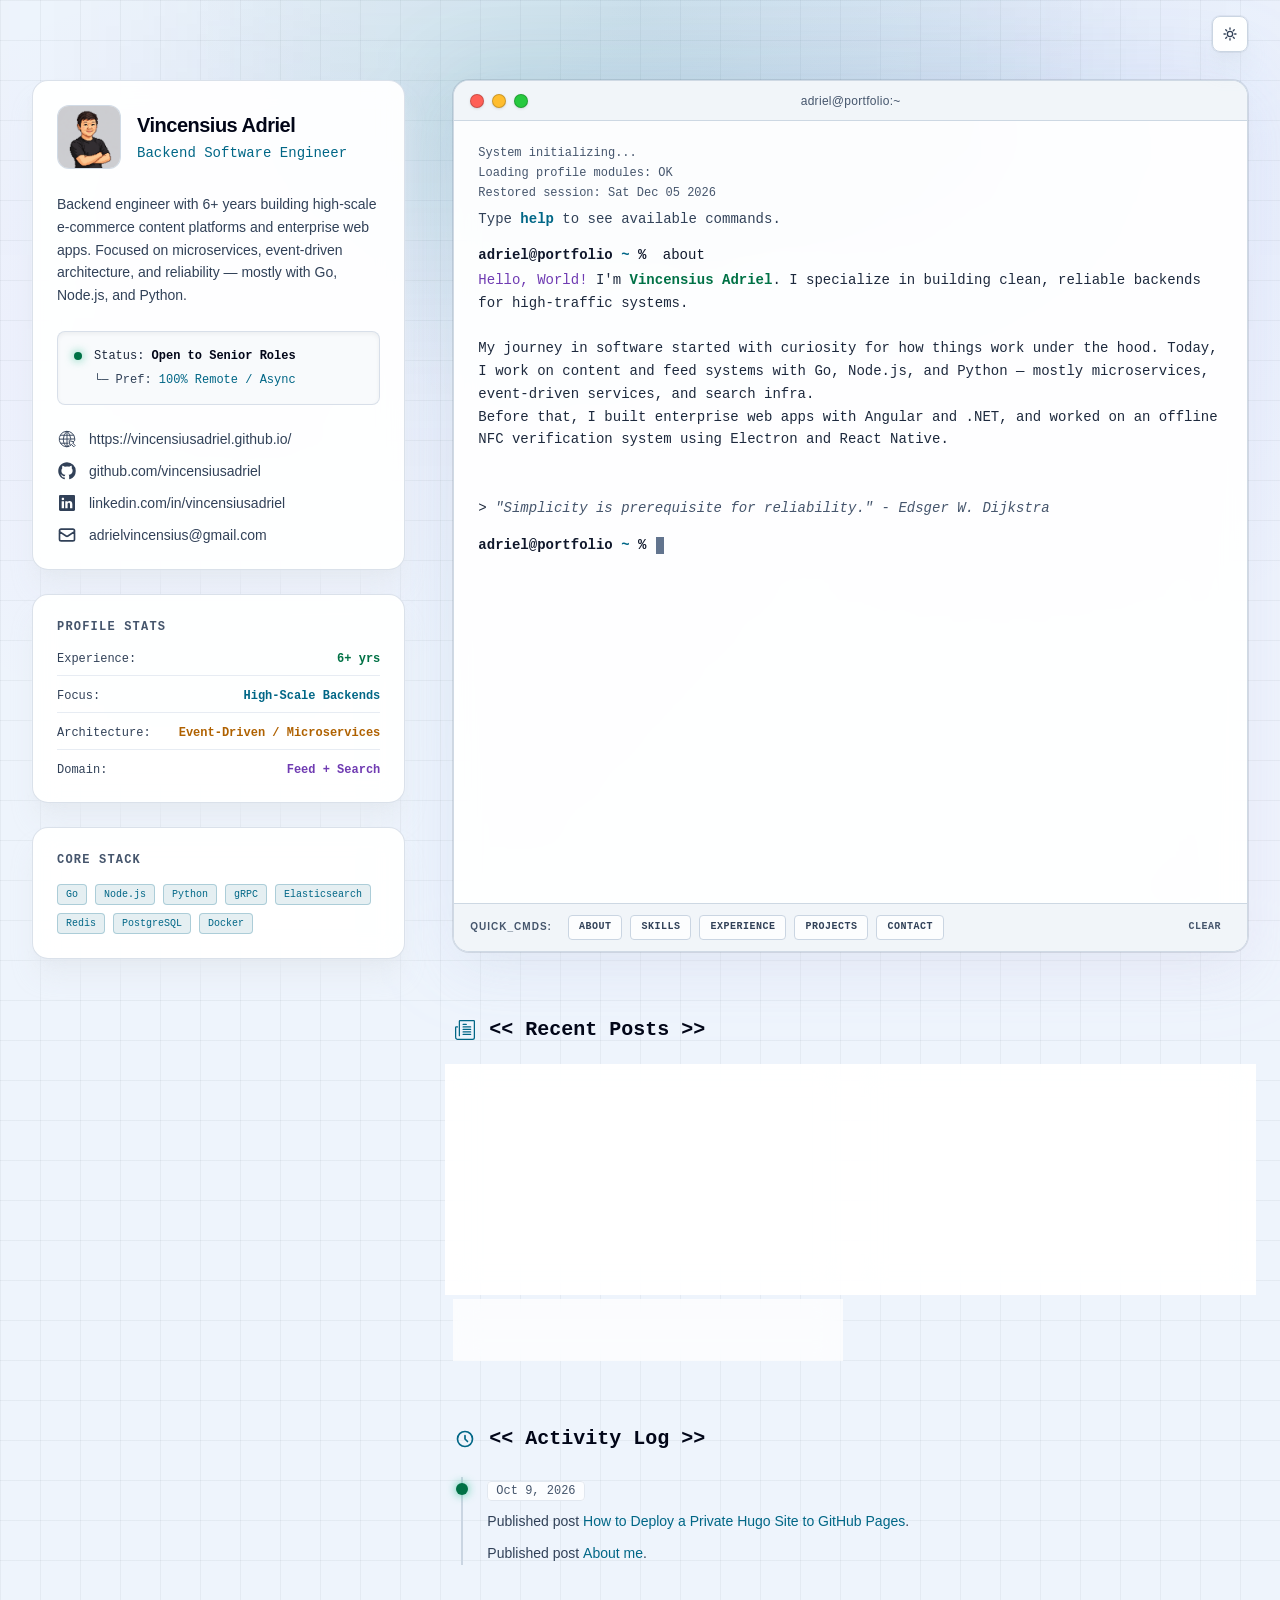
<file: index.html>
<!doctype html><html lang=en-us class=scroll-smooth x-data=themeToggle><head><meta name=generator content="Hugo 0.167.0"><meta charset=utf-8><meta name=viewport content="width=device-width,initial-scale=1"><meta name=color-scheme content="light dark"><title>Adriel's Portfolio</title><script src=/js/theme-scheme.728cc794b20914082a57bfe51ceb73a14cff2437c23c5c0ee3c2f0db88906d94.js integrity="sha256-cozHlLIJFAgqV7/lHOtzoUz/JDfCPFwO48Lw24iQbZQ=" crossorigin=anonymous></script><link rel=stylesheet href=/css/main.86b9f40b6a0e0cc98c6767ea21fa5c7d27d478be75fdd1663c678f2e48030283.css integrity="sha256-hrn0C2oODMmMZ2fqIfpcfSfUeL51/dFmPGePLkgDAoM=" crossorigin=anonymous><link rel=stylesheet href=/css/custom.788d962f2669d2a317c4f054971b04730b4ef89d23a3e83741158819b997ad4b.css integrity="sha256-eI2WLyZp0qMXxPBUlxsEcwtO+J0jo+g3QRWIGbmXrUs=" crossorigin=anonymous><script src=/js/main.cb27074bf61345f2470e300a818c52a4f5abc2df62e62c7552f097a1ec1d8359.js integrity="sha256-yycHS/YTRfJHDjAKgYxSpPWrwt9i5ix1UvCXoewdg1k=" crossorigin=anonymous defer></script></head><body class="min-h-screen bg-background text-foreground"><a class=nerdy-skip-link href=#main-content>Skip to main content</a><div class="fixed right-4 top-4 z-[80] sm:right-6 lg:right-8"><button class="nerdy-icon-button shadow-xl shadow-slate-300/30 backdrop-blur-md ring-1 ring-slate-900/5 dark:shadow-black/30 dark:ring-white/10" type=button aria-label="Toggle theme" aria-pressed=false x-on:click=toggle() x-bind:aria-pressed=dark.toString() x-bind:aria-label="dark ? 'Switch to light mode' : 'Switch to dark mode'">
<span x-show=dark x-cloak><svg class="h-4 w-4" aria-hidden="true" fill="none" stroke="currentColor" viewBox="0 0 24 24" stroke-width="2"><path stroke-linecap="round" stroke-linejoin="round" d="M20.354 15.354A9 9 0 018.646 3.646 9.003 9.003.0 0012 21a9.003 9.003.0 008.354-5.646z"/></svg>
</span><span x-show=!dark x-cloak><svg class="h-4 w-4" aria-hidden="true" fill="none" stroke="currentColor" viewBox="0 0 24 24" stroke-width="2"><path stroke-linecap="round" stroke-linejoin="round" d="M12 3v2m0 14v2m9-9h-2M5 12H3m15.364-6.364L16.95 7.05m-9.9 9.9-1.414 1.414m12.728.0-1.414-1.414m-9.9-9.9L5.636 5.636M12 8a4 4 0 100 8 4 4 0 000-8z"/></svg></span></button></div><main id=main-content tabindex=-1 class=w-full><div class="nerdy-page-surface nerdy-page-surface--home"><div class=nerdy-ambient-bg></div><div class=nerdy-top-glow></div><div class="nerdy-container pt-16 lg:pt-20"><div class="grid grid-cols-1 items-start gap-8 lg:grid-cols-12 lg:gap-12"><aside class="nerdy-sticky-sidebar lg:sticky lg:top-12 lg:col-span-4 lg:h-fit lg:self-start"><div class="flex flex-col gap-6"><section class=nerdy-sidebar-card><div class="mb-6 flex items-center gap-4"><div class="flex h-16 w-16 shrink-0 items-center justify-center overflow-hidden rounded-xl border border-slate-300/80 bg-slate-100/90 dark:border-slate-600 dark:bg-slate-900/70"><img class="h-full w-full object-cover" src=/images/81ce3317-8863-48f0-b924-30c2b5a42c04.png alt="Vincensius Adriel" width=1254 height=1254 loading=eager decoding=async fetchpriority=high></div><div><h1 class="text-xl font-bold tracking-tight text-slate-950 dark:text-white">Vincensius Adriel</h1><p class="mt-1 font-mono text-sm text-accent-cyan">Backend Software Engineer</p></div></div><p class="mb-6 text-sm leading-relaxed nerdy-muted">Backend engineer with 6+ years building high-scale e-commerce content platforms and enterprise web apps. Focused on microservices, event-driven architecture, and reliability — mostly with Go, Node.js, and Python.</p><div class="mb-6 flex flex-col gap-2 rounded-lg border border-slate-300/70 bg-slate-50/95 p-4 font-mono text-xs shadow-inner dark:border-slate-700 dark:bg-slate-900/45"><div class="flex items-center gap-3"><span class="h-2 w-2 animate-pulse rounded-full bg-accent-emerald shadow-[0_0_10px_rgba(16,185,129,0.75)]"></span>
<span class="text-slate-800 dark:text-slate-300">Status: <span class="font-bold text-slate-950 dark:text-white">Open to Senior Roles</span></span></div><div class="pl-5 nerdy-muted">└─ Pref: <span class=text-accent-cyan>100% Remote / Async</span></div></div><div class="flex flex-col gap-3"><a class="group flex items-center gap-3 text-sm nerdy-muted transition-colors hover:text-slate-950 dark:hover:text-white" href=https://vincensiusadriel.github.io/ target=_blank rel="noopener noreferrer"><span class="transition-colors group-hover:text-accent-cyan"><svg class="h-5 w-5" aria-hidden="true" viewBox="0 0 64 64" stroke-width="3" stroke="currentColor" fill="none"><path d="M39.93 55.72A24.86 24.86.0 1156.86 32.15a37.24 37.24.0 01-.73 6"/><path d="M37.86 51.1A47 47 0 0132 56.7"/><path d="M32 7A34.14 34.14.0 0143.57 30a34.07 34.07.0 01.09 4.85"/><path d="M32 7A34.09 34.09.0 0020.31 32.46c0 16.2 7.28 21 11.66 24.24"/><line x1="10.37" y1="19.9" x2="53.75" y2="19.9"/><line x1="32" y1="6.99" x2="32" y2="56.7"/><line x1="11.05" y1="45.48" x2="37.04" y2="45.48"/><line x1="7.14" y1="32.46" x2="56.86" y2="31.85"/><path d="M53.57 57 58 52.56l-8-8 4.55-2.91a.38.38.0 00-.12-.7L39.14 37.37a.39.39.0 00-.46.46L42 53.41a.39.39.0 00.71.13L45.57 49z"/></svg></span>
https://vincensiusadriel.github.io/
</a><a class="group flex items-center gap-3 text-sm nerdy-muted transition-colors hover:text-slate-950 dark:hover:text-white" href=https://github.com/vincensiusadriel target=_blank rel="noopener noreferrer"><span class="transition-colors group-hover:text-accent-cyan"><svg class="h-5 w-5" aria-hidden="true" viewBox="0 0 16 16" fill="none"><path fill="currentColor" fill-rule="evenodd" d="M8 1C4.133 1 1 4.13 1 7.993c0 3.09 2.006 5.71 4.787 6.635.35.064.478-.152.478-.337.0-.166-.006-.606-.01-1.19-1.947.423-2.357-.937-2.357-.937-.319-.808-.778-1.023-.778-1.023-.635-.434.048-.425.048-.425.703.05 1.073.72 1.073.72.624 1.07 1.638.76 2.037.582.063-.452.244-.76.444-.935-1.554-.176-3.188-.776-3.188-3.456.0-.763.273-1.388.72-1.876-.072-.177-.312-.888.07-1.85.0.0.586-.189 1.924.716A6.711 6.711.0 018 4.381c.595.003 1.194.08 1.753.236 1.336-.905 1.923-.717 1.923-.717.382.963.142 1.674.07 1.85.448.49.72 1.114.72 1.877.0 2.686-1.638 3.278-3.197 3.45.251.216.475.643.475 1.296.0.934-.009 1.688-.009 1.918.0.187.127.404.482.336A6.996 6.996.0 0015 7.993 6.997 6.997.0 008 1z" clip-rule="evenodd"/></svg></span>
github.com/vincensiusadriel
</a><a class="group flex items-center gap-3 text-sm nerdy-muted transition-colors hover:text-slate-950 dark:hover:text-white" href=https://linkedin.com/in/vincensiusadriel target=_blank rel="noopener noreferrer"><span class="transition-colors group-hover:text-accent-cyan"><svg class="h-5 w-5" aria-hidden="true" viewBox="2 2 20 20" fill="none"><path d="M18.72 3.99997H5.37C5.19793 3.99191 5.02595 4.01786 4.86392 4.07635 4.70189 4.13484 4.55299 4.22471 4.42573 4.34081 4.29848 4.45692 4.19537 4.59699 4.12232 4.75299 4.04927 4.909 4.0077 5.07788 4 5.24997V18.63C4.01008 18.9901 4.15766 19.3328 4.41243 19.5875 4.6672 19.8423 5.00984 19.9899 5.37 20H18.72C19.0701 19.9844 19.4002 19.8322 19.6395 19.5761 19.8788 19.32 20.0082 18.9804 20 18.63V5.24997C20.0029 5.08247 19.9715 4.91616 19.9078 4.76122 19.8441 4.60629 19.7494 4.466 19.6295 4.34895 19.5097 4.23191 19.3672 4.14059 19.2108 4.08058 19.0544 4.02057 18.8874 3.99314 18.72 3.99997zM9 17.34H6.67V10.21H9v7.13zM7.89 9.12997C7.72741 9.13564 7.5654 9.10762 7.41416 9.04768 7.26291 8.98774 7.12569 8.89717 7.01113 8.78166 6.89656 8.66615 6.80711 8.5282 6.74841 8.37647 6.6897 8.22474 6.66301 8.06251 6.67 7.89997 6.66281 7.73567 6.69004 7.57169 6.74995 7.41854 6.80986 7.26538 6.90112 7.12644 7.01787 7.01063 7.13463 6.89481 7.2743 6.80468 7.42793 6.74602 7.58157 6.68735 7.74577 6.66145 7.91 6.66997 8.07259 6.66431 8.2346 6.69232 8.38584 6.75226 8.53709 6.8122 8.67431 6.90277 8.78887 7.01828c.114570000000001.11551.20402.25346.26272.40519C9.1103 7.5752 9.13699 7.73743 9.13 7.89997 9.13719 8.06427 9.10996 8.22825 9.05005 8.3814 8.99014 8.53456 8.89888 8.6735 8.78213 8.78931 8.66537 8.90513 8.5257 8.99526 8.37207 9.05392 8.21843 9.11259 8.05423 9.13849 7.89 9.12997zM17.34 17.34H15v-3.9c0-.93-.33-1.57-1.16-1.57C13.5822 11.8722 13.3313 11.9541 13.1219 12.1045 12.9124 12.2549 12.7546 12.4664 12.67 12.71 12.605 12.8926 12.5778 13.0865 12.59 13.28v4.06h-2.3V10.21h2.3v1C12.7945 10.8343 13.0988 10.5225 13.4694 10.3089 13.84 10.0954 14.2624 9.98848 14.69 9.99997c1.51.0 2.65 1.00003 2.65 3.13003v4.21z" fill="currentColor"/></svg>
</span>linkedin.com/in/vincensiusadriel
</a><a class="group flex items-center gap-3 text-sm nerdy-muted transition-colors hover:text-slate-950 dark:hover:text-white" href=mailto:adrielvincensius@gmail.com><span class="transition-colors group-hover:text-accent-cyan"><svg class="h-5 w-5" aria-hidden="true" fill="none" stroke="currentColor" viewBox="0 0 24 24" stroke-width="2"><path stroke-linecap="round" stroke-linejoin="round" d="M3 8l7.89 5.26a2 2 0 002.22.0L21 8M5 19h14a2 2 0 002-2V7a2 2 0 00-2-2H5A2 2 0 003 7v10a2 2 0 002 2z"/></svg>
</span>adrielvincensius@gmail.com</a></div></section><section class=nerdy-sidebar-card><h2 class="mb-4 font-mono text-xs font-bold uppercase tracking-widest nerdy-muted-soft">Profile Stats</h2><div class="space-y-3 font-mono text-xs"><div class="flex items-center justify-between gap-4 border-b border-slate-200/80 pb-2 last:border-b-0 last:pb-0 dark:border-slate-700/50"><span class=nerdy-muted>Experience:</span>
<span class="text-right font-bold text-accent-emerald">6+ yrs</span></div><div class="flex items-center justify-between gap-4 border-b border-slate-200/80 pb-2 last:border-b-0 last:pb-0 dark:border-slate-700/50"><span class=nerdy-muted>Focus:</span>
<span class="text-right font-bold text-accent-cyan">High-Scale Backends</span></div><div class="flex items-center justify-between gap-4 border-b border-slate-200/80 pb-2 last:border-b-0 last:pb-0 dark:border-slate-700/50"><span class=nerdy-muted>Architecture:</span>
<span class="text-right font-bold text-accent-amber">Event-Driven / Microservices</span></div><div class="flex items-center justify-between gap-4 border-b border-slate-200/80 pb-2 last:border-b-0 last:pb-0 dark:border-slate-700/50"><span class=nerdy-muted>Domain:</span>
<span class="text-right font-bold text-accent-purple">Feed + Search</span></div></div></section><section class=nerdy-sidebar-card><h2 class="mb-4 font-mono text-xs font-bold uppercase tracking-widest nerdy-muted-soft">Core Stack</h2><div class="flex flex-wrap gap-2"><span class="nerdy-chip nerdy-chip-cyan">Go</span>
<span class="nerdy-chip nerdy-chip-cyan">Node.js</span>
<span class="nerdy-chip nerdy-chip-cyan">Python</span>
<span class="nerdy-chip nerdy-chip-cyan">gRPC</span>
<span class="nerdy-chip nerdy-chip-cyan">Elasticsearch</span>
<span class="nerdy-chip nerdy-chip-cyan">Redis</span>
<span class="nerdy-chip nerdy-chip-cyan">PostgreSQL</span>
<span class="nerdy-chip nerdy-chip-cyan">Docker</span></div></section></div></aside><div class="flex flex-col gap-8 lg:col-span-8"><div class="relative font-mono text-sm text-slate-900 dark:text-slate-100"><div class="absolute -inset-4 -z-10 rounded-[2rem] bg-gradient-to-br from-accent-cyan/10 via-indigo-300/8 to-fuchsia-300/8 blur-2xl dark:from-accent-cyan/20 dark:via-indigo-500/10 dark:to-fuchsia-500/15"></div><div class="flex w-full flex-col overflow-hidden rounded-2xl border border-slate-300/90 bg-white/95 shadow-2xl shadow-slate-300/30 ring-1 ring-slate-900/10 backdrop-blur-md transition-all duration-200 dark:border-slate-700/80 dark:bg-slate-950/95 dark:shadow-black/30 dark:ring-black/50" x-bind:class="isFullscreen ? 'fixed inset-3 z-[60] h-auto min-h-0 max-h-none !w-auto sm:inset-6' : 'relative z-10 h-[540px] min-h-[540px] max-h-[540px]'" x-data='terminalPortfolio({"autoCommand":"about","directory":"~","host":"portfolio","user":"adriel"})' x-on:theme-changed.window=recordThemeChange($event.detail.dark) x-on:keydown.escape.window=exitFullscreen() x-on:click=focusInput() x-cloak><div class="relative flex h-10 shrink-0 items-center gap-2 border-b border-slate-300/90 bg-slate-100/95 px-4 dark:border-slate-700/80 dark:bg-slate-800"><div class="group/traffic flex items-center gap-2"><div class="h-3.5 w-3.5 rounded-full border border-black/20 bg-[#ff5f56] shadow-sm"></div><div class="h-3.5 w-3.5 rounded-full border border-black/20 bg-[#ffbd2e] shadow-sm"></div><button class="group/maximize relative h-3.5 w-3.5 rounded-full border border-black/20 bg-[#27c93f] shadow-sm" type=button x-bind:title="isFullscreen ? 'Exit fullscreen' : 'Maximize terminal'" x-bind:aria-label="isFullscreen ? 'Exit fullscreen' : 'Maximize terminal'" x-on:click.stop=toggleFullscreen()>
<span class="absolute left-1/2 top-1/2 h-[1.5px] w-1.5 -translate-x-1/2 -translate-y-1/2 rounded bg-transparent transition-colors group-hover/traffic:bg-black/70 group-hover/maximize:bg-black/70"></span>
<span class="absolute left-1/2 top-1/2 h-1.5 w-[1.5px] -translate-x-1/2 -translate-y-1/2 rounded bg-transparent transition-colors group-hover/traffic:bg-black/70 group-hover/maximize:bg-black/70" x-show=!isFullscreen></span></button></div><div class="pointer-events-none absolute inset-x-0 text-center font-sans text-xs font-medium tracking-wide text-slate-600 dark:text-slate-400">adriel@portfolio:~</div></div><div class="min-h-0 flex-1 overflow-y-auto scroll-smooth p-4 text-slate-900 dark:text-slate-100 md:p-6" x-ref=container role=log aria-live=polite aria-atomic=false aria-label="Terminal output"><div class=w-full><template x-for="(entry, index) in history" :key=index><div><div class=mb-1 x-show="entry.type === 'command'"><span class="mr-2 font-bold text-slate-900 dark:text-slate-100"><span x-text="`${prompt.user}@${prompt.host}`"></span>
<span class=text-accent-cyan x-text=prompt.directory></span>
%
</span><span class="text-slate-900 dark:text-slate-100" x-text=entry.command></span></div><div x-show="entry.type === 'output'" x-html=entry.html></div></div></template></div><div class="relative mt-2 flex cursor-text items-center" x-on:click.stop=focusInput()><span class="mr-2 font-bold text-slate-900 dark:text-slate-100"><span x-text="`${prompt.user}@${prompt.host}`"></span>
<span class=text-accent-cyan x-text=prompt.directory></span>
%
</span><span class="whitespace-pre text-slate-900 dark:text-slate-100" x-text=input></span>
<span class="ml-0.5 block h-[1.2em] w-2 animate-pulse bg-slate-500 dark:bg-slate-400"></span>
<input class="absolute left-0 top-0 h-full w-full cursor-text border-none bg-transparent text-transparent opacity-0 outline-none ring-0" type=text aria-label="Terminal command input" autocomplete=off spellcheck=false x-ref=input x-model=input x-on:keydown.enter.prevent=submit() x-bind:disabled=isProcessing></div></div><div class="hide-scrollbar flex h-12 shrink-0 items-center gap-2 overflow-x-auto whitespace-nowrap border-t border-slate-300/90 bg-slate-100/95 px-4 dark:border-slate-700/80 dark:bg-slate-800/50"><div class="mr-2 hidden select-none font-sans text-[10px] font-bold uppercase tracking-widest text-slate-600 dark:text-slate-500 sm:block">Quick_Cmds:</div><template x-for="command in quickCommands" :key=command.name><button class="rounded border border-slate-300 bg-white/80 px-2.5 py-1 font-mono text-[10px] font-bold uppercase tracking-wider text-slate-700 transition-colors hover:border-accent-cyan/40 hover:bg-white hover:text-accent-cyan active:scale-95 dark:border-slate-600 dark:bg-slate-700/50 dark:text-slate-300 dark:hover:bg-slate-600" type=button x-text=command.label x-bind:aria-label="`Run terminal command: ${command.label}`" x-on:click.stop=runQuickCommand(command.name)></button>
</template><button class="ml-auto rounded bg-transparent px-2.5 py-1 font-mono text-[10px] font-bold uppercase tracking-wider text-slate-600 transition-colors hover:bg-slate-100 hover:text-accent-cyan active:scale-95 dark:text-slate-400 dark:hover:bg-slate-700/50" type=button aria-label="Clear terminal output" x-on:click.stop="runQuickCommand('clear')">Clear</button></div><div class=hidden aria-hidden=true><template data-terminal-command=help data-label=Help data-description="List available commands" data-weight=0><pre class="font-mono whitespace-pre-wrap leading-relaxed">Available commands:
  <span class="font-bold text-accent-cyan">about</span>       <span class=nerdy-muted>- Information about me</span>
  <span class="font-bold text-accent-cyan">skills</span>      <span class=nerdy-muted>- My technical stack</span>
  <span class="font-bold text-accent-cyan">experience</span>  <span class=nerdy-muted>- Professional work history</span>
  <span class="font-bold text-accent-cyan">projects</span>    <span class=nerdy-muted>- View my portfolio projects</span>
  <span class="font-bold text-accent-cyan">contact</span>     <span class=nerdy-muted>- How to reach me</span>
  <span class="font-bold text-accent-cyan">clear</span>       <span class=nerdy-muted>- Clear terminal output</span>
  <span class="font-bold text-accent-cyan">whoami</span>      <span class=nerdy-muted>- Print current user</span>
  <span class="font-bold text-accent-cyan">date</span>        <span class=nerdy-muted>- Display current system date</span>
  <span class="font-bold text-accent-cyan">echo</span>        <span class=nerdy-muted>- Print text back to the terminal</span>
  <span class="font-bold text-accent-cyan">sudo</span>        <span class=nerdy-muted>- Try elevated privileges</span></pre></template><template data-terminal-command=whoami data-label=Whoami data-description="Print current user" data-weight=90><pre class="font-mono whitespace-pre-wrap leading-relaxed"><span class=text-accent-amber>adriel</span></pre></template><template data-terminal-command=about data-label=About data-description="Information about me" data-quick=true data-weight=10><pre class="font-mono whitespace-pre-wrap leading-relaxed"><span class=text-accent-purple>Hello, World!</span> I'm <span class="font-bold text-accent-emerald">Vincensius Adriel</span>. I specialize in building clean, reliable backends for high-traffic systems.

My journey in software started with curiosity for how things work under the hood. Today, I work on content and feed systems with Go, Node.js, and Python — mostly microservices, event-driven services, and search infra.
Before that, I built enterprise web apps with Angular and .NET, and worked on an offline NFC verification system using Electron and React Native.


&gt; <span class="italic nerdy-muted-soft">"Simplicity is prerequisite for reliability." - Edsger W. Dijkstra</span>
</pre></template><template data-terminal-command=contact data-label=Contact data-description="How to reach me" data-quick=true data-weight=50><pre class="font-mono whitespace-pre-wrap leading-relaxed">Based in Indonesia.

<span class=text-accent-cyan>   Email : </span><a class="pointer-events-auto relative z-50 text-accent-amber underline" href=mailto:adrielvincensius@gmail.com>adrielvincensius@gmail.com</a>
<span class=text-accent-cyan>  GitHub : </span><a class="pointer-events-auto relative z-50 nerdy-link underline" href=https://github.com/vincensiusadriel target=_blank rel="noopener noreferrer">https://github.com/vincensiusadriel</a>
<span class=text-accent-cyan>LinkedIn : </span><a class="pointer-events-auto relative z-50 nerdy-link underline" href=https://www.linkedin.com/in/vincensius-adriel-b830a6172/ target=_blank rel="noopener noreferrer">https://www.linkedin.com/in/vincensius-adriel-b830a6172/</a>

For professional inquiries, feel free to get in touch.</pre></template><template data-terminal-command=experience data-label=Experience data-description="Professional work history" data-quick=true data-weight=30><pre class="font-mono whitespace-pre-wrap leading-relaxed"><span class="font-bold text-accent-emerald">Software Engineer, Content and Feed Backend</span> @ <span class=text-accent-purple>Tokopedia (ByteDance)</span>
<span class="text-sm nerdy-muted-soft">August 2021 - July 2026</span>
<span class=text-accent-amber>-</span> Led a secure object-storage migration end to end, building an automated Go migrator with AWS Athena and NSQ, monitoring 56 active buckets, backfilling 1.3 billion files, and executing a seamless read/write cutover from AWS to the target cloud.
<span class=text-accent-amber>-</span> Designed and implemented a builder-based recommendation architecture with reusable filtering, ranking, post-processing, and criteria components, reducing new-use-case implementation from 3 story points to 1 and infrastructure costs by approximately $960 per month.
<span class=text-accent-amber>-</span> Led backend projects within a 19-member team and mentored 4 engineers through code and design reviews, including 67 merge-request reviews in 2025.
<span class=text-accent-amber>-</span> Engineered and scaled core backend services for Tokopedia Play short-video and feed experiences, supporting ~2,000 QPS for content views and ~300 QPS for content and video write synchronization.
<span class=text-accent-amber>-</span> Optimized Elasticsearch queries across Tokopedia content pages, reducing average latency from 1.2 seconds to 500 ms, and migrated search and recommendation flows to a high-availability client to resolve replication lag and deadlocks.
<span class=text-accent-amber>-</span> Delivered campaign integrations between Tokopedia and TikTok Shop that supported up to 1,000 RPS at peak, using event sourcing and failover mechanisms.
<span class=text-accent-amber>-</span> Led an ad-content migration with product, data science, and data engineering teams, designing a scheduled Hive-to-MySQL pipeline that processed up to 1 million items daily for GMV-generating content.

<span class="font-bold text-accent-emerald">Full Stack Developer</span> @ <span class=text-accent-purple>PT Adicipta Inovasi Teknologi (AdIns)</span>
<span class="text-sm nerdy-muted-soft">February 2020 - August 2021</span>
<span class=text-accent-amber>-</span> Built enterprise financial applications for a large multi-finance client using Angular and .NET Framework.
<span class=text-accent-amber>-</span> Migrated legacy ASP.NET components in the Internal Journal Engine and Asset Management System to Angular and .NET Core as part of a core-systems modernization.
<span class=text-accent-amber>-</span> Built a Learning Management System with real-time course booking, learner dashboards, certificate management, and certification tracking using Node.js, Socket.IO, and Vue.js.

</pre></template><template data-terminal-command=projects data-label=Projects data-description="View my portfolio projects" data-quick=true data-weight=40><pre class="font-mono whitespace-pre-wrap leading-relaxed"><span class=text-accent-purple>1.</span> <span class="font-bold text-accent-cyan">Offline NFC Certification Verification System</span> <span class="nerdy-chip nerdy-chip-purple align-middle uppercase">Contract</span>
   <span class=text-accent-cyan>Role:</span> Software Engineer (Part-time Contract), PT Delta Delapan | March 2023 - July 2023
   <span class=text-accent-cyan>Tech:</span> Electron.js, Vue, Node.js, React Native, NDEF, SQL Server
   <span class=text-accent-cyan>Desc:</span> Designed for Kalimantan Nitrate Indonesia and used by 100&#43; employees in limited-connectivity industrial environments, enabling offline identity and safety certification validation at checkpoints.

</pre></template><template data-terminal-command=skills data-label=Skills data-description="My technical stack" data-quick=true data-weight=20><pre class="font-mono whitespace-pre-wrap leading-relaxed">{
  <span class=text-accent-emerald>"languages"</span>: [<span class=text-accent-amber>"Go"</span>, <span class=text-accent-amber>"C#"</span>, <span class=text-accent-amber>"Python"</span>, <span class=text-accent-amber>"JavaScript"</span>, <span class=text-accent-amber>"TypeScript"</span>],
  <span class=text-accent-emerald>"backend_apis"</span>: [<span class=text-accent-amber>".NET Framework/Core"</span>, <span class=text-accent-amber>"Node.js"</span>, <span class=text-accent-amber>"fasthttp"</span>, <span class=text-accent-amber>"Kitex"</span>, <span class=text-accent-amber>"gRPC"</span>, <span class=text-accent-amber>"Protocol Buffers"</span>, <span class=text-accent-amber>"REST APIs"</span>, <span class=text-accent-amber>"WebSockets"</span>],
  <span class=text-accent-emerald>"data_cloud"</span>: [<span class=text-accent-amber>"Elasticsearch"</span>, <span class=text-accent-amber>"Redis"</span>, <span class=text-accent-amber>"PostgreSQL"</span>, <span class=text-accent-amber>"MySQL"</span>, <span class=text-accent-amber>"SQL Server"</span>, <span class=text-accent-amber>"Hive"</span>, <span class=text-accent-amber>"AWS Athena"</span>, <span class=text-accent-amber>"AWS S3"</span>],
  <span class=text-accent-emerald>"messaging_architecture"</span>: [<span class=text-accent-amber>"RabbitMQ"</span>, <span class=text-accent-amber>"NSQ"</span>],
  <span class=text-accent-emerald>"systems"</span>: [<span class=text-accent-amber>"distributed systems"</span>, <span class=text-accent-amber>"recommendation systems"</span>, <span class=text-accent-amber>"event sourcing"</span>, <span class=text-accent-amber>"microservices"</span>],
  <span class=text-accent-emerald>"infrastructure_delivery"</span>: [<span class=text-accent-amber>"Docker"</span>, <span class=text-accent-amber>"Jenkins"</span>, <span class=text-accent-amber>"CI/CD"</span>, <span class=text-accent-amber>"observability"</span>, <span class=text-accent-amber>"performance tuning"</span>, <span class=text-accent-amber>"Linux/SSH"</span>]
}</pre></template></div></div></div><section class=mt-8 id=recent-posts><div class=nerdy-section-heading><span class="flex h-6 w-6 shrink-0 items-center justify-center text-accent-cyan" style=color:var(--accent-cyan)><svg class="h-5 w-5" aria-hidden="true" viewBox="0 0 32 32" fill="none"><g clip-path="url(#clip0_901_889)"><path d="M7 25V2.005S7 1 8 1H30S31 1.005 31 2.005v26S31 31 28 31H4S1 31.005 1 27.005v-15S1 11 2 11H4m9-4h5m-5 4H25M13 15H25M13 19H25M13 23H25" stroke="currentColor" stroke-width="2" stroke-linecap="round" stroke-linejoin="round"/></g><defs><clipPath id="clip0_901_889"><rect width="32" height="32" fill="#fff"/></clipPath></defs></svg></span><h2 class=nerdy-section-title>&lt;&lt; Recent Posts >></h2></div><div class="grid grid-cols-1 gap-4 sm:grid-cols-2"><a class="group nerdy-card nerdy-card-hover nerdy-card-accent-cyan relative block overflow-hidden p-5" href=/posts/how_to/hugo/deploy-hugo-sites-to-github-pages/><time class="mb-2 block font-mono text-xs nerdy-muted-soft" datetime=2026-10-09>2026-10-09</time><h3 class="mb-2 text-lg font-semibold nerdy-card-title nerdy-title-accent-cyan">How to Deploy a Private Hugo Site to GitHub Pages</h3><p class="mb-4 line-clamp-2 text-sm leading-6 nerdy-muted">Build a Hugo site in a private repository and publish only its generated files through a public GitHub Pages repository.</p><div class="flex flex-wrap gap-2"><span class="nerdy-chip nerdy-chip-cyan">#hugo</span>
<span class="nerdy-chip nerdy-chip-cyan">#github-pages</span>
<span class="nerdy-chip nerdy-chip-cyan">#github-actions</span></div></a><a class="group nerdy-card nerdy-card-hover nerdy-card-accent-cyan relative block overflow-hidden p-5" href=/posts/profile/about_me/about_me/><time class="mb-2 block font-mono text-xs nerdy-muted-soft" datetime=2026-10-09>2026-10-09</time><h3 class="mb-2 text-lg font-semibold nerdy-card-title nerdy-title-accent-cyan">About me</h3><p class="mb-4 line-clamp-2 text-sm leading-6 nerdy-muted">Senior backend software engineer with 6+ years of experience building and scaling high-throughput e-commerce systems.</p><div class="flex flex-wrap gap-2"><span class="nerdy-chip nerdy-chip-cyan">#profile</span>
<span class="nerdy-chip nerdy-chip-cyan">#about-me</span></div></a><a class="group flex items-center justify-center nerdy-card-dashed p-5" href=/posts/><span class="font-mono text-sm nerdy-muted transition-colors group-hover:text-accent-cyan">View all posts -></span></a></div></section><section class="mb-4 mt-8" id=activity-logs><div class=nerdy-section-heading><span class="flex h-6 w-6 shrink-0 items-center justify-center text-accent-cyan" style=color:var(--accent-cyan)><svg class="h-5 w-5" aria-hidden="true" fill="none" stroke="currentColor" viewBox="0 0 24 24" stroke-width="2"><path stroke-linecap="round" stroke-linejoin="round" d="M12 8v4l3 3m6-3A9 9 0 113 12a9 9 0 0118 0z"/></svg></span><h2 class=nerdy-section-title>&lt;&lt; Activity Log >></h2></div><div class="relative ml-2 space-y-6 border-l-2 border-slate-300 pl-6 dark:border-slate-700"><article class=relative><span class="absolute -left-[31px] top-1.5 h-3 w-3 rounded-full bg-accent-emerald shadow-[0_0_10px_rgba(16,185,129,0.75)]"></span>
<time class="rounded border border-slate-200 bg-white/80 px-2 py-0.5 font-mono text-xs nerdy-muted-soft dark:border-slate-700 dark:bg-slate-800" datetime=2026-10-09>Oct 9, 2026</time><div class="mt-2 space-y-2 text-sm leading-6 text-slate-700 dark:text-slate-300"><p>Published post <a class=nerdy-link href=/posts/how_to/hugo/deploy-hugo-sites-to-github-pages/>How to Deploy a Private Hugo Site to GitHub Pages</a>.</p><p>Published post <a class=nerdy-link href=/posts/profile/about_me/about_me/>About me</a>.</p></div></article></div></section></div></div></div></div></main></body></html>
</file>
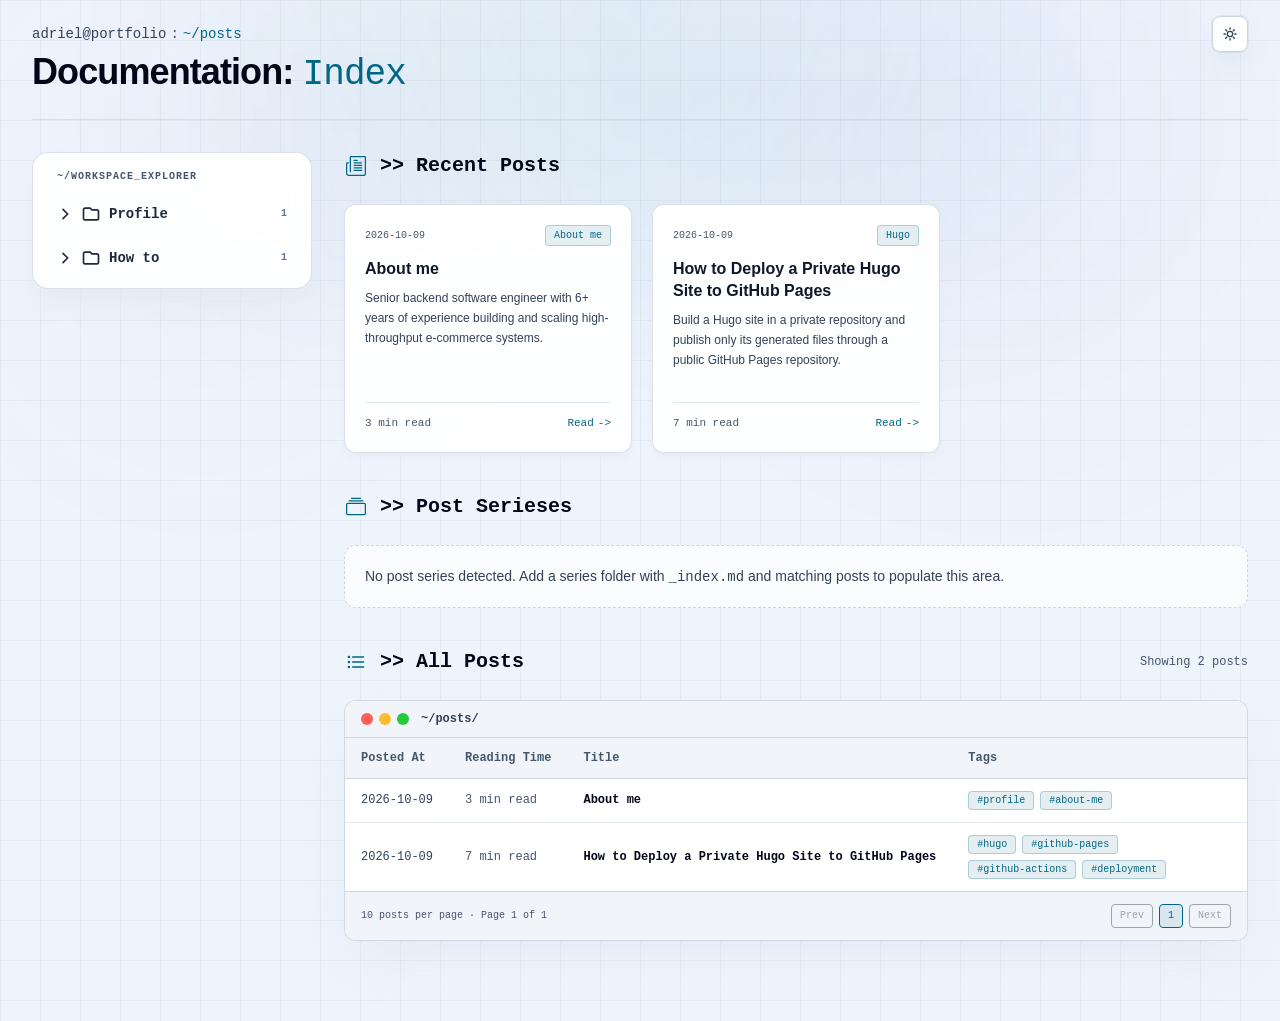
<file: posts/index.html>
<!doctype html><html lang=en-us class=scroll-smooth x-data=themeToggle><head><meta charset=utf-8><meta name=viewport content="width=device-width,initial-scale=1"><meta name=color-scheme content="light dark"><title>Documentation | Adriel's Portfolio</title><script src=/js/theme-scheme.728cc794b20914082a57bfe51ceb73a14cff2437c23c5c0ee3c2f0db88906d94.js integrity="sha256-cozHlLIJFAgqV7/lHOtzoUz/JDfCPFwO48Lw24iQbZQ=" crossorigin=anonymous></script><link rel=stylesheet href=/css/main.86b9f40b6a0e0cc98c6767ea21fa5c7d27d478be75fdd1663c678f2e48030283.css integrity="sha256-hrn0C2oODMmMZ2fqIfpcfSfUeL51/dFmPGePLkgDAoM=" crossorigin=anonymous><link rel=stylesheet href=/css/custom.788d962f2669d2a317c4f054971b04730b4ef89d23a3e83741158819b997ad4b.css integrity="sha256-eI2WLyZp0qMXxPBUlxsEcwtO+J0jo+g3QRWIGbmXrUs=" crossorigin=anonymous><script src=/js/main.cb27074bf61345f2470e300a818c52a4f5abc2df62e62c7552f097a1ec1d8359.js integrity="sha256-yycHS/YTRfJHDjAKgYxSpPWrwt9i5ix1UvCXoewdg1k=" crossorigin=anonymous defer></script></head><body class="min-h-screen bg-background text-foreground"><a class=nerdy-skip-link href=#main-content>Skip to main content</a><div class="fixed right-4 top-4 z-[80] sm:right-6 lg:right-8"><button class="nerdy-icon-button shadow-xl shadow-slate-300/30 backdrop-blur-md ring-1 ring-slate-900/5 dark:shadow-black/30 dark:ring-white/10" type=button aria-label="Toggle theme" aria-pressed=false x-on:click=toggle() x-bind:aria-pressed=dark.toString() x-bind:aria-label="dark ? 'Switch to light mode' : 'Switch to dark mode'">
<span x-show=dark x-cloak><svg class="h-4 w-4" aria-hidden="true" fill="none" stroke="currentColor" viewBox="0 0 24 24" stroke-width="2"><path stroke-linecap="round" stroke-linejoin="round" d="M20.354 15.354A9 9 0 018.646 3.646 9.003 9.003.0 0012 21a9.003 9.003.0 008.354-5.646z"/></svg>
</span><span x-show=!dark x-cloak><svg class="h-4 w-4" aria-hidden="true" fill="none" stroke="currentColor" viewBox="0 0 24 24" stroke-width="2"><path stroke-linecap="round" stroke-linejoin="round" d="M12 3v2m0 14v2m9-9h-2M5 12H3m15.364-6.364L16.95 7.05m-9.9 9.9-1.414 1.414m12.728.0-1.414-1.414m-9.9-9.9L5.636 5.636M12 8a4 4 0 100 8 4 4 0 000-8z"/></svg></span></button></div><main id=main-content tabindex=-1 class=w-full><div class="nerdy-page-surface nerdy-page-surface--post"><div class=nerdy-ambient-bg></div><div class=nerdy-top-glow></div><div class="nerdy-container pt-6" x-data="{ expandedSubject: '', activeTopic: '', activeTopicLabel: '', activeSubjectLabel: '', currentPage: 1, init() { const topicID = decodeURIComponent(window.location.hash.replace(/^#/, '')); if (!topicID) return; const topicLink = Array.from(this.$root.querySelectorAll('[data-topic-id]')).find((link) => link.dataset.topicId === topicID); if (!topicLink) return; this.expandedSubject = topicLink.dataset.subjectId || ''; this.activeTopic = topicID; this.activeSubjectLabel = topicLink.dataset.subjectLabel || ''; this.activeTopicLabel = topicLink.dataset.topicLabel || ''; }, openSubject(id) { this.expandedSubject = this.expandedSubject === id ? '' : id }, selectTopic(topicID, subjectID, subjectLabel, topicLabel) { this.expandedSubject = subjectID; this.activeTopic = topicID; this.activeSubjectLabel = subjectLabel; this.activeTopicLabel = topicLabel; this.currentPage = 1 }, showAll() { this.activeTopic = ''; this.activeTopicLabel = ''; this.activeSubjectLabel = ''; this.currentPage = 1 } }"><header class="mb-8 border-b border-slate-300/70 pb-6 dark:border-slate-700"><div class=min-w-0><div class="mb-2 flex flex-wrap items-center gap-1 font-mono text-xs nerdy-muted-soft md:text-sm"><a class="nerdy-muted transition-colors hover:text-slate-950 hover:underline dark:hover:text-white" href=/>adriel@portfolio</a><span>:</span><a class="text-accent-cyan transition-colors hover:underline" href=/posts/>~/posts</a><span x-show=activeTopic x-cloak>/</span><span class=text-accent-purple x-show=activeTopic x-text=activeSubjectLabel x-cloak></span><span x-show=activeTopic x-cloak>/</span><a class="text-accent-amber transition-colors hover:underline" x-show=activeTopic x-bind:href="'#' + activeTopic" x-text=activeTopicLabel x-cloak></a></div><h1 class="text-2xl font-bold tracking-tight text-slate-950 dark:text-white md:text-4xl">Documentation: <span class="font-mono font-medium text-accent-cyan">Index</span></h1></div></header><div class="grid grid-cols-1 items-start gap-8 lg:grid-cols-12"><aside class="nerdy-sticky-sidebar lg:sticky lg:top-6 lg:col-span-3" x-data="{ workspaceOpen: false }"><div class=nerdy-sticky-sidebar-card><button class="mb-0 flex w-full items-center justify-between gap-3 px-2 font-mono text-[10px] font-bold uppercase tracking-widest nerdy-muted-soft transition-colors hover:text-slate-950 dark:hover:text-white lg:mb-4 lg:cursor-default lg:hover:text-inherit dark:lg:hover:text-inherit" type=button x-on:click="workspaceOpen = !workspaceOpen" x-bind:aria-expanded="(workspaceOpen || window.matchMedia('(min-width: 1024px)').matches).toString()" aria-controls=workspace-explorer-nav>
<span>~/WORKSPACE_EXPLORER</span>
<svg class="h-4 w-4 shrink-0 transition-transform lg:hidden" x-bind:class="workspaceOpen ? 'rotate-0' : '-rotate-90'" fill="none" stroke="currentColor" viewBox="0 0 24 24" stroke-width="2.5" aria-hidden="true"><path stroke-linecap="round" stroke-linejoin="round" d="M19 9l-7 7-7-7"/></svg></button><nav id=workspace-explorer-nav class="mt-4 space-y-4 lg:mt-0" x-bind:class="workspaceOpen ? 'block' : 'hidden lg:block'"><div><button class=post-sidebar-subject type=button aria-expanded=false aria-controls=workspace-subject-profile x-on:click='openSubject("profile")' x-bind:aria-expanded='expandedSubject === "profile"'>
<svg class="post-sidebar-subject-chevron" fill="none" stroke="currentColor" viewBox="0 0 24 24" stroke-width="2.5" aria-hidden="true"><path stroke-linecap="round" stroke-linejoin="round" d="M19 9l-7 7-7-7"/></svg>
<svg class="h-5 w-5 shrink-0" aria-hidden="true" fill="none" stroke="currentColor" viewBox="0 0 24 24" stroke-width="2"><path stroke-linecap="round" stroke-linejoin="round" d="M3 7v10a2 2 0 002 2h14a2 2 0 002-2V9a2 2 0 00-2-2h-6l-2-2H5A2 2 0 003 7z"/></svg>
<span>Profile</span>
<span class=post-sidebar-subject-count>1</span></button><div id=workspace-subject-profile class="ml-4 mt-1 space-y-1 border-l border-slate-300/80 pl-3 dark:border-slate-700/60" x-show='expandedSubject === "profile"' x-cloak><a class="flex w-full items-center gap-2.5 rounded-lg px-2 py-1.5 text-left font-mono text-xs transition-colors" href=#subject-profile-topic-about-me x-on:click='selectTopic("subject-profile-topic-about-me", "profile", "Profile", "About me")' x-bind:class="activeTopic === &#34;subject-profile-topic-about-me&#34; ? 'bg-accent-amber/10 font-bold text-accent-amber' : 'text-slate-700 hover:bg-slate-100/90 hover:text-slate-950 dark:text-slate-400 dark:hover:bg-slate-800/50 dark:hover:text-white'" data-topic-id=subject-profile-topic-about-me data-subject-id=profile data-subject-label=Profile data-topic-label="About me"><span class="text-slate-400 dark:text-slate-600">└─</span>
<svg class="h-3.5 w-3.5 shrink-0 text-slate-500" aria-hidden="true" fill="none" stroke="currentColor" viewBox="0 0 24 24" stroke-width="2"><path stroke-linecap="round" stroke-linejoin="round" d="M19 20H5a2 2 0 01-2-2V6a2 2 0 012-2h10l6 6v10a2 2 0 01-2 2z"/><path stroke-linecap="round" stroke-linejoin="round" d="M14 4v6h6"/></svg>
<span>About me</span>
<span class="ml-auto text-[10px] text-slate-400 dark:text-slate-600">1</span></a></div></div><div><button class=post-sidebar-subject type=button aria-expanded=false aria-controls=workspace-subject-how-to x-on:click='openSubject("how-to")' x-bind:aria-expanded='expandedSubject === "how-to"'>
<svg class="post-sidebar-subject-chevron" fill="none" stroke="currentColor" viewBox="0 0 24 24" stroke-width="2.5" aria-hidden="true"><path stroke-linecap="round" stroke-linejoin="round" d="M19 9l-7 7-7-7"/></svg>
<svg class="h-5 w-5 shrink-0" aria-hidden="true" fill="none" stroke="currentColor" viewBox="0 0 24 24" stroke-width="2"><path stroke-linecap="round" stroke-linejoin="round" d="M3 7v10a2 2 0 002 2h14a2 2 0 002-2V9a2 2 0 00-2-2h-6l-2-2H5A2 2 0 003 7z"/></svg>
<span>How to</span>
<span class=post-sidebar-subject-count>1</span></button><div id=workspace-subject-how-to class="ml-4 mt-1 space-y-1 border-l border-slate-300/80 pl-3 dark:border-slate-700/60" x-show='expandedSubject === "how-to"' x-cloak><a class="flex w-full items-center gap-2.5 rounded-lg px-2 py-1.5 text-left font-mono text-xs transition-colors" href=#subject-how-to-topic-hugo x-on:click='selectTopic("subject-how-to-topic-hugo", "how-to", "How to", "Hugo")' x-bind:class="activeTopic === &#34;subject-how-to-topic-hugo&#34; ? 'bg-accent-amber/10 font-bold text-accent-amber' : 'text-slate-700 hover:bg-slate-100/90 hover:text-slate-950 dark:text-slate-400 dark:hover:bg-slate-800/50 dark:hover:text-white'" data-topic-id=subject-how-to-topic-hugo data-subject-id=how-to data-subject-label="How to" data-topic-label=Hugo><span class="text-slate-400 dark:text-slate-600">└─</span>
<svg class="h-3.5 w-3.5 shrink-0 text-slate-500" aria-hidden="true" fill="none" stroke="currentColor" viewBox="0 0 24 24" stroke-width="2"><path stroke-linecap="round" stroke-linejoin="round" d="M19 20H5a2 2 0 01-2-2V6a2 2 0 012-2h10l6 6v10a2 2 0 01-2 2z"/><path stroke-linecap="round" stroke-linejoin="round" d="M14 4v6h6"/></svg>
<span>Hugo</span>
<span class="ml-auto text-[10px] text-slate-400 dark:text-slate-600">1</span></a></div></div></nav></div></aside><main class="flex flex-col gap-10 lg:col-span-9"><div class="flex flex-col gap-10" x-show=activeTopic x-cloak><div class="flex flex-col gap-10" x-show='activeTopic === "subject-profile-topic-about-me"' x-cloak><section><div class=nerdy-section-heading><span class="flex h-6 w-6 shrink-0 items-center justify-center text-accent-cyan" style=color:var(--accent-cyan)><svg class="h-5 w-5" aria-hidden="true" viewBox="0 0 32 32" fill="none"><g clip-path="url(#clip0_901_889)"><path d="M7 25V2.005S7 1 8 1H30S31 1.005 31 2.005v26S31 31 28 31H4S1 31.005 1 27.005v-15S1 11 2 11H4m9-4h5m-5 4H25M13 15H25M13 19H25M13 23H25" stroke="currentColor" stroke-width="2" stroke-linecap="round" stroke-linejoin="round"/></g><defs><clipPath id="clip0_901_889"><rect width="32" height="32" fill="#fff"/></clipPath></defs></svg></span><h2 class=nerdy-section-title>>> Recent Posts</h2></div><div class="grid grid-cols-1 gap-5 md:grid-cols-3"><a class="group nerdy-card nerdy-card-hover nerdy-card-accent-cyan relative flex min-h-52 flex-col justify-between overflow-hidden p-5" href=/posts/profile/about_me/about_me/><div><div class="mb-3 flex items-center justify-between gap-3"><time class="font-mono text-[10px] nerdy-muted-soft" datetime=2026-10-09>2026-10-09</time>
<span class="nerdy-chip nerdy-chip-cyan">About me</span></div><h3 class="mb-2 text-base font-bold leading-snug nerdy-card-title nerdy-title-accent-cyan">About me</h3><p class="mb-4 line-clamp-3 text-xs leading-5 nerdy-muted">Senior backend software engineer with 6+ years of experience building and scaling high-throughput e-commerce systems.</p></div><div class="mt-4 flex items-center justify-between border-t border-slate-200 pt-3 font-mono text-[11px] dark:border-slate-700/50"><span class=nerdy-muted-soft>3 min read</span>
<span class="flex items-center gap-1 text-accent-cyan">Read <span class="transition-transform group-hover:translate-x-1">-></span></span></div></a></div></section><section><div class=nerdy-section-heading><span class="flex h-6 w-6 shrink-0 items-center justify-center text-accent-cyan" style=color:var(--accent-cyan)><svg class="h-5 w-5" aria-hidden="true" viewBox="0 0 16 16" fill="currentColor"><path d="M2.5 3.5a.5.5.0 010-1h11a.5.5.0 010 1h-11zm2-2a.5.5.0 010-1h7a.5.5.0 010 1h-7zM0 13a1.5 1.5.0 001.5 1.5h13A1.5 1.5.0 0016 13V6a1.5 1.5.0 00-1.5-1.5h-13A1.5 1.5.0 000 6v7zm1.5.5A.5.5.0 011 13V6a.5.5.0 01.5-.5h13a.5.5.0 01.5.5v7a.5.5.0 01-.5.5h-13z"/></svg></span><h2 class=nerdy-section-title>>> Post Serieses</h2></div><div class="grid grid-cols-1 gap-5 md:grid-cols-2"><div class="nerdy-card-dashed p-5 text-sm nerdy-muted md:col-span-2">No post series detected. Add a series folder with <code class=font-mono>_index.md</code> and matching posts to populate this area.</div></div></section><section><div class="mb-6 flex items-center justify-between gap-4"><div class="nerdy-section-heading mb-0"><span class="flex h-6 w-6 shrink-0 items-center justify-center text-accent-cyan" style=color:var(--accent-cyan)><svg class="h-5 w-5" aria-hidden="true" viewBox="0 0 24 24" fill="none"><path d="M8 6.00067 21 6.00139M8 12.0007 21 12.0015M8 18.0007 21 18.0015M3.5 6H3.51M3.5 12H3.51M3.5 18H3.51M4 6c0 .27614-.22386.5-.5.5S3 6.27614 3 6s.22386-.5.5-.5.5.22386.5.5zm0 6c0 .2761-.22386.5-.5.5S3 12.2761 3 12s.22386-.5.5-.5.5.2239.5.5zm0 6c0 .2761-.22386.5-.5.5S3 18.2761 3 18s.22386-.5.5-.5.5.2239.5.5z" stroke="currentColor" stroke-width="2" stroke-linecap="round" stroke-linejoin="round"/></svg></span><h2 class=nerdy-section-title>>> All Posts</h2></div><span class="font-mono text-xs nerdy-muted-soft">Showing 1 posts</span></div><div class=nerdy-window><div class=nerdy-window-bar><div class="flex min-w-0 items-center gap-3"><div class="flex shrink-0 gap-1.5"><div class="nerdy-window-dot bg-[#ff5f56]"></div><div class="nerdy-window-dot bg-[#ffbd2e]"></div><div class="nerdy-window-dot bg-[#27c93f]"></div></div><div class="truncate font-bold nerdy-muted">~/posts/Profile/About me/</div></div></div><div class=overflow-x-auto><table class="w-full min-w-[680px] whitespace-nowrap text-left"><thead><tr class="border-b border-slate-300/90 bg-slate-100/95 nerdy-muted-soft dark:border-slate-700/80 dark:bg-slate-900/40"><th class="px-4 py-3 font-semibold">Posted At</th><th class="px-4 py-3 font-semibold">Reading Time</th><th class="px-4 py-3 font-semibold">Title</th><th class="px-4 py-3 font-semibold">Tags</th></tr></thead><tbody class="divide-y divide-slate-200 text-slate-800 dark:divide-slate-700/40 dark:text-slate-300"><tr class="transition-colors hover:bg-slate-100/80 dark:hover:bg-slate-800/40" x-show="currentPage === 1"><td class="px-4 py-3 nerdy-muted">2026-10-09</td><td class="px-4 py-3 nerdy-muted-soft">3 min read</td><td class="px-4 py-3 font-bold"><a class="text-slate-950 transition-colors hover:text-accent-cyan hover:underline dark:text-white" href=/posts/profile/about_me/about_me/>About me</a></td><td class="px-4 py-3"><div class="flex flex-wrap gap-1.5"><span class="nerdy-chip nerdy-chip-cyan">#profile</span>
<span class="nerdy-chip nerdy-chip-cyan">#about-me</span></div></td></tr></tbody></table></div><div class="flex flex-wrap items-center justify-between gap-3 border-t border-slate-300/90 bg-slate-100/95 px-4 py-3 dark:border-slate-700/80 dark:bg-slate-900/40"><span class="text-[10px] nerdy-muted-soft">10 posts per page · Page <span x-text=currentPage></span> of 1</span><div class="flex flex-wrap gap-1.5"><button class="rounded border px-2 py-1 text-[10px] transition-colors disabled:cursor-not-allowed disabled:opacity-40" type=button x-on:click="currentPage = Math.max(1, currentPage - 1)" x-bind:disabled="currentPage === 1">Prev</button>
<button class="rounded border px-2 py-1 text-[10px] transition-colors" type=button x-on:click="currentPage = 1" x-bind:class="currentPage === 1 ? 'border-accent-cyan bg-accent-cyan/10 text-accent-cyan' : 'border-slate-300 text-slate-600 hover:text-slate-950 dark:border-slate-700 dark:hover:text-white'">1</button>
<button class="rounded border px-2 py-1 text-[10px] transition-colors disabled:cursor-not-allowed disabled:opacity-40" type=button x-on:click="currentPage = Math.min(1, currentPage + 1)" x-bind:disabled="currentPage === 1">Next</button></div></div></div></section></div><div class="flex flex-col gap-10" x-show='activeTopic === "subject-how-to-topic-hugo"' x-cloak><section><div class=nerdy-section-heading><span class="flex h-6 w-6 shrink-0 items-center justify-center text-accent-cyan" style=color:var(--accent-cyan)><svg class="h-5 w-5" aria-hidden="true" viewBox="0 0 32 32" fill="none"><g clip-path="url(#clip0_901_889)"><path d="M7 25V2.005S7 1 8 1H30S31 1.005 31 2.005v26S31 31 28 31H4S1 31.005 1 27.005v-15S1 11 2 11H4m9-4h5m-5 4H25M13 15H25M13 19H25M13 23H25" stroke="currentColor" stroke-width="2" stroke-linecap="round" stroke-linejoin="round"/></g><defs><clipPath id="clip0_901_889"><rect width="32" height="32" fill="#fff"/></clipPath></defs></svg></span><h2 class=nerdy-section-title>>> Recent Posts</h2></div><div class="grid grid-cols-1 gap-5 md:grid-cols-3"><a class="group nerdy-card nerdy-card-hover nerdy-card-accent-cyan relative flex min-h-52 flex-col justify-between overflow-hidden p-5" href=/posts/how_to/hugo/deploy-hugo-sites-to-github-pages/><div><div class="mb-3 flex items-center justify-between gap-3"><time class="font-mono text-[10px] nerdy-muted-soft" datetime=2026-10-09>2026-10-09</time>
<span class="nerdy-chip nerdy-chip-cyan">Hugo</span></div><h3 class="mb-2 text-base font-bold leading-snug nerdy-card-title nerdy-title-accent-cyan">How to Deploy a Private Hugo Site to GitHub Pages</h3><p class="mb-4 line-clamp-3 text-xs leading-5 nerdy-muted">Build a Hugo site in a private repository and publish only its generated files through a public GitHub Pages repository.</p></div><div class="mt-4 flex items-center justify-between border-t border-slate-200 pt-3 font-mono text-[11px] dark:border-slate-700/50"><span class=nerdy-muted-soft>7 min read</span>
<span class="flex items-center gap-1 text-accent-cyan">Read <span class="transition-transform group-hover:translate-x-1">-></span></span></div></a></div></section><section><div class=nerdy-section-heading><span class="flex h-6 w-6 shrink-0 items-center justify-center text-accent-cyan" style=color:var(--accent-cyan)><svg class="h-5 w-5" aria-hidden="true" viewBox="0 0 16 16" fill="currentColor"><path d="M2.5 3.5a.5.5.0 010-1h11a.5.5.0 010 1h-11zm2-2a.5.5.0 010-1h7a.5.5.0 010 1h-7zM0 13a1.5 1.5.0 001.5 1.5h13A1.5 1.5.0 0016 13V6a1.5 1.5.0 00-1.5-1.5h-13A1.5 1.5.0 000 6v7zm1.5.5A.5.5.0 011 13V6a.5.5.0 01.5-.5h13a.5.5.0 01.5.5v7a.5.5.0 01-.5.5h-13z"/></svg></span><h2 class=nerdy-section-title>>> Post Serieses</h2></div><div class="grid grid-cols-1 gap-5 md:grid-cols-2"><div class="nerdy-card-dashed p-5 text-sm nerdy-muted md:col-span-2">No post series detected. Add a series folder with <code class=font-mono>_index.md</code> and matching posts to populate this area.</div></div></section><section><div class="mb-6 flex items-center justify-between gap-4"><div class="nerdy-section-heading mb-0"><span class="flex h-6 w-6 shrink-0 items-center justify-center text-accent-cyan" style=color:var(--accent-cyan)><svg class="h-5 w-5" aria-hidden="true" viewBox="0 0 24 24" fill="none"><path d="M8 6.00067 21 6.00139M8 12.0007 21 12.0015M8 18.0007 21 18.0015M3.5 6H3.51M3.5 12H3.51M3.5 18H3.51M4 6c0 .27614-.22386.5-.5.5S3 6.27614 3 6s.22386-.5.5-.5.5.22386.5.5zm0 6c0 .2761-.22386.5-.5.5S3 12.2761 3 12s.22386-.5.5-.5.5.2239.5.5zm0 6c0 .2761-.22386.5-.5.5S3 18.2761 3 18s.22386-.5.5-.5.5.2239.5.5z" stroke="currentColor" stroke-width="2" stroke-linecap="round" stroke-linejoin="round"/></svg></span><h2 class=nerdy-section-title>>> All Posts</h2></div><span class="font-mono text-xs nerdy-muted-soft">Showing 1 posts</span></div><div class=nerdy-window><div class=nerdy-window-bar><div class="flex min-w-0 items-center gap-3"><div class="flex shrink-0 gap-1.5"><div class="nerdy-window-dot bg-[#ff5f56]"></div><div class="nerdy-window-dot bg-[#ffbd2e]"></div><div class="nerdy-window-dot bg-[#27c93f]"></div></div><div class="truncate font-bold nerdy-muted">~/posts/How to/Hugo/</div></div></div><div class=overflow-x-auto><table class="w-full min-w-[680px] whitespace-nowrap text-left"><thead><tr class="border-b border-slate-300/90 bg-slate-100/95 nerdy-muted-soft dark:border-slate-700/80 dark:bg-slate-900/40"><th class="px-4 py-3 font-semibold">Posted At</th><th class="px-4 py-3 font-semibold">Reading Time</th><th class="px-4 py-3 font-semibold">Title</th><th class="px-4 py-3 font-semibold">Tags</th></tr></thead><tbody class="divide-y divide-slate-200 text-slate-800 dark:divide-slate-700/40 dark:text-slate-300"><tr class="transition-colors hover:bg-slate-100/80 dark:hover:bg-slate-800/40" x-show="currentPage === 1"><td class="px-4 py-3 nerdy-muted">2026-10-09</td><td class="px-4 py-3 nerdy-muted-soft">7 min read</td><td class="px-4 py-3 font-bold"><a class="text-slate-950 transition-colors hover:text-accent-cyan hover:underline dark:text-white" href=/posts/how_to/hugo/deploy-hugo-sites-to-github-pages/>How to Deploy a Private Hugo Site to GitHub Pages</a></td><td class="px-4 py-3"><div class="flex flex-wrap gap-1.5"><span class="nerdy-chip nerdy-chip-cyan">#hugo</span>
<span class="nerdy-chip nerdy-chip-cyan">#github-pages</span>
<span class="nerdy-chip nerdy-chip-cyan">#github-actions</span>
<span class="nerdy-chip nerdy-chip-cyan">#deployment</span></div></td></tr></tbody></table></div><div class="flex flex-wrap items-center justify-between gap-3 border-t border-slate-300/90 bg-slate-100/95 px-4 py-3 dark:border-slate-700/80 dark:bg-slate-900/40"><span class="text-[10px] nerdy-muted-soft">10 posts per page · Page <span x-text=currentPage></span> of 1</span><div class="flex flex-wrap gap-1.5"><button class="rounded border px-2 py-1 text-[10px] transition-colors disabled:cursor-not-allowed disabled:opacity-40" type=button x-on:click="currentPage = Math.max(1, currentPage - 1)" x-bind:disabled="currentPage === 1">Prev</button>
<button class="rounded border px-2 py-1 text-[10px] transition-colors" type=button x-on:click="currentPage = 1" x-bind:class="currentPage === 1 ? 'border-accent-cyan bg-accent-cyan/10 text-accent-cyan' : 'border-slate-300 text-slate-600 hover:text-slate-950 dark:border-slate-700 dark:hover:text-white'">1</button>
<button class="rounded border px-2 py-1 text-[10px] transition-colors disabled:cursor-not-allowed disabled:opacity-40" type=button x-on:click="currentPage = Math.min(1, currentPage + 1)" x-bind:disabled="currentPage === 1">Next</button></div></div></div></section></div></div><div class="flex flex-col gap-10" x-show=!activeTopic><section><div class=nerdy-section-heading><span class="flex h-6 w-6 shrink-0 items-center justify-center text-accent-cyan" style=color:var(--accent-cyan)><svg class="h-5 w-5" aria-hidden="true" viewBox="0 0 32 32" fill="none"><g clip-path="url(#clip0_901_889)"><path d="M7 25V2.005S7 1 8 1H30S31 1.005 31 2.005v26S31 31 28 31H4S1 31.005 1 27.005v-15S1 11 2 11H4m9-4h5m-5 4H25M13 15H25M13 19H25M13 23H25" stroke="currentColor" stroke-width="2" stroke-linecap="round" stroke-linejoin="round"/></g><defs><clipPath id="clip0_901_889"><rect width="32" height="32" fill="#fff"/></clipPath></defs></svg></span><h2 class=nerdy-section-title>>> Recent Posts</h2></div><div class="grid grid-cols-1 gap-5 md:grid-cols-3"><a class="group nerdy-card nerdy-card-hover nerdy-card-accent-cyan relative flex min-h-52 flex-col justify-between overflow-hidden p-5" href=/posts/profile/about_me/about_me/><div><div class="mb-3 flex items-center justify-between gap-3"><time class="font-mono text-[10px] nerdy-muted-soft" datetime=2026-10-09>2026-10-09</time>
<span class="nerdy-chip nerdy-chip-cyan">About me</span></div><h3 class="mb-2 text-base font-bold leading-snug nerdy-card-title nerdy-title-accent-cyan">About me</h3><p class="mb-4 line-clamp-3 text-xs leading-5 nerdy-muted">Senior backend software engineer with 6+ years of experience building and scaling high-throughput e-commerce systems.</p></div><div class="mt-4 flex items-center justify-between border-t border-slate-200 pt-3 font-mono text-[11px] dark:border-slate-700/50"><span class=nerdy-muted-soft>3 min read</span>
<span class="flex items-center gap-1 text-accent-cyan">Read <span class="transition-transform group-hover:translate-x-1">-></span></span></div></a><a class="group nerdy-card nerdy-card-hover nerdy-card-accent-cyan relative flex min-h-52 flex-col justify-between overflow-hidden p-5" href=/posts/how_to/hugo/deploy-hugo-sites-to-github-pages/><div><div class="mb-3 flex items-center justify-between gap-3"><time class="font-mono text-[10px] nerdy-muted-soft" datetime=2026-10-09>2026-10-09</time>
<span class="nerdy-chip nerdy-chip-cyan">Hugo</span></div><h3 class="mb-2 text-base font-bold leading-snug nerdy-card-title nerdy-title-accent-cyan">How to Deploy a Private Hugo Site to GitHub Pages</h3><p class="mb-4 line-clamp-3 text-xs leading-5 nerdy-muted">Build a Hugo site in a private repository and publish only its generated files through a public GitHub Pages repository.</p></div><div class="mt-4 flex items-center justify-between border-t border-slate-200 pt-3 font-mono text-[11px] dark:border-slate-700/50"><span class=nerdy-muted-soft>7 min read</span>
<span class="flex items-center gap-1 text-accent-cyan">Read <span class="transition-transform group-hover:translate-x-1">-></span></span></div></a></div></section><section><div class=nerdy-section-heading><span class="flex h-6 w-6 shrink-0 items-center justify-center text-accent-cyan" style=color:var(--accent-cyan)><svg class="h-5 w-5" aria-hidden="true" viewBox="0 0 16 16" fill="currentColor"><path d="M2.5 3.5a.5.5.0 010-1h11a.5.5.0 010 1h-11zm2-2a.5.5.0 010-1h7a.5.5.0 010 1h-7zM0 13a1.5 1.5.0 001.5 1.5h13A1.5 1.5.0 0016 13V6a1.5 1.5.0 00-1.5-1.5h-13A1.5 1.5.0 000 6v7zm1.5.5A.5.5.0 011 13V6a.5.5.0 01.5-.5h13a.5.5.0 01.5.5v7a.5.5.0 01-.5.5h-13z"/></svg></span><h2 class=nerdy-section-title>>> Post Serieses</h2></div><div class="grid grid-cols-1 gap-5 md:grid-cols-2"><div class="nerdy-card-dashed p-5 text-sm nerdy-muted md:col-span-2">No post series detected. Add a series folder with <code class=font-mono>_index.md</code> and matching posts to populate this area.</div></div></section><section><div class="mb-6 flex items-center justify-between gap-4"><div class="nerdy-section-heading mb-0"><span class="flex h-6 w-6 shrink-0 items-center justify-center text-accent-cyan" style=color:var(--accent-cyan)><svg class="h-5 w-5" aria-hidden="true" viewBox="0 0 24 24" fill="none"><path d="M8 6.00067 21 6.00139M8 12.0007 21 12.0015M8 18.0007 21 18.0015M3.5 6H3.51M3.5 12H3.51M3.5 18H3.51M4 6c0 .27614-.22386.5-.5.5S3 6.27614 3 6s.22386-.5.5-.5.5.22386.5.5zm0 6c0 .2761-.22386.5-.5.5S3 12.2761 3 12s.22386-.5.5-.5.5.2239.5.5zm0 6c0 .2761-.22386.5-.5.5S3 18.2761 3 18s.22386-.5.5-.5.5.2239.5.5z" stroke="currentColor" stroke-width="2" stroke-linecap="round" stroke-linejoin="round"/></svg></span><h2 class=nerdy-section-title>>> All Posts</h2></div><span class="font-mono text-xs nerdy-muted-soft">Showing 2 posts</span></div><div class=nerdy-window><div class=nerdy-window-bar><div class="flex min-w-0 items-center gap-3"><div class="flex shrink-0 gap-1.5"><div class="nerdy-window-dot bg-[#ff5f56]"></div><div class="nerdy-window-dot bg-[#ffbd2e]"></div><div class="nerdy-window-dot bg-[#27c93f]"></div></div><div class="truncate font-bold nerdy-muted">~/posts/</div></div></div><div class=overflow-x-auto><table class="w-full min-w-[680px] whitespace-nowrap text-left"><thead><tr class="border-b border-slate-300/90 bg-slate-100/95 nerdy-muted-soft dark:border-slate-700/80 dark:bg-slate-900/40"><th class="px-4 py-3 font-semibold">Posted At</th><th class="px-4 py-3 font-semibold">Reading Time</th><th class="px-4 py-3 font-semibold">Title</th><th class="px-4 py-3 font-semibold">Tags</th></tr></thead><tbody class="divide-y divide-slate-200 text-slate-800 dark:divide-slate-700/40 dark:text-slate-300"><tr class="transition-colors hover:bg-slate-100/80 dark:hover:bg-slate-800/40" x-show="currentPage === 1"><td class="px-4 py-3 nerdy-muted">2026-10-09</td><td class="px-4 py-3 nerdy-muted-soft">3 min read</td><td class="px-4 py-3 font-bold"><a class="text-slate-950 transition-colors hover:text-accent-cyan hover:underline dark:text-white" href=/posts/profile/about_me/about_me/>About me</a></td><td class="px-4 py-3"><div class="flex flex-wrap gap-1.5"><span class="nerdy-chip nerdy-chip-cyan">#profile</span>
<span class="nerdy-chip nerdy-chip-cyan">#about-me</span></div></td></tr><tr class="transition-colors hover:bg-slate-100/80 dark:hover:bg-slate-800/40" x-show="currentPage === 1"><td class="px-4 py-3 nerdy-muted">2026-10-09</td><td class="px-4 py-3 nerdy-muted-soft">7 min read</td><td class="px-4 py-3 font-bold"><a class="text-slate-950 transition-colors hover:text-accent-cyan hover:underline dark:text-white" href=/posts/how_to/hugo/deploy-hugo-sites-to-github-pages/>How to Deploy a Private Hugo Site to GitHub Pages</a></td><td class="px-4 py-3"><div class="flex flex-wrap gap-1.5"><span class="nerdy-chip nerdy-chip-cyan">#hugo</span>
<span class="nerdy-chip nerdy-chip-cyan">#github-pages</span>
<span class="nerdy-chip nerdy-chip-cyan">#github-actions</span>
<span class="nerdy-chip nerdy-chip-cyan">#deployment</span></div></td></tr></tbody></table></div><div class="flex flex-wrap items-center justify-between gap-3 border-t border-slate-300/90 bg-slate-100/95 px-4 py-3 dark:border-slate-700/80 dark:bg-slate-900/40"><span class="text-[10px] nerdy-muted-soft">10 posts per page · Page <span x-text=currentPage></span> of 1</span><div class="flex flex-wrap gap-1.5"><button class="rounded border px-2 py-1 text-[10px] transition-colors disabled:cursor-not-allowed disabled:opacity-40" type=button x-on:click="currentPage = Math.max(1, currentPage - 1)" x-bind:disabled="currentPage === 1">Prev</button>
<button class="rounded border px-2 py-1 text-[10px] transition-colors" type=button x-on:click="currentPage = 1" x-bind:class="currentPage === 1 ? 'border-accent-cyan bg-accent-cyan/10 text-accent-cyan' : 'border-slate-300 text-slate-600 hover:text-slate-950 dark:border-slate-700 dark:hover:text-white'">1</button>
<button class="rounded border px-2 py-1 text-[10px] transition-colors disabled:cursor-not-allowed disabled:opacity-40" type=button x-on:click="currentPage = Math.min(1, currentPage + 1)" x-bind:disabled="currentPage === 1">Next</button></div></div></div></section></div></main></div></div></div></main></body></html>
</file>
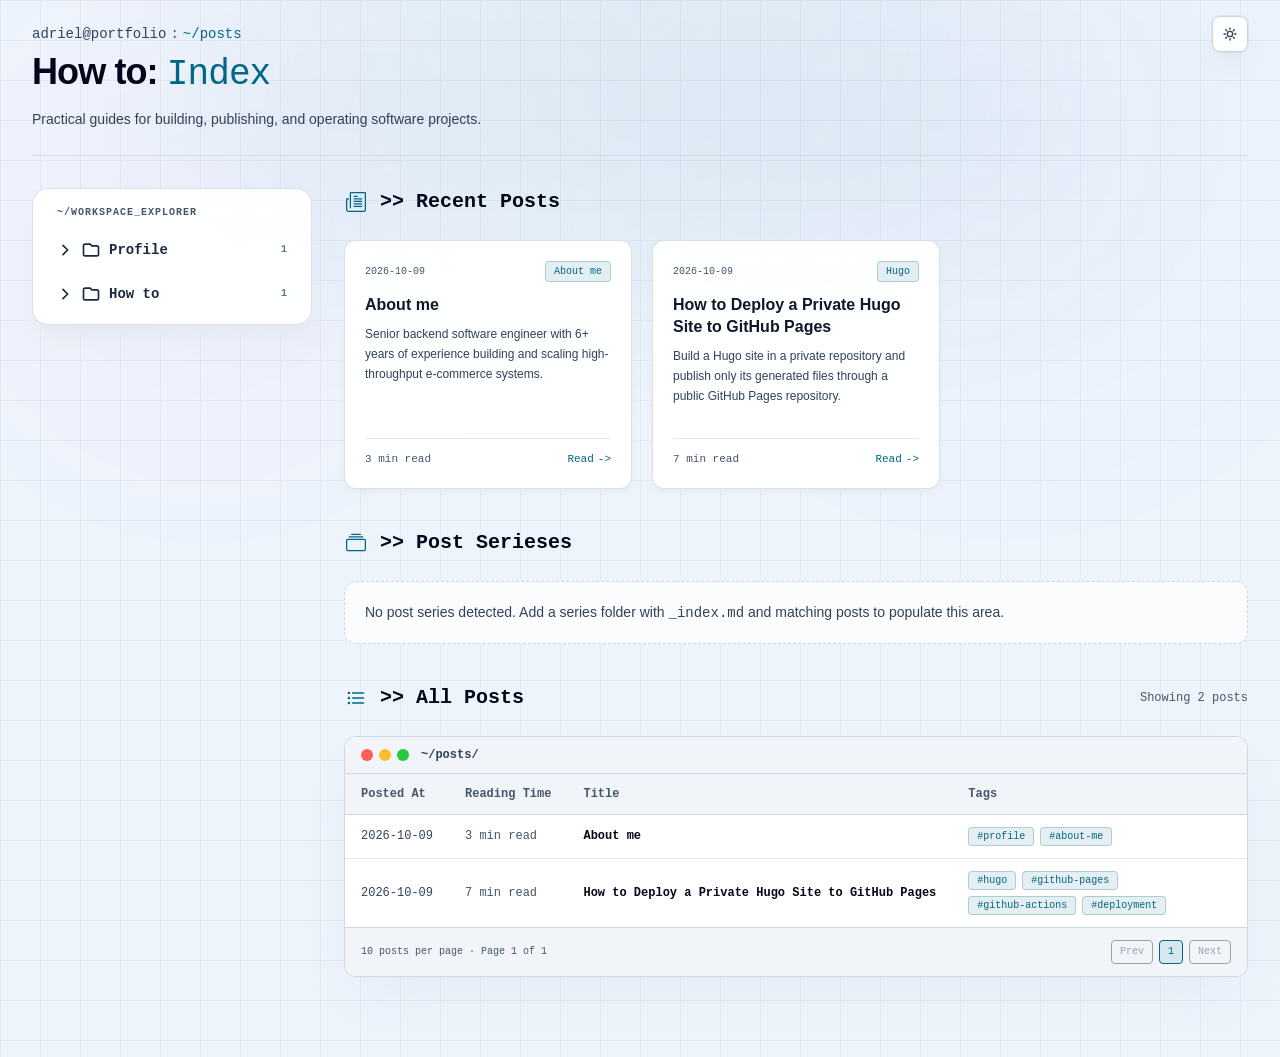
<file: posts/how_to/index.html>
<!doctype html><html lang=en-us class=scroll-smooth x-data=themeToggle><head><meta charset=utf-8><meta name=viewport content="width=device-width,initial-scale=1"><meta name=color-scheme content="light dark"><title>How to | Adriel's Portfolio</title><meta name=description content="Practical guides for building, publishing, and operating software projects."><script src=/js/theme-scheme.728cc794b20914082a57bfe51ceb73a14cff2437c23c5c0ee3c2f0db88906d94.js integrity="sha256-cozHlLIJFAgqV7/lHOtzoUz/JDfCPFwO48Lw24iQbZQ=" crossorigin=anonymous></script><link rel=stylesheet href=/css/main.86b9f40b6a0e0cc98c6767ea21fa5c7d27d478be75fdd1663c678f2e48030283.css integrity="sha256-hrn0C2oODMmMZ2fqIfpcfSfUeL51/dFmPGePLkgDAoM=" crossorigin=anonymous><link rel=stylesheet href=/css/custom.788d962f2669d2a317c4f054971b04730b4ef89d23a3e83741158819b997ad4b.css integrity="sha256-eI2WLyZp0qMXxPBUlxsEcwtO+J0jo+g3QRWIGbmXrUs=" crossorigin=anonymous><script src=/js/main.cb27074bf61345f2470e300a818c52a4f5abc2df62e62c7552f097a1ec1d8359.js integrity="sha256-yycHS/YTRfJHDjAKgYxSpPWrwt9i5ix1UvCXoewdg1k=" crossorigin=anonymous defer></script></head><body class="min-h-screen bg-background text-foreground"><a class=nerdy-skip-link href=#main-content>Skip to main content</a><div class="fixed right-4 top-4 z-[80] sm:right-6 lg:right-8"><button class="nerdy-icon-button shadow-xl shadow-slate-300/30 backdrop-blur-md ring-1 ring-slate-900/5 dark:shadow-black/30 dark:ring-white/10" type=button aria-label="Toggle theme" aria-pressed=false x-on:click=toggle() x-bind:aria-pressed=dark.toString() x-bind:aria-label="dark ? 'Switch to light mode' : 'Switch to dark mode'">
<span x-show=dark x-cloak><svg class="h-4 w-4" aria-hidden="true" fill="none" stroke="currentColor" viewBox="0 0 24 24" stroke-width="2"><path stroke-linecap="round" stroke-linejoin="round" d="M20.354 15.354A9 9 0 018.646 3.646 9.003 9.003.0 0012 21a9.003 9.003.0 008.354-5.646z"/></svg>
</span><span x-show=!dark x-cloak><svg class="h-4 w-4" aria-hidden="true" fill="none" stroke="currentColor" viewBox="0 0 24 24" stroke-width="2"><path stroke-linecap="round" stroke-linejoin="round" d="M12 3v2m0 14v2m9-9h-2M5 12H3m15.364-6.364L16.95 7.05m-9.9 9.9-1.414 1.414m12.728.0-1.414-1.414m-9.9-9.9L5.636 5.636M12 8a4 4 0 100 8 4 4 0 000-8z"/></svg></span></button></div><main id=main-content tabindex=-1 class=w-full><div class="nerdy-page-surface nerdy-page-surface--post"><div class=nerdy-ambient-bg></div><div class=nerdy-top-glow></div><div class="nerdy-container pt-6" x-data="{ expandedSubject: '', activeTopic: '', activeTopicLabel: '', activeSubjectLabel: '', currentPage: 1, init() { const topicID = decodeURIComponent(window.location.hash.replace(/^#/, '')); if (!topicID) return; const topicLink = Array.from(this.$root.querySelectorAll('[data-topic-id]')).find((link) => link.dataset.topicId === topicID); if (!topicLink) return; this.expandedSubject = topicLink.dataset.subjectId || ''; this.activeTopic = topicID; this.activeSubjectLabel = topicLink.dataset.subjectLabel || ''; this.activeTopicLabel = topicLink.dataset.topicLabel || ''; }, openSubject(id) { this.expandedSubject = this.expandedSubject === id ? '' : id }, selectTopic(topicID, subjectID, subjectLabel, topicLabel) { this.expandedSubject = subjectID; this.activeTopic = topicID; this.activeSubjectLabel = subjectLabel; this.activeTopicLabel = topicLabel; this.currentPage = 1 }, showAll() { this.activeTopic = ''; this.activeTopicLabel = ''; this.activeSubjectLabel = ''; this.currentPage = 1 } }"><header class="mb-8 border-b border-slate-300/70 pb-6 dark:border-slate-700"><div class=min-w-0><div class="mb-2 flex flex-wrap items-center gap-1 font-mono text-xs nerdy-muted-soft md:text-sm"><a class="nerdy-muted transition-colors hover:text-slate-950 hover:underline dark:hover:text-white" href=/>adriel@portfolio</a><span>:</span><a class="text-accent-cyan transition-colors hover:underline" href=/posts/>~/posts</a><span x-show=activeTopic x-cloak>/</span><span class=text-accent-purple x-show=activeTopic x-text=activeSubjectLabel x-cloak></span><span x-show=activeTopic x-cloak>/</span><a class="text-accent-amber transition-colors hover:underline" x-show=activeTopic x-bind:href="'#' + activeTopic" x-text=activeTopicLabel x-cloak></a></div><h1 class="text-2xl font-bold tracking-tight text-slate-950 dark:text-white md:text-4xl">How to: <span class="font-mono font-medium text-accent-cyan">Index</span></h1><p class="mt-3 max-w-2xl text-sm leading-6 nerdy-muted">Practical guides for building, publishing, and operating software projects.</p></div></header><div class="grid grid-cols-1 items-start gap-8 lg:grid-cols-12"><aside class="nerdy-sticky-sidebar lg:sticky lg:top-6 lg:col-span-3" x-data="{ workspaceOpen: false }"><div class=nerdy-sticky-sidebar-card><button class="mb-0 flex w-full items-center justify-between gap-3 px-2 font-mono text-[10px] font-bold uppercase tracking-widest nerdy-muted-soft transition-colors hover:text-slate-950 dark:hover:text-white lg:mb-4 lg:cursor-default lg:hover:text-inherit dark:lg:hover:text-inherit" type=button x-on:click="workspaceOpen = !workspaceOpen" x-bind:aria-expanded="(workspaceOpen || window.matchMedia('(min-width: 1024px)').matches).toString()" aria-controls=workspace-explorer-nav>
<span>~/WORKSPACE_EXPLORER</span>
<svg class="h-4 w-4 shrink-0 transition-transform lg:hidden" x-bind:class="workspaceOpen ? 'rotate-0' : '-rotate-90'" fill="none" stroke="currentColor" viewBox="0 0 24 24" stroke-width="2.5" aria-hidden="true"><path stroke-linecap="round" stroke-linejoin="round" d="M19 9l-7 7-7-7"/></svg></button><nav id=workspace-explorer-nav class="mt-4 space-y-4 lg:mt-0" x-bind:class="workspaceOpen ? 'block' : 'hidden lg:block'"><div><button class=post-sidebar-subject type=button aria-expanded=false aria-controls=workspace-subject-profile x-on:click='openSubject("profile")' x-bind:aria-expanded='expandedSubject === "profile"'>
<svg class="post-sidebar-subject-chevron" fill="none" stroke="currentColor" viewBox="0 0 24 24" stroke-width="2.5" aria-hidden="true"><path stroke-linecap="round" stroke-linejoin="round" d="M19 9l-7 7-7-7"/></svg>
<svg class="h-5 w-5 shrink-0" aria-hidden="true" fill="none" stroke="currentColor" viewBox="0 0 24 24" stroke-width="2"><path stroke-linecap="round" stroke-linejoin="round" d="M3 7v10a2 2 0 002 2h14a2 2 0 002-2V9a2 2 0 00-2-2h-6l-2-2H5A2 2 0 003 7z"/></svg>
<span>Profile</span>
<span class=post-sidebar-subject-count>1</span></button><div id=workspace-subject-profile class="ml-4 mt-1 space-y-1 border-l border-slate-300/80 pl-3 dark:border-slate-700/60" x-show='expandedSubject === "profile"' x-cloak><a class="flex w-full items-center gap-2.5 rounded-lg px-2 py-1.5 text-left font-mono text-xs transition-colors" href=#subject-profile-topic-about-me x-on:click='selectTopic("subject-profile-topic-about-me", "profile", "Profile", "About me")' x-bind:class="activeTopic === &#34;subject-profile-topic-about-me&#34; ? 'bg-accent-amber/10 font-bold text-accent-amber' : 'text-slate-700 hover:bg-slate-100/90 hover:text-slate-950 dark:text-slate-400 dark:hover:bg-slate-800/50 dark:hover:text-white'" data-topic-id=subject-profile-topic-about-me data-subject-id=profile data-subject-label=Profile data-topic-label="About me"><span class="text-slate-400 dark:text-slate-600">└─</span>
<svg class="h-3.5 w-3.5 shrink-0 text-slate-500" aria-hidden="true" fill="none" stroke="currentColor" viewBox="0 0 24 24" stroke-width="2"><path stroke-linecap="round" stroke-linejoin="round" d="M19 20H5a2 2 0 01-2-2V6a2 2 0 012-2h10l6 6v10a2 2 0 01-2 2z"/><path stroke-linecap="round" stroke-linejoin="round" d="M14 4v6h6"/></svg>
<span>About me</span>
<span class="ml-auto text-[10px] text-slate-400 dark:text-slate-600">1</span></a></div></div><div><button class=post-sidebar-subject type=button aria-expanded=false aria-controls=workspace-subject-how-to x-on:click='openSubject("how-to")' x-bind:aria-expanded='expandedSubject === "how-to"'>
<svg class="post-sidebar-subject-chevron" fill="none" stroke="currentColor" viewBox="0 0 24 24" stroke-width="2.5" aria-hidden="true"><path stroke-linecap="round" stroke-linejoin="round" d="M19 9l-7 7-7-7"/></svg>
<svg class="h-5 w-5 shrink-0" aria-hidden="true" fill="none" stroke="currentColor" viewBox="0 0 24 24" stroke-width="2"><path stroke-linecap="round" stroke-linejoin="round" d="M3 7v10a2 2 0 002 2h14a2 2 0 002-2V9a2 2 0 00-2-2h-6l-2-2H5A2 2 0 003 7z"/></svg>
<span>How to</span>
<span class=post-sidebar-subject-count>1</span></button><div id=workspace-subject-how-to class="ml-4 mt-1 space-y-1 border-l border-slate-300/80 pl-3 dark:border-slate-700/60" x-show='expandedSubject === "how-to"' x-cloak><a class="flex w-full items-center gap-2.5 rounded-lg px-2 py-1.5 text-left font-mono text-xs transition-colors" href=#subject-how-to-topic-hugo x-on:click='selectTopic("subject-how-to-topic-hugo", "how-to", "How to", "Hugo")' x-bind:class="activeTopic === &#34;subject-how-to-topic-hugo&#34; ? 'bg-accent-amber/10 font-bold text-accent-amber' : 'text-slate-700 hover:bg-slate-100/90 hover:text-slate-950 dark:text-slate-400 dark:hover:bg-slate-800/50 dark:hover:text-white'" data-topic-id=subject-how-to-topic-hugo data-subject-id=how-to data-subject-label="How to" data-topic-label=Hugo><span class="text-slate-400 dark:text-slate-600">└─</span>
<svg class="h-3.5 w-3.5 shrink-0 text-slate-500" aria-hidden="true" fill="none" stroke="currentColor" viewBox="0 0 24 24" stroke-width="2"><path stroke-linecap="round" stroke-linejoin="round" d="M19 20H5a2 2 0 01-2-2V6a2 2 0 012-2h10l6 6v10a2 2 0 01-2 2z"/><path stroke-linecap="round" stroke-linejoin="round" d="M14 4v6h6"/></svg>
<span>Hugo</span>
<span class="ml-auto text-[10px] text-slate-400 dark:text-slate-600">1</span></a></div></div></nav></div></aside><main class="flex flex-col gap-10 lg:col-span-9"><div class="flex flex-col gap-10" x-show=activeTopic x-cloak><div class="flex flex-col gap-10" x-show='activeTopic === "subject-profile-topic-about-me"' x-cloak><section><div class=nerdy-section-heading><span class="flex h-6 w-6 shrink-0 items-center justify-center text-accent-cyan" style=color:var(--accent-cyan)><svg class="h-5 w-5" aria-hidden="true" viewBox="0 0 32 32" fill="none"><g clip-path="url(#clip0_901_889)"><path d="M7 25V2.005S7 1 8 1H30S31 1.005 31 2.005v26S31 31 28 31H4S1 31.005 1 27.005v-15S1 11 2 11H4m9-4h5m-5 4H25M13 15H25M13 19H25M13 23H25" stroke="currentColor" stroke-width="2" stroke-linecap="round" stroke-linejoin="round"/></g><defs><clipPath id="clip0_901_889"><rect width="32" height="32" fill="#fff"/></clipPath></defs></svg></span><h2 class=nerdy-section-title>>> Recent Posts</h2></div><div class="grid grid-cols-1 gap-5 md:grid-cols-3"><a class="group nerdy-card nerdy-card-hover nerdy-card-accent-cyan relative flex min-h-52 flex-col justify-between overflow-hidden p-5" href=/posts/profile/about_me/about_me/><div><div class="mb-3 flex items-center justify-between gap-3"><time class="font-mono text-[10px] nerdy-muted-soft" datetime=2026-10-09>2026-10-09</time>
<span class="nerdy-chip nerdy-chip-cyan">About me</span></div><h3 class="mb-2 text-base font-bold leading-snug nerdy-card-title nerdy-title-accent-cyan">About me</h3><p class="mb-4 line-clamp-3 text-xs leading-5 nerdy-muted">Senior backend software engineer with 6+ years of experience building and scaling high-throughput e-commerce systems.</p></div><div class="mt-4 flex items-center justify-between border-t border-slate-200 pt-3 font-mono text-[11px] dark:border-slate-700/50"><span class=nerdy-muted-soft>3 min read</span>
<span class="flex items-center gap-1 text-accent-cyan">Read <span class="transition-transform group-hover:translate-x-1">-></span></span></div></a></div></section><section><div class=nerdy-section-heading><span class="flex h-6 w-6 shrink-0 items-center justify-center text-accent-cyan" style=color:var(--accent-cyan)><svg class="h-5 w-5" aria-hidden="true" viewBox="0 0 16 16" fill="currentColor"><path d="M2.5 3.5a.5.5.0 010-1h11a.5.5.0 010 1h-11zm2-2a.5.5.0 010-1h7a.5.5.0 010 1h-7zM0 13a1.5 1.5.0 001.5 1.5h13A1.5 1.5.0 0016 13V6a1.5 1.5.0 00-1.5-1.5h-13A1.5 1.5.0 000 6v7zm1.5.5A.5.5.0 011 13V6a.5.5.0 01.5-.5h13a.5.5.0 01.5.5v7a.5.5.0 01-.5.5h-13z"/></svg></span><h2 class=nerdy-section-title>>> Post Serieses</h2></div><div class="grid grid-cols-1 gap-5 md:grid-cols-2"><div class="nerdy-card-dashed p-5 text-sm nerdy-muted md:col-span-2">No post series detected. Add a series folder with <code class=font-mono>_index.md</code> and matching posts to populate this area.</div></div></section><section><div class="mb-6 flex items-center justify-between gap-4"><div class="nerdy-section-heading mb-0"><span class="flex h-6 w-6 shrink-0 items-center justify-center text-accent-cyan" style=color:var(--accent-cyan)><svg class="h-5 w-5" aria-hidden="true" viewBox="0 0 24 24" fill="none"><path d="M8 6.00067 21 6.00139M8 12.0007 21 12.0015M8 18.0007 21 18.0015M3.5 6H3.51M3.5 12H3.51M3.5 18H3.51M4 6c0 .27614-.22386.5-.5.5S3 6.27614 3 6s.22386-.5.5-.5.5.22386.5.5zm0 6c0 .2761-.22386.5-.5.5S3 12.2761 3 12s.22386-.5.5-.5.5.2239.5.5zm0 6c0 .2761-.22386.5-.5.5S3 18.2761 3 18s.22386-.5.5-.5.5.2239.5.5z" stroke="currentColor" stroke-width="2" stroke-linecap="round" stroke-linejoin="round"/></svg></span><h2 class=nerdy-section-title>>> All Posts</h2></div><span class="font-mono text-xs nerdy-muted-soft">Showing 1 posts</span></div><div class=nerdy-window><div class=nerdy-window-bar><div class="flex min-w-0 items-center gap-3"><div class="flex shrink-0 gap-1.5"><div class="nerdy-window-dot bg-[#ff5f56]"></div><div class="nerdy-window-dot bg-[#ffbd2e]"></div><div class="nerdy-window-dot bg-[#27c93f]"></div></div><div class="truncate font-bold nerdy-muted">~/posts/Profile/About me/</div></div></div><div class=overflow-x-auto><table class="w-full min-w-[680px] whitespace-nowrap text-left"><thead><tr class="border-b border-slate-300/90 bg-slate-100/95 nerdy-muted-soft dark:border-slate-700/80 dark:bg-slate-900/40"><th class="px-4 py-3 font-semibold">Posted At</th><th class="px-4 py-3 font-semibold">Reading Time</th><th class="px-4 py-3 font-semibold">Title</th><th class="px-4 py-3 font-semibold">Tags</th></tr></thead><tbody class="divide-y divide-slate-200 text-slate-800 dark:divide-slate-700/40 dark:text-slate-300"><tr class="transition-colors hover:bg-slate-100/80 dark:hover:bg-slate-800/40" x-show="currentPage === 1"><td class="px-4 py-3 nerdy-muted">2026-10-09</td><td class="px-4 py-3 nerdy-muted-soft">3 min read</td><td class="px-4 py-3 font-bold"><a class="text-slate-950 transition-colors hover:text-accent-cyan hover:underline dark:text-white" href=/posts/profile/about_me/about_me/>About me</a></td><td class="px-4 py-3"><div class="flex flex-wrap gap-1.5"><span class="nerdy-chip nerdy-chip-cyan">#profile</span>
<span class="nerdy-chip nerdy-chip-cyan">#about-me</span></div></td></tr></tbody></table></div><div class="flex flex-wrap items-center justify-between gap-3 border-t border-slate-300/90 bg-slate-100/95 px-4 py-3 dark:border-slate-700/80 dark:bg-slate-900/40"><span class="text-[10px] nerdy-muted-soft">10 posts per page · Page <span x-text=currentPage></span> of 1</span><div class="flex flex-wrap gap-1.5"><button class="rounded border px-2 py-1 text-[10px] transition-colors disabled:cursor-not-allowed disabled:opacity-40" type=button x-on:click="currentPage = Math.max(1, currentPage - 1)" x-bind:disabled="currentPage === 1">Prev</button>
<button class="rounded border px-2 py-1 text-[10px] transition-colors" type=button x-on:click="currentPage = 1" x-bind:class="currentPage === 1 ? 'border-accent-cyan bg-accent-cyan/10 text-accent-cyan' : 'border-slate-300 text-slate-600 hover:text-slate-950 dark:border-slate-700 dark:hover:text-white'">1</button>
<button class="rounded border px-2 py-1 text-[10px] transition-colors disabled:cursor-not-allowed disabled:opacity-40" type=button x-on:click="currentPage = Math.min(1, currentPage + 1)" x-bind:disabled="currentPage === 1">Next</button></div></div></div></section></div><div class="flex flex-col gap-10" x-show='activeTopic === "subject-how-to-topic-hugo"' x-cloak><section><div class=nerdy-section-heading><span class="flex h-6 w-6 shrink-0 items-center justify-center text-accent-cyan" style=color:var(--accent-cyan)><svg class="h-5 w-5" aria-hidden="true" viewBox="0 0 32 32" fill="none"><g clip-path="url(#clip0_901_889)"><path d="M7 25V2.005S7 1 8 1H30S31 1.005 31 2.005v26S31 31 28 31H4S1 31.005 1 27.005v-15S1 11 2 11H4m9-4h5m-5 4H25M13 15H25M13 19H25M13 23H25" stroke="currentColor" stroke-width="2" stroke-linecap="round" stroke-linejoin="round"/></g><defs><clipPath id="clip0_901_889"><rect width="32" height="32" fill="#fff"/></clipPath></defs></svg></span><h2 class=nerdy-section-title>>> Recent Posts</h2></div><div class="grid grid-cols-1 gap-5 md:grid-cols-3"><a class="group nerdy-card nerdy-card-hover nerdy-card-accent-cyan relative flex min-h-52 flex-col justify-between overflow-hidden p-5" href=/posts/how_to/hugo/deploy-hugo-sites-to-github-pages/><div><div class="mb-3 flex items-center justify-between gap-3"><time class="font-mono text-[10px] nerdy-muted-soft" datetime=2026-10-09>2026-10-09</time>
<span class="nerdy-chip nerdy-chip-cyan">Hugo</span></div><h3 class="mb-2 text-base font-bold leading-snug nerdy-card-title nerdy-title-accent-cyan">How to Deploy a Private Hugo Site to GitHub Pages</h3><p class="mb-4 line-clamp-3 text-xs leading-5 nerdy-muted">Build a Hugo site in a private repository and publish only its generated files through a public GitHub Pages repository.</p></div><div class="mt-4 flex items-center justify-between border-t border-slate-200 pt-3 font-mono text-[11px] dark:border-slate-700/50"><span class=nerdy-muted-soft>7 min read</span>
<span class="flex items-center gap-1 text-accent-cyan">Read <span class="transition-transform group-hover:translate-x-1">-></span></span></div></a></div></section><section><div class=nerdy-section-heading><span class="flex h-6 w-6 shrink-0 items-center justify-center text-accent-cyan" style=color:var(--accent-cyan)><svg class="h-5 w-5" aria-hidden="true" viewBox="0 0 16 16" fill="currentColor"><path d="M2.5 3.5a.5.5.0 010-1h11a.5.5.0 010 1h-11zm2-2a.5.5.0 010-1h7a.5.5.0 010 1h-7zM0 13a1.5 1.5.0 001.5 1.5h13A1.5 1.5.0 0016 13V6a1.5 1.5.0 00-1.5-1.5h-13A1.5 1.5.0 000 6v7zm1.5.5A.5.5.0 011 13V6a.5.5.0 01.5-.5h13a.5.5.0 01.5.5v7a.5.5.0 01-.5.5h-13z"/></svg></span><h2 class=nerdy-section-title>>> Post Serieses</h2></div><div class="grid grid-cols-1 gap-5 md:grid-cols-2"><div class="nerdy-card-dashed p-5 text-sm nerdy-muted md:col-span-2">No post series detected. Add a series folder with <code class=font-mono>_index.md</code> and matching posts to populate this area.</div></div></section><section><div class="mb-6 flex items-center justify-between gap-4"><div class="nerdy-section-heading mb-0"><span class="flex h-6 w-6 shrink-0 items-center justify-center text-accent-cyan" style=color:var(--accent-cyan)><svg class="h-5 w-5" aria-hidden="true" viewBox="0 0 24 24" fill="none"><path d="M8 6.00067 21 6.00139M8 12.0007 21 12.0015M8 18.0007 21 18.0015M3.5 6H3.51M3.5 12H3.51M3.5 18H3.51M4 6c0 .27614-.22386.5-.5.5S3 6.27614 3 6s.22386-.5.5-.5.5.22386.5.5zm0 6c0 .2761-.22386.5-.5.5S3 12.2761 3 12s.22386-.5.5-.5.5.2239.5.5zm0 6c0 .2761-.22386.5-.5.5S3 18.2761 3 18s.22386-.5.5-.5.5.2239.5.5z" stroke="currentColor" stroke-width="2" stroke-linecap="round" stroke-linejoin="round"/></svg></span><h2 class=nerdy-section-title>>> All Posts</h2></div><span class="font-mono text-xs nerdy-muted-soft">Showing 1 posts</span></div><div class=nerdy-window><div class=nerdy-window-bar><div class="flex min-w-0 items-center gap-3"><div class="flex shrink-0 gap-1.5"><div class="nerdy-window-dot bg-[#ff5f56]"></div><div class="nerdy-window-dot bg-[#ffbd2e]"></div><div class="nerdy-window-dot bg-[#27c93f]"></div></div><div class="truncate font-bold nerdy-muted">~/posts/How to/Hugo/</div></div></div><div class=overflow-x-auto><table class="w-full min-w-[680px] whitespace-nowrap text-left"><thead><tr class="border-b border-slate-300/90 bg-slate-100/95 nerdy-muted-soft dark:border-slate-700/80 dark:bg-slate-900/40"><th class="px-4 py-3 font-semibold">Posted At</th><th class="px-4 py-3 font-semibold">Reading Time</th><th class="px-4 py-3 font-semibold">Title</th><th class="px-4 py-3 font-semibold">Tags</th></tr></thead><tbody class="divide-y divide-slate-200 text-slate-800 dark:divide-slate-700/40 dark:text-slate-300"><tr class="transition-colors hover:bg-slate-100/80 dark:hover:bg-slate-800/40" x-show="currentPage === 1"><td class="px-4 py-3 nerdy-muted">2026-10-09</td><td class="px-4 py-3 nerdy-muted-soft">7 min read</td><td class="px-4 py-3 font-bold"><a class="text-slate-950 transition-colors hover:text-accent-cyan hover:underline dark:text-white" href=/posts/how_to/hugo/deploy-hugo-sites-to-github-pages/>How to Deploy a Private Hugo Site to GitHub Pages</a></td><td class="px-4 py-3"><div class="flex flex-wrap gap-1.5"><span class="nerdy-chip nerdy-chip-cyan">#hugo</span>
<span class="nerdy-chip nerdy-chip-cyan">#github-pages</span>
<span class="nerdy-chip nerdy-chip-cyan">#github-actions</span>
<span class="nerdy-chip nerdy-chip-cyan">#deployment</span></div></td></tr></tbody></table></div><div class="flex flex-wrap items-center justify-between gap-3 border-t border-slate-300/90 bg-slate-100/95 px-4 py-3 dark:border-slate-700/80 dark:bg-slate-900/40"><span class="text-[10px] nerdy-muted-soft">10 posts per page · Page <span x-text=currentPage></span> of 1</span><div class="flex flex-wrap gap-1.5"><button class="rounded border px-2 py-1 text-[10px] transition-colors disabled:cursor-not-allowed disabled:opacity-40" type=button x-on:click="currentPage = Math.max(1, currentPage - 1)" x-bind:disabled="currentPage === 1">Prev</button>
<button class="rounded border px-2 py-1 text-[10px] transition-colors" type=button x-on:click="currentPage = 1" x-bind:class="currentPage === 1 ? 'border-accent-cyan bg-accent-cyan/10 text-accent-cyan' : 'border-slate-300 text-slate-600 hover:text-slate-950 dark:border-slate-700 dark:hover:text-white'">1</button>
<button class="rounded border px-2 py-1 text-[10px] transition-colors disabled:cursor-not-allowed disabled:opacity-40" type=button x-on:click="currentPage = Math.min(1, currentPage + 1)" x-bind:disabled="currentPage === 1">Next</button></div></div></div></section></div></div><div class="flex flex-col gap-10" x-show=!activeTopic><section><div class=nerdy-section-heading><span class="flex h-6 w-6 shrink-0 items-center justify-center text-accent-cyan" style=color:var(--accent-cyan)><svg class="h-5 w-5" aria-hidden="true" viewBox="0 0 32 32" fill="none"><g clip-path="url(#clip0_901_889)"><path d="M7 25V2.005S7 1 8 1H30S31 1.005 31 2.005v26S31 31 28 31H4S1 31.005 1 27.005v-15S1 11 2 11H4m9-4h5m-5 4H25M13 15H25M13 19H25M13 23H25" stroke="currentColor" stroke-width="2" stroke-linecap="round" stroke-linejoin="round"/></g><defs><clipPath id="clip0_901_889"><rect width="32" height="32" fill="#fff"/></clipPath></defs></svg></span><h2 class=nerdy-section-title>>> Recent Posts</h2></div><div class="grid grid-cols-1 gap-5 md:grid-cols-3"><a class="group nerdy-card nerdy-card-hover nerdy-card-accent-cyan relative flex min-h-52 flex-col justify-between overflow-hidden p-5" href=/posts/profile/about_me/about_me/><div><div class="mb-3 flex items-center justify-between gap-3"><time class="font-mono text-[10px] nerdy-muted-soft" datetime=2026-10-09>2026-10-09</time>
<span class="nerdy-chip nerdy-chip-cyan">About me</span></div><h3 class="mb-2 text-base font-bold leading-snug nerdy-card-title nerdy-title-accent-cyan">About me</h3><p class="mb-4 line-clamp-3 text-xs leading-5 nerdy-muted">Senior backend software engineer with 6+ years of experience building and scaling high-throughput e-commerce systems.</p></div><div class="mt-4 flex items-center justify-between border-t border-slate-200 pt-3 font-mono text-[11px] dark:border-slate-700/50"><span class=nerdy-muted-soft>3 min read</span>
<span class="flex items-center gap-1 text-accent-cyan">Read <span class="transition-transform group-hover:translate-x-1">-></span></span></div></a><a class="group nerdy-card nerdy-card-hover nerdy-card-accent-cyan relative flex min-h-52 flex-col justify-between overflow-hidden p-5" href=/posts/how_to/hugo/deploy-hugo-sites-to-github-pages/><div><div class="mb-3 flex items-center justify-between gap-3"><time class="font-mono text-[10px] nerdy-muted-soft" datetime=2026-10-09>2026-10-09</time>
<span class="nerdy-chip nerdy-chip-cyan">Hugo</span></div><h3 class="mb-2 text-base font-bold leading-snug nerdy-card-title nerdy-title-accent-cyan">How to Deploy a Private Hugo Site to GitHub Pages</h3><p class="mb-4 line-clamp-3 text-xs leading-5 nerdy-muted">Build a Hugo site in a private repository and publish only its generated files through a public GitHub Pages repository.</p></div><div class="mt-4 flex items-center justify-between border-t border-slate-200 pt-3 font-mono text-[11px] dark:border-slate-700/50"><span class=nerdy-muted-soft>7 min read</span>
<span class="flex items-center gap-1 text-accent-cyan">Read <span class="transition-transform group-hover:translate-x-1">-></span></span></div></a></div></section><section><div class=nerdy-section-heading><span class="flex h-6 w-6 shrink-0 items-center justify-center text-accent-cyan" style=color:var(--accent-cyan)><svg class="h-5 w-5" aria-hidden="true" viewBox="0 0 16 16" fill="currentColor"><path d="M2.5 3.5a.5.5.0 010-1h11a.5.5.0 010 1h-11zm2-2a.5.5.0 010-1h7a.5.5.0 010 1h-7zM0 13a1.5 1.5.0 001.5 1.5h13A1.5 1.5.0 0016 13V6a1.5 1.5.0 00-1.5-1.5h-13A1.5 1.5.0 000 6v7zm1.5.5A.5.5.0 011 13V6a.5.5.0 01.5-.5h13a.5.5.0 01.5.5v7a.5.5.0 01-.5.5h-13z"/></svg></span><h2 class=nerdy-section-title>>> Post Serieses</h2></div><div class="grid grid-cols-1 gap-5 md:grid-cols-2"><div class="nerdy-card-dashed p-5 text-sm nerdy-muted md:col-span-2">No post series detected. Add a series folder with <code class=font-mono>_index.md</code> and matching posts to populate this area.</div></div></section><section><div class="mb-6 flex items-center justify-between gap-4"><div class="nerdy-section-heading mb-0"><span class="flex h-6 w-6 shrink-0 items-center justify-center text-accent-cyan" style=color:var(--accent-cyan)><svg class="h-5 w-5" aria-hidden="true" viewBox="0 0 24 24" fill="none"><path d="M8 6.00067 21 6.00139M8 12.0007 21 12.0015M8 18.0007 21 18.0015M3.5 6H3.51M3.5 12H3.51M3.5 18H3.51M4 6c0 .27614-.22386.5-.5.5S3 6.27614 3 6s.22386-.5.5-.5.5.22386.5.5zm0 6c0 .2761-.22386.5-.5.5S3 12.2761 3 12s.22386-.5.5-.5.5.2239.5.5zm0 6c0 .2761-.22386.5-.5.5S3 18.2761 3 18s.22386-.5.5-.5.5.2239.5.5z" stroke="currentColor" stroke-width="2" stroke-linecap="round" stroke-linejoin="round"/></svg></span><h2 class=nerdy-section-title>>> All Posts</h2></div><span class="font-mono text-xs nerdy-muted-soft">Showing 2 posts</span></div><div class=nerdy-window><div class=nerdy-window-bar><div class="flex min-w-0 items-center gap-3"><div class="flex shrink-0 gap-1.5"><div class="nerdy-window-dot bg-[#ff5f56]"></div><div class="nerdy-window-dot bg-[#ffbd2e]"></div><div class="nerdy-window-dot bg-[#27c93f]"></div></div><div class="truncate font-bold nerdy-muted">~/posts/</div></div></div><div class=overflow-x-auto><table class="w-full min-w-[680px] whitespace-nowrap text-left"><thead><tr class="border-b border-slate-300/90 bg-slate-100/95 nerdy-muted-soft dark:border-slate-700/80 dark:bg-slate-900/40"><th class="px-4 py-3 font-semibold">Posted At</th><th class="px-4 py-3 font-semibold">Reading Time</th><th class="px-4 py-3 font-semibold">Title</th><th class="px-4 py-3 font-semibold">Tags</th></tr></thead><tbody class="divide-y divide-slate-200 text-slate-800 dark:divide-slate-700/40 dark:text-slate-300"><tr class="transition-colors hover:bg-slate-100/80 dark:hover:bg-slate-800/40" x-show="currentPage === 1"><td class="px-4 py-3 nerdy-muted">2026-10-09</td><td class="px-4 py-3 nerdy-muted-soft">3 min read</td><td class="px-4 py-3 font-bold"><a class="text-slate-950 transition-colors hover:text-accent-cyan hover:underline dark:text-white" href=/posts/profile/about_me/about_me/>About me</a></td><td class="px-4 py-3"><div class="flex flex-wrap gap-1.5"><span class="nerdy-chip nerdy-chip-cyan">#profile</span>
<span class="nerdy-chip nerdy-chip-cyan">#about-me</span></div></td></tr><tr class="transition-colors hover:bg-slate-100/80 dark:hover:bg-slate-800/40" x-show="currentPage === 1"><td class="px-4 py-3 nerdy-muted">2026-10-09</td><td class="px-4 py-3 nerdy-muted-soft">7 min read</td><td class="px-4 py-3 font-bold"><a class="text-slate-950 transition-colors hover:text-accent-cyan hover:underline dark:text-white" href=/posts/how_to/hugo/deploy-hugo-sites-to-github-pages/>How to Deploy a Private Hugo Site to GitHub Pages</a></td><td class="px-4 py-3"><div class="flex flex-wrap gap-1.5"><span class="nerdy-chip nerdy-chip-cyan">#hugo</span>
<span class="nerdy-chip nerdy-chip-cyan">#github-pages</span>
<span class="nerdy-chip nerdy-chip-cyan">#github-actions</span>
<span class="nerdy-chip nerdy-chip-cyan">#deployment</span></div></td></tr></tbody></table></div><div class="flex flex-wrap items-center justify-between gap-3 border-t border-slate-300/90 bg-slate-100/95 px-4 py-3 dark:border-slate-700/80 dark:bg-slate-900/40"><span class="text-[10px] nerdy-muted-soft">10 posts per page · Page <span x-text=currentPage></span> of 1</span><div class="flex flex-wrap gap-1.5"><button class="rounded border px-2 py-1 text-[10px] transition-colors disabled:cursor-not-allowed disabled:opacity-40" type=button x-on:click="currentPage = Math.max(1, currentPage - 1)" x-bind:disabled="currentPage === 1">Prev</button>
<button class="rounded border px-2 py-1 text-[10px] transition-colors" type=button x-on:click="currentPage = 1" x-bind:class="currentPage === 1 ? 'border-accent-cyan bg-accent-cyan/10 text-accent-cyan' : 'border-slate-300 text-slate-600 hover:text-slate-950 dark:border-slate-700 dark:hover:text-white'">1</button>
<button class="rounded border px-2 py-1 text-[10px] transition-colors disabled:cursor-not-allowed disabled:opacity-40" type=button x-on:click="currentPage = Math.min(1, currentPage + 1)" x-bind:disabled="currentPage === 1">Next</button></div></div></div></section></div></main></div></div></div></main></body></html>
</file>
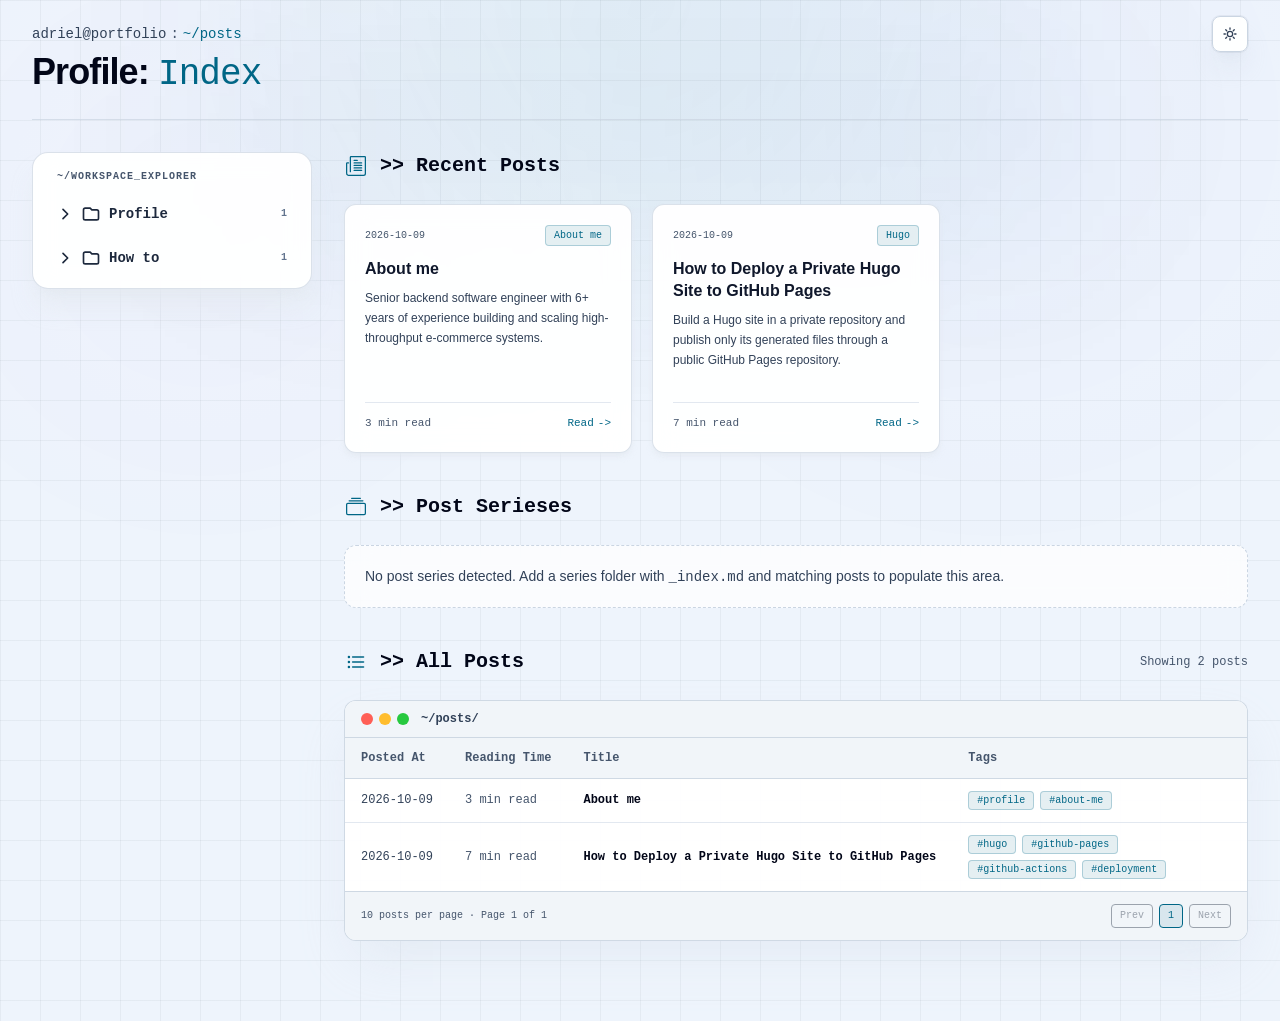
<file: posts/profile/index.html>
<!doctype html><html lang=en-us class=scroll-smooth x-data=themeToggle><head><meta charset=utf-8><meta name=viewport content="width=device-width,initial-scale=1"><meta name=color-scheme content="light dark"><title>Profile | Adriel's Portfolio</title><script src=/js/theme-scheme.728cc794b20914082a57bfe51ceb73a14cff2437c23c5c0ee3c2f0db88906d94.js integrity="sha256-cozHlLIJFAgqV7/lHOtzoUz/JDfCPFwO48Lw24iQbZQ=" crossorigin=anonymous></script><link rel=stylesheet href=/css/main.86b9f40b6a0e0cc98c6767ea21fa5c7d27d478be75fdd1663c678f2e48030283.css integrity="sha256-hrn0C2oODMmMZ2fqIfpcfSfUeL51/dFmPGePLkgDAoM=" crossorigin=anonymous><link rel=stylesheet href=/css/custom.788d962f2669d2a317c4f054971b04730b4ef89d23a3e83741158819b997ad4b.css integrity="sha256-eI2WLyZp0qMXxPBUlxsEcwtO+J0jo+g3QRWIGbmXrUs=" crossorigin=anonymous><script src=/js/main.cb27074bf61345f2470e300a818c52a4f5abc2df62e62c7552f097a1ec1d8359.js integrity="sha256-yycHS/YTRfJHDjAKgYxSpPWrwt9i5ix1UvCXoewdg1k=" crossorigin=anonymous defer></script></head><body class="min-h-screen bg-background text-foreground"><a class=nerdy-skip-link href=#main-content>Skip to main content</a><div class="fixed right-4 top-4 z-[80] sm:right-6 lg:right-8"><button class="nerdy-icon-button shadow-xl shadow-slate-300/30 backdrop-blur-md ring-1 ring-slate-900/5 dark:shadow-black/30 dark:ring-white/10" type=button aria-label="Toggle theme" aria-pressed=false x-on:click=toggle() x-bind:aria-pressed=dark.toString() x-bind:aria-label="dark ? 'Switch to light mode' : 'Switch to dark mode'">
<span x-show=dark x-cloak><svg class="h-4 w-4" aria-hidden="true" fill="none" stroke="currentColor" viewBox="0 0 24 24" stroke-width="2"><path stroke-linecap="round" stroke-linejoin="round" d="M20.354 15.354A9 9 0 018.646 3.646 9.003 9.003.0 0012 21a9.003 9.003.0 008.354-5.646z"/></svg>
</span><span x-show=!dark x-cloak><svg class="h-4 w-4" aria-hidden="true" fill="none" stroke="currentColor" viewBox="0 0 24 24" stroke-width="2"><path stroke-linecap="round" stroke-linejoin="round" d="M12 3v2m0 14v2m9-9h-2M5 12H3m15.364-6.364L16.95 7.05m-9.9 9.9-1.414 1.414m12.728.0-1.414-1.414m-9.9-9.9L5.636 5.636M12 8a4 4 0 100 8 4 4 0 000-8z"/></svg></span></button></div><main id=main-content tabindex=-1 class=w-full><div class="nerdy-page-surface nerdy-page-surface--post"><div class=nerdy-ambient-bg></div><div class=nerdy-top-glow></div><div class="nerdy-container pt-6" x-data="{ expandedSubject: '', activeTopic: '', activeTopicLabel: '', activeSubjectLabel: '', currentPage: 1, init() { const topicID = decodeURIComponent(window.location.hash.replace(/^#/, '')); if (!topicID) return; const topicLink = Array.from(this.$root.querySelectorAll('[data-topic-id]')).find((link) => link.dataset.topicId === topicID); if (!topicLink) return; this.expandedSubject = topicLink.dataset.subjectId || ''; this.activeTopic = topicID; this.activeSubjectLabel = topicLink.dataset.subjectLabel || ''; this.activeTopicLabel = topicLink.dataset.topicLabel || ''; }, openSubject(id) { this.expandedSubject = this.expandedSubject === id ? '' : id }, selectTopic(topicID, subjectID, subjectLabel, topicLabel) { this.expandedSubject = subjectID; this.activeTopic = topicID; this.activeSubjectLabel = subjectLabel; this.activeTopicLabel = topicLabel; this.currentPage = 1 }, showAll() { this.activeTopic = ''; this.activeTopicLabel = ''; this.activeSubjectLabel = ''; this.currentPage = 1 } }"><header class="mb-8 border-b border-slate-300/70 pb-6 dark:border-slate-700"><div class=min-w-0><div class="mb-2 flex flex-wrap items-center gap-1 font-mono text-xs nerdy-muted-soft md:text-sm"><a class="nerdy-muted transition-colors hover:text-slate-950 hover:underline dark:hover:text-white" href=/>adriel@portfolio</a><span>:</span><a class="text-accent-cyan transition-colors hover:underline" href=/posts/>~/posts</a><span x-show=activeTopic x-cloak>/</span><span class=text-accent-purple x-show=activeTopic x-text=activeSubjectLabel x-cloak></span><span x-show=activeTopic x-cloak>/</span><a class="text-accent-amber transition-colors hover:underline" x-show=activeTopic x-bind:href="'#' + activeTopic" x-text=activeTopicLabel x-cloak></a></div><h1 class="text-2xl font-bold tracking-tight text-slate-950 dark:text-white md:text-4xl">Profile: <span class="font-mono font-medium text-accent-cyan">Index</span></h1></div></header><div class="grid grid-cols-1 items-start gap-8 lg:grid-cols-12"><aside class="nerdy-sticky-sidebar lg:sticky lg:top-6 lg:col-span-3" x-data="{ workspaceOpen: false }"><div class=nerdy-sticky-sidebar-card><button class="mb-0 flex w-full items-center justify-between gap-3 px-2 font-mono text-[10px] font-bold uppercase tracking-widest nerdy-muted-soft transition-colors hover:text-slate-950 dark:hover:text-white lg:mb-4 lg:cursor-default lg:hover:text-inherit dark:lg:hover:text-inherit" type=button x-on:click="workspaceOpen = !workspaceOpen" x-bind:aria-expanded="(workspaceOpen || window.matchMedia('(min-width: 1024px)').matches).toString()" aria-controls=workspace-explorer-nav>
<span>~/WORKSPACE_EXPLORER</span>
<svg class="h-4 w-4 shrink-0 transition-transform lg:hidden" x-bind:class="workspaceOpen ? 'rotate-0' : '-rotate-90'" fill="none" stroke="currentColor" viewBox="0 0 24 24" stroke-width="2.5" aria-hidden="true"><path stroke-linecap="round" stroke-linejoin="round" d="M19 9l-7 7-7-7"/></svg></button><nav id=workspace-explorer-nav class="mt-4 space-y-4 lg:mt-0" x-bind:class="workspaceOpen ? 'block' : 'hidden lg:block'"><div><button class=post-sidebar-subject type=button aria-expanded=false aria-controls=workspace-subject-profile x-on:click='openSubject("profile")' x-bind:aria-expanded='expandedSubject === "profile"'>
<svg class="post-sidebar-subject-chevron" fill="none" stroke="currentColor" viewBox="0 0 24 24" stroke-width="2.5" aria-hidden="true"><path stroke-linecap="round" stroke-linejoin="round" d="M19 9l-7 7-7-7"/></svg>
<svg class="h-5 w-5 shrink-0" aria-hidden="true" fill="none" stroke="currentColor" viewBox="0 0 24 24" stroke-width="2"><path stroke-linecap="round" stroke-linejoin="round" d="M3 7v10a2 2 0 002 2h14a2 2 0 002-2V9a2 2 0 00-2-2h-6l-2-2H5A2 2 0 003 7z"/></svg>
<span>Profile</span>
<span class=post-sidebar-subject-count>1</span></button><div id=workspace-subject-profile class="ml-4 mt-1 space-y-1 border-l border-slate-300/80 pl-3 dark:border-slate-700/60" x-show='expandedSubject === "profile"' x-cloak><a class="flex w-full items-center gap-2.5 rounded-lg px-2 py-1.5 text-left font-mono text-xs transition-colors" href=#subject-profile-topic-about-me x-on:click='selectTopic("subject-profile-topic-about-me", "profile", "Profile", "About me")' x-bind:class="activeTopic === &#34;subject-profile-topic-about-me&#34; ? 'bg-accent-amber/10 font-bold text-accent-amber' : 'text-slate-700 hover:bg-slate-100/90 hover:text-slate-950 dark:text-slate-400 dark:hover:bg-slate-800/50 dark:hover:text-white'" data-topic-id=subject-profile-topic-about-me data-subject-id=profile data-subject-label=Profile data-topic-label="About me"><span class="text-slate-400 dark:text-slate-600">└─</span>
<svg class="h-3.5 w-3.5 shrink-0 text-slate-500" aria-hidden="true" fill="none" stroke="currentColor" viewBox="0 0 24 24" stroke-width="2"><path stroke-linecap="round" stroke-linejoin="round" d="M19 20H5a2 2 0 01-2-2V6a2 2 0 012-2h10l6 6v10a2 2 0 01-2 2z"/><path stroke-linecap="round" stroke-linejoin="round" d="M14 4v6h6"/></svg>
<span>About me</span>
<span class="ml-auto text-[10px] text-slate-400 dark:text-slate-600">1</span></a></div></div><div><button class=post-sidebar-subject type=button aria-expanded=false aria-controls=workspace-subject-how-to x-on:click='openSubject("how-to")' x-bind:aria-expanded='expandedSubject === "how-to"'>
<svg class="post-sidebar-subject-chevron" fill="none" stroke="currentColor" viewBox="0 0 24 24" stroke-width="2.5" aria-hidden="true"><path stroke-linecap="round" stroke-linejoin="round" d="M19 9l-7 7-7-7"/></svg>
<svg class="h-5 w-5 shrink-0" aria-hidden="true" fill="none" stroke="currentColor" viewBox="0 0 24 24" stroke-width="2"><path stroke-linecap="round" stroke-linejoin="round" d="M3 7v10a2 2 0 002 2h14a2 2 0 002-2V9a2 2 0 00-2-2h-6l-2-2H5A2 2 0 003 7z"/></svg>
<span>How to</span>
<span class=post-sidebar-subject-count>1</span></button><div id=workspace-subject-how-to class="ml-4 mt-1 space-y-1 border-l border-slate-300/80 pl-3 dark:border-slate-700/60" x-show='expandedSubject === "how-to"' x-cloak><a class="flex w-full items-center gap-2.5 rounded-lg px-2 py-1.5 text-left font-mono text-xs transition-colors" href=#subject-how-to-topic-hugo x-on:click='selectTopic("subject-how-to-topic-hugo", "how-to", "How to", "Hugo")' x-bind:class="activeTopic === &#34;subject-how-to-topic-hugo&#34; ? 'bg-accent-amber/10 font-bold text-accent-amber' : 'text-slate-700 hover:bg-slate-100/90 hover:text-slate-950 dark:text-slate-400 dark:hover:bg-slate-800/50 dark:hover:text-white'" data-topic-id=subject-how-to-topic-hugo data-subject-id=how-to data-subject-label="How to" data-topic-label=Hugo><span class="text-slate-400 dark:text-slate-600">└─</span>
<svg class="h-3.5 w-3.5 shrink-0 text-slate-500" aria-hidden="true" fill="none" stroke="currentColor" viewBox="0 0 24 24" stroke-width="2"><path stroke-linecap="round" stroke-linejoin="round" d="M19 20H5a2 2 0 01-2-2V6a2 2 0 012-2h10l6 6v10a2 2 0 01-2 2z"/><path stroke-linecap="round" stroke-linejoin="round" d="M14 4v6h6"/></svg>
<span>Hugo</span>
<span class="ml-auto text-[10px] text-slate-400 dark:text-slate-600">1</span></a></div></div></nav></div></aside><main class="flex flex-col gap-10 lg:col-span-9"><div class="flex flex-col gap-10" x-show=activeTopic x-cloak><div class="flex flex-col gap-10" x-show='activeTopic === "subject-profile-topic-about-me"' x-cloak><section><div class=nerdy-section-heading><span class="flex h-6 w-6 shrink-0 items-center justify-center text-accent-cyan" style=color:var(--accent-cyan)><svg class="h-5 w-5" aria-hidden="true" viewBox="0 0 32 32" fill="none"><g clip-path="url(#clip0_901_889)"><path d="M7 25V2.005S7 1 8 1H30S31 1.005 31 2.005v26S31 31 28 31H4S1 31.005 1 27.005v-15S1 11 2 11H4m9-4h5m-5 4H25M13 15H25M13 19H25M13 23H25" stroke="currentColor" stroke-width="2" stroke-linecap="round" stroke-linejoin="round"/></g><defs><clipPath id="clip0_901_889"><rect width="32" height="32" fill="#fff"/></clipPath></defs></svg></span><h2 class=nerdy-section-title>>> Recent Posts</h2></div><div class="grid grid-cols-1 gap-5 md:grid-cols-3"><a class="group nerdy-card nerdy-card-hover nerdy-card-accent-cyan relative flex min-h-52 flex-col justify-between overflow-hidden p-5" href=/posts/profile/about_me/about_me/><div><div class="mb-3 flex items-center justify-between gap-3"><time class="font-mono text-[10px] nerdy-muted-soft" datetime=2026-10-09>2026-10-09</time>
<span class="nerdy-chip nerdy-chip-cyan">About me</span></div><h3 class="mb-2 text-base font-bold leading-snug nerdy-card-title nerdy-title-accent-cyan">About me</h3><p class="mb-4 line-clamp-3 text-xs leading-5 nerdy-muted">Senior backend software engineer with 6+ years of experience building and scaling high-throughput e-commerce systems.</p></div><div class="mt-4 flex items-center justify-between border-t border-slate-200 pt-3 font-mono text-[11px] dark:border-slate-700/50"><span class=nerdy-muted-soft>3 min read</span>
<span class="flex items-center gap-1 text-accent-cyan">Read <span class="transition-transform group-hover:translate-x-1">-></span></span></div></a></div></section><section><div class=nerdy-section-heading><span class="flex h-6 w-6 shrink-0 items-center justify-center text-accent-cyan" style=color:var(--accent-cyan)><svg class="h-5 w-5" aria-hidden="true" viewBox="0 0 16 16" fill="currentColor"><path d="M2.5 3.5a.5.5.0 010-1h11a.5.5.0 010 1h-11zm2-2a.5.5.0 010-1h7a.5.5.0 010 1h-7zM0 13a1.5 1.5.0 001.5 1.5h13A1.5 1.5.0 0016 13V6a1.5 1.5.0 00-1.5-1.5h-13A1.5 1.5.0 000 6v7zm1.5.5A.5.5.0 011 13V6a.5.5.0 01.5-.5h13a.5.5.0 01.5.5v7a.5.5.0 01-.5.5h-13z"/></svg></span><h2 class=nerdy-section-title>>> Post Serieses</h2></div><div class="grid grid-cols-1 gap-5 md:grid-cols-2"><div class="nerdy-card-dashed p-5 text-sm nerdy-muted md:col-span-2">No post series detected. Add a series folder with <code class=font-mono>_index.md</code> and matching posts to populate this area.</div></div></section><section><div class="mb-6 flex items-center justify-between gap-4"><div class="nerdy-section-heading mb-0"><span class="flex h-6 w-6 shrink-0 items-center justify-center text-accent-cyan" style=color:var(--accent-cyan)><svg class="h-5 w-5" aria-hidden="true" viewBox="0 0 24 24" fill="none"><path d="M8 6.00067 21 6.00139M8 12.0007 21 12.0015M8 18.0007 21 18.0015M3.5 6H3.51M3.5 12H3.51M3.5 18H3.51M4 6c0 .27614-.22386.5-.5.5S3 6.27614 3 6s.22386-.5.5-.5.5.22386.5.5zm0 6c0 .2761-.22386.5-.5.5S3 12.2761 3 12s.22386-.5.5-.5.5.2239.5.5zm0 6c0 .2761-.22386.5-.5.5S3 18.2761 3 18s.22386-.5.5-.5.5.2239.5.5z" stroke="currentColor" stroke-width="2" stroke-linecap="round" stroke-linejoin="round"/></svg></span><h2 class=nerdy-section-title>>> All Posts</h2></div><span class="font-mono text-xs nerdy-muted-soft">Showing 1 posts</span></div><div class=nerdy-window><div class=nerdy-window-bar><div class="flex min-w-0 items-center gap-3"><div class="flex shrink-0 gap-1.5"><div class="nerdy-window-dot bg-[#ff5f56]"></div><div class="nerdy-window-dot bg-[#ffbd2e]"></div><div class="nerdy-window-dot bg-[#27c93f]"></div></div><div class="truncate font-bold nerdy-muted">~/posts/Profile/About me/</div></div></div><div class=overflow-x-auto><table class="w-full min-w-[680px] whitespace-nowrap text-left"><thead><tr class="border-b border-slate-300/90 bg-slate-100/95 nerdy-muted-soft dark:border-slate-700/80 dark:bg-slate-900/40"><th class="px-4 py-3 font-semibold">Posted At</th><th class="px-4 py-3 font-semibold">Reading Time</th><th class="px-4 py-3 font-semibold">Title</th><th class="px-4 py-3 font-semibold">Tags</th></tr></thead><tbody class="divide-y divide-slate-200 text-slate-800 dark:divide-slate-700/40 dark:text-slate-300"><tr class="transition-colors hover:bg-slate-100/80 dark:hover:bg-slate-800/40" x-show="currentPage === 1"><td class="px-4 py-3 nerdy-muted">2026-10-09</td><td class="px-4 py-3 nerdy-muted-soft">3 min read</td><td class="px-4 py-3 font-bold"><a class="text-slate-950 transition-colors hover:text-accent-cyan hover:underline dark:text-white" href=/posts/profile/about_me/about_me/>About me</a></td><td class="px-4 py-3"><div class="flex flex-wrap gap-1.5"><span class="nerdy-chip nerdy-chip-cyan">#profile</span>
<span class="nerdy-chip nerdy-chip-cyan">#about-me</span></div></td></tr></tbody></table></div><div class="flex flex-wrap items-center justify-between gap-3 border-t border-slate-300/90 bg-slate-100/95 px-4 py-3 dark:border-slate-700/80 dark:bg-slate-900/40"><span class="text-[10px] nerdy-muted-soft">10 posts per page · Page <span x-text=currentPage></span> of 1</span><div class="flex flex-wrap gap-1.5"><button class="rounded border px-2 py-1 text-[10px] transition-colors disabled:cursor-not-allowed disabled:opacity-40" type=button x-on:click="currentPage = Math.max(1, currentPage - 1)" x-bind:disabled="currentPage === 1">Prev</button>
<button class="rounded border px-2 py-1 text-[10px] transition-colors" type=button x-on:click="currentPage = 1" x-bind:class="currentPage === 1 ? 'border-accent-cyan bg-accent-cyan/10 text-accent-cyan' : 'border-slate-300 text-slate-600 hover:text-slate-950 dark:border-slate-700 dark:hover:text-white'">1</button>
<button class="rounded border px-2 py-1 text-[10px] transition-colors disabled:cursor-not-allowed disabled:opacity-40" type=button x-on:click="currentPage = Math.min(1, currentPage + 1)" x-bind:disabled="currentPage === 1">Next</button></div></div></div></section></div><div class="flex flex-col gap-10" x-show='activeTopic === "subject-how-to-topic-hugo"' x-cloak><section><div class=nerdy-section-heading><span class="flex h-6 w-6 shrink-0 items-center justify-center text-accent-cyan" style=color:var(--accent-cyan)><svg class="h-5 w-5" aria-hidden="true" viewBox="0 0 32 32" fill="none"><g clip-path="url(#clip0_901_889)"><path d="M7 25V2.005S7 1 8 1H30S31 1.005 31 2.005v26S31 31 28 31H4S1 31.005 1 27.005v-15S1 11 2 11H4m9-4h5m-5 4H25M13 15H25M13 19H25M13 23H25" stroke="currentColor" stroke-width="2" stroke-linecap="round" stroke-linejoin="round"/></g><defs><clipPath id="clip0_901_889"><rect width="32" height="32" fill="#fff"/></clipPath></defs></svg></span><h2 class=nerdy-section-title>>> Recent Posts</h2></div><div class="grid grid-cols-1 gap-5 md:grid-cols-3"><a class="group nerdy-card nerdy-card-hover nerdy-card-accent-cyan relative flex min-h-52 flex-col justify-between overflow-hidden p-5" href=/posts/how_to/hugo/deploy-hugo-sites-to-github-pages/><div><div class="mb-3 flex items-center justify-between gap-3"><time class="font-mono text-[10px] nerdy-muted-soft" datetime=2026-10-09>2026-10-09</time>
<span class="nerdy-chip nerdy-chip-cyan">Hugo</span></div><h3 class="mb-2 text-base font-bold leading-snug nerdy-card-title nerdy-title-accent-cyan">How to Deploy a Private Hugo Site to GitHub Pages</h3><p class="mb-4 line-clamp-3 text-xs leading-5 nerdy-muted">Build a Hugo site in a private repository and publish only its generated files through a public GitHub Pages repository.</p></div><div class="mt-4 flex items-center justify-between border-t border-slate-200 pt-3 font-mono text-[11px] dark:border-slate-700/50"><span class=nerdy-muted-soft>7 min read</span>
<span class="flex items-center gap-1 text-accent-cyan">Read <span class="transition-transform group-hover:translate-x-1">-></span></span></div></a></div></section><section><div class=nerdy-section-heading><span class="flex h-6 w-6 shrink-0 items-center justify-center text-accent-cyan" style=color:var(--accent-cyan)><svg class="h-5 w-5" aria-hidden="true" viewBox="0 0 16 16" fill="currentColor"><path d="M2.5 3.5a.5.5.0 010-1h11a.5.5.0 010 1h-11zm2-2a.5.5.0 010-1h7a.5.5.0 010 1h-7zM0 13a1.5 1.5.0 001.5 1.5h13A1.5 1.5.0 0016 13V6a1.5 1.5.0 00-1.5-1.5h-13A1.5 1.5.0 000 6v7zm1.5.5A.5.5.0 011 13V6a.5.5.0 01.5-.5h13a.5.5.0 01.5.5v7a.5.5.0 01-.5.5h-13z"/></svg></span><h2 class=nerdy-section-title>>> Post Serieses</h2></div><div class="grid grid-cols-1 gap-5 md:grid-cols-2"><div class="nerdy-card-dashed p-5 text-sm nerdy-muted md:col-span-2">No post series detected. Add a series folder with <code class=font-mono>_index.md</code> and matching posts to populate this area.</div></div></section><section><div class="mb-6 flex items-center justify-between gap-4"><div class="nerdy-section-heading mb-0"><span class="flex h-6 w-6 shrink-0 items-center justify-center text-accent-cyan" style=color:var(--accent-cyan)><svg class="h-5 w-5" aria-hidden="true" viewBox="0 0 24 24" fill="none"><path d="M8 6.00067 21 6.00139M8 12.0007 21 12.0015M8 18.0007 21 18.0015M3.5 6H3.51M3.5 12H3.51M3.5 18H3.51M4 6c0 .27614-.22386.5-.5.5S3 6.27614 3 6s.22386-.5.5-.5.5.22386.5.5zm0 6c0 .2761-.22386.5-.5.5S3 12.2761 3 12s.22386-.5.5-.5.5.2239.5.5zm0 6c0 .2761-.22386.5-.5.5S3 18.2761 3 18s.22386-.5.5-.5.5.2239.5.5z" stroke="currentColor" stroke-width="2" stroke-linecap="round" stroke-linejoin="round"/></svg></span><h2 class=nerdy-section-title>>> All Posts</h2></div><span class="font-mono text-xs nerdy-muted-soft">Showing 1 posts</span></div><div class=nerdy-window><div class=nerdy-window-bar><div class="flex min-w-0 items-center gap-3"><div class="flex shrink-0 gap-1.5"><div class="nerdy-window-dot bg-[#ff5f56]"></div><div class="nerdy-window-dot bg-[#ffbd2e]"></div><div class="nerdy-window-dot bg-[#27c93f]"></div></div><div class="truncate font-bold nerdy-muted">~/posts/How to/Hugo/</div></div></div><div class=overflow-x-auto><table class="w-full min-w-[680px] whitespace-nowrap text-left"><thead><tr class="border-b border-slate-300/90 bg-slate-100/95 nerdy-muted-soft dark:border-slate-700/80 dark:bg-slate-900/40"><th class="px-4 py-3 font-semibold">Posted At</th><th class="px-4 py-3 font-semibold">Reading Time</th><th class="px-4 py-3 font-semibold">Title</th><th class="px-4 py-3 font-semibold">Tags</th></tr></thead><tbody class="divide-y divide-slate-200 text-slate-800 dark:divide-slate-700/40 dark:text-slate-300"><tr class="transition-colors hover:bg-slate-100/80 dark:hover:bg-slate-800/40" x-show="currentPage === 1"><td class="px-4 py-3 nerdy-muted">2026-10-09</td><td class="px-4 py-3 nerdy-muted-soft">7 min read</td><td class="px-4 py-3 font-bold"><a class="text-slate-950 transition-colors hover:text-accent-cyan hover:underline dark:text-white" href=/posts/how_to/hugo/deploy-hugo-sites-to-github-pages/>How to Deploy a Private Hugo Site to GitHub Pages</a></td><td class="px-4 py-3"><div class="flex flex-wrap gap-1.5"><span class="nerdy-chip nerdy-chip-cyan">#hugo</span>
<span class="nerdy-chip nerdy-chip-cyan">#github-pages</span>
<span class="nerdy-chip nerdy-chip-cyan">#github-actions</span>
<span class="nerdy-chip nerdy-chip-cyan">#deployment</span></div></td></tr></tbody></table></div><div class="flex flex-wrap items-center justify-between gap-3 border-t border-slate-300/90 bg-slate-100/95 px-4 py-3 dark:border-slate-700/80 dark:bg-slate-900/40"><span class="text-[10px] nerdy-muted-soft">10 posts per page · Page <span x-text=currentPage></span> of 1</span><div class="flex flex-wrap gap-1.5"><button class="rounded border px-2 py-1 text-[10px] transition-colors disabled:cursor-not-allowed disabled:opacity-40" type=button x-on:click="currentPage = Math.max(1, currentPage - 1)" x-bind:disabled="currentPage === 1">Prev</button>
<button class="rounded border px-2 py-1 text-[10px] transition-colors" type=button x-on:click="currentPage = 1" x-bind:class="currentPage === 1 ? 'border-accent-cyan bg-accent-cyan/10 text-accent-cyan' : 'border-slate-300 text-slate-600 hover:text-slate-950 dark:border-slate-700 dark:hover:text-white'">1</button>
<button class="rounded border px-2 py-1 text-[10px] transition-colors disabled:cursor-not-allowed disabled:opacity-40" type=button x-on:click="currentPage = Math.min(1, currentPage + 1)" x-bind:disabled="currentPage === 1">Next</button></div></div></div></section></div></div><div class="flex flex-col gap-10" x-show=!activeTopic><section><div class=nerdy-section-heading><span class="flex h-6 w-6 shrink-0 items-center justify-center text-accent-cyan" style=color:var(--accent-cyan)><svg class="h-5 w-5" aria-hidden="true" viewBox="0 0 32 32" fill="none"><g clip-path="url(#clip0_901_889)"><path d="M7 25V2.005S7 1 8 1H30S31 1.005 31 2.005v26S31 31 28 31H4S1 31.005 1 27.005v-15S1 11 2 11H4m9-4h5m-5 4H25M13 15H25M13 19H25M13 23H25" stroke="currentColor" stroke-width="2" stroke-linecap="round" stroke-linejoin="round"/></g><defs><clipPath id="clip0_901_889"><rect width="32" height="32" fill="#fff"/></clipPath></defs></svg></span><h2 class=nerdy-section-title>>> Recent Posts</h2></div><div class="grid grid-cols-1 gap-5 md:grid-cols-3"><a class="group nerdy-card nerdy-card-hover nerdy-card-accent-cyan relative flex min-h-52 flex-col justify-between overflow-hidden p-5" href=/posts/profile/about_me/about_me/><div><div class="mb-3 flex items-center justify-between gap-3"><time class="font-mono text-[10px] nerdy-muted-soft" datetime=2026-10-09>2026-10-09</time>
<span class="nerdy-chip nerdy-chip-cyan">About me</span></div><h3 class="mb-2 text-base font-bold leading-snug nerdy-card-title nerdy-title-accent-cyan">About me</h3><p class="mb-4 line-clamp-3 text-xs leading-5 nerdy-muted">Senior backend software engineer with 6+ years of experience building and scaling high-throughput e-commerce systems.</p></div><div class="mt-4 flex items-center justify-between border-t border-slate-200 pt-3 font-mono text-[11px] dark:border-slate-700/50"><span class=nerdy-muted-soft>3 min read</span>
<span class="flex items-center gap-1 text-accent-cyan">Read <span class="transition-transform group-hover:translate-x-1">-></span></span></div></a><a class="group nerdy-card nerdy-card-hover nerdy-card-accent-cyan relative flex min-h-52 flex-col justify-between overflow-hidden p-5" href=/posts/how_to/hugo/deploy-hugo-sites-to-github-pages/><div><div class="mb-3 flex items-center justify-between gap-3"><time class="font-mono text-[10px] nerdy-muted-soft" datetime=2026-10-09>2026-10-09</time>
<span class="nerdy-chip nerdy-chip-cyan">Hugo</span></div><h3 class="mb-2 text-base font-bold leading-snug nerdy-card-title nerdy-title-accent-cyan">How to Deploy a Private Hugo Site to GitHub Pages</h3><p class="mb-4 line-clamp-3 text-xs leading-5 nerdy-muted">Build a Hugo site in a private repository and publish only its generated files through a public GitHub Pages repository.</p></div><div class="mt-4 flex items-center justify-between border-t border-slate-200 pt-3 font-mono text-[11px] dark:border-slate-700/50"><span class=nerdy-muted-soft>7 min read</span>
<span class="flex items-center gap-1 text-accent-cyan">Read <span class="transition-transform group-hover:translate-x-1">-></span></span></div></a></div></section><section><div class=nerdy-section-heading><span class="flex h-6 w-6 shrink-0 items-center justify-center text-accent-cyan" style=color:var(--accent-cyan)><svg class="h-5 w-5" aria-hidden="true" viewBox="0 0 16 16" fill="currentColor"><path d="M2.5 3.5a.5.5.0 010-1h11a.5.5.0 010 1h-11zm2-2a.5.5.0 010-1h7a.5.5.0 010 1h-7zM0 13a1.5 1.5.0 001.5 1.5h13A1.5 1.5.0 0016 13V6a1.5 1.5.0 00-1.5-1.5h-13A1.5 1.5.0 000 6v7zm1.5.5A.5.5.0 011 13V6a.5.5.0 01.5-.5h13a.5.5.0 01.5.5v7a.5.5.0 01-.5.5h-13z"/></svg></span><h2 class=nerdy-section-title>>> Post Serieses</h2></div><div class="grid grid-cols-1 gap-5 md:grid-cols-2"><div class="nerdy-card-dashed p-5 text-sm nerdy-muted md:col-span-2">No post series detected. Add a series folder with <code class=font-mono>_index.md</code> and matching posts to populate this area.</div></div></section><section><div class="mb-6 flex items-center justify-between gap-4"><div class="nerdy-section-heading mb-0"><span class="flex h-6 w-6 shrink-0 items-center justify-center text-accent-cyan" style=color:var(--accent-cyan)><svg class="h-5 w-5" aria-hidden="true" viewBox="0 0 24 24" fill="none"><path d="M8 6.00067 21 6.00139M8 12.0007 21 12.0015M8 18.0007 21 18.0015M3.5 6H3.51M3.5 12H3.51M3.5 18H3.51M4 6c0 .27614-.22386.5-.5.5S3 6.27614 3 6s.22386-.5.5-.5.5.22386.5.5zm0 6c0 .2761-.22386.5-.5.5S3 12.2761 3 12s.22386-.5.5-.5.5.2239.5.5zm0 6c0 .2761-.22386.5-.5.5S3 18.2761 3 18s.22386-.5.5-.5.5.2239.5.5z" stroke="currentColor" stroke-width="2" stroke-linecap="round" stroke-linejoin="round"/></svg></span><h2 class=nerdy-section-title>>> All Posts</h2></div><span class="font-mono text-xs nerdy-muted-soft">Showing 2 posts</span></div><div class=nerdy-window><div class=nerdy-window-bar><div class="flex min-w-0 items-center gap-3"><div class="flex shrink-0 gap-1.5"><div class="nerdy-window-dot bg-[#ff5f56]"></div><div class="nerdy-window-dot bg-[#ffbd2e]"></div><div class="nerdy-window-dot bg-[#27c93f]"></div></div><div class="truncate font-bold nerdy-muted">~/posts/</div></div></div><div class=overflow-x-auto><table class="w-full min-w-[680px] whitespace-nowrap text-left"><thead><tr class="border-b border-slate-300/90 bg-slate-100/95 nerdy-muted-soft dark:border-slate-700/80 dark:bg-slate-900/40"><th class="px-4 py-3 font-semibold">Posted At</th><th class="px-4 py-3 font-semibold">Reading Time</th><th class="px-4 py-3 font-semibold">Title</th><th class="px-4 py-3 font-semibold">Tags</th></tr></thead><tbody class="divide-y divide-slate-200 text-slate-800 dark:divide-slate-700/40 dark:text-slate-300"><tr class="transition-colors hover:bg-slate-100/80 dark:hover:bg-slate-800/40" x-show="currentPage === 1"><td class="px-4 py-3 nerdy-muted">2026-10-09</td><td class="px-4 py-3 nerdy-muted-soft">3 min read</td><td class="px-4 py-3 font-bold"><a class="text-slate-950 transition-colors hover:text-accent-cyan hover:underline dark:text-white" href=/posts/profile/about_me/about_me/>About me</a></td><td class="px-4 py-3"><div class="flex flex-wrap gap-1.5"><span class="nerdy-chip nerdy-chip-cyan">#profile</span>
<span class="nerdy-chip nerdy-chip-cyan">#about-me</span></div></td></tr><tr class="transition-colors hover:bg-slate-100/80 dark:hover:bg-slate-800/40" x-show="currentPage === 1"><td class="px-4 py-3 nerdy-muted">2026-10-09</td><td class="px-4 py-3 nerdy-muted-soft">7 min read</td><td class="px-4 py-3 font-bold"><a class="text-slate-950 transition-colors hover:text-accent-cyan hover:underline dark:text-white" href=/posts/how_to/hugo/deploy-hugo-sites-to-github-pages/>How to Deploy a Private Hugo Site to GitHub Pages</a></td><td class="px-4 py-3"><div class="flex flex-wrap gap-1.5"><span class="nerdy-chip nerdy-chip-cyan">#hugo</span>
<span class="nerdy-chip nerdy-chip-cyan">#github-pages</span>
<span class="nerdy-chip nerdy-chip-cyan">#github-actions</span>
<span class="nerdy-chip nerdy-chip-cyan">#deployment</span></div></td></tr></tbody></table></div><div class="flex flex-wrap items-center justify-between gap-3 border-t border-slate-300/90 bg-slate-100/95 px-4 py-3 dark:border-slate-700/80 dark:bg-slate-900/40"><span class="text-[10px] nerdy-muted-soft">10 posts per page · Page <span x-text=currentPage></span> of 1</span><div class="flex flex-wrap gap-1.5"><button class="rounded border px-2 py-1 text-[10px] transition-colors disabled:cursor-not-allowed disabled:opacity-40" type=button x-on:click="currentPage = Math.max(1, currentPage - 1)" x-bind:disabled="currentPage === 1">Prev</button>
<button class="rounded border px-2 py-1 text-[10px] transition-colors" type=button x-on:click="currentPage = 1" x-bind:class="currentPage === 1 ? 'border-accent-cyan bg-accent-cyan/10 text-accent-cyan' : 'border-slate-300 text-slate-600 hover:text-slate-950 dark:border-slate-700 dark:hover:text-white'">1</button>
<button class="rounded border px-2 py-1 text-[10px] transition-colors disabled:cursor-not-allowed disabled:opacity-40" type=button x-on:click="currentPage = Math.min(1, currentPage + 1)" x-bind:disabled="currentPage === 1">Next</button></div></div></div></section></div></main></div></div></div></main></body></html>
</file>
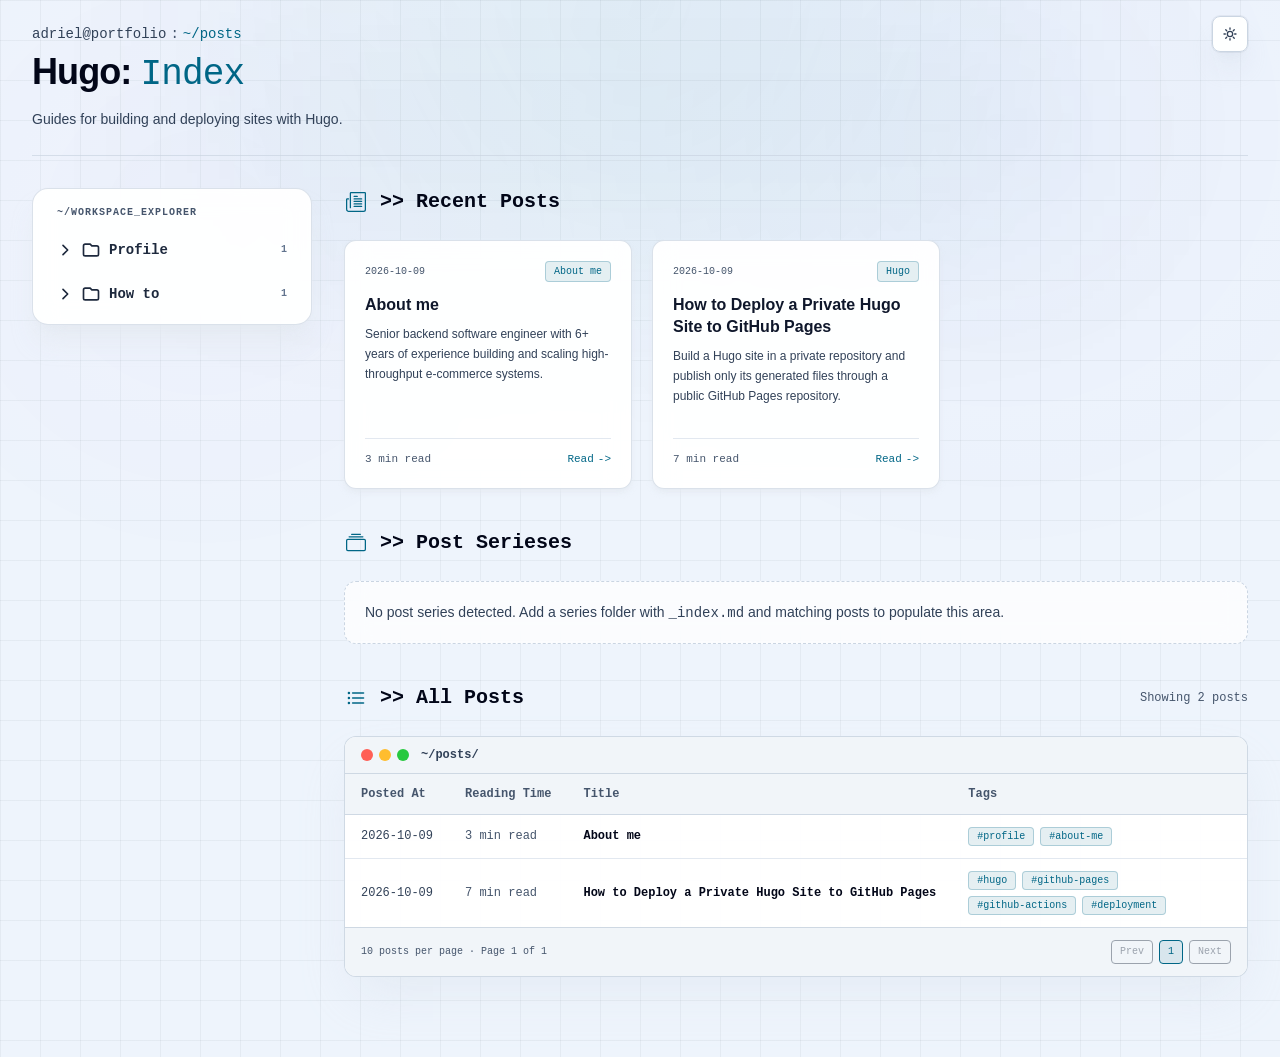
<file: posts/how_to/hugo/index.html>
<!doctype html><html lang=en-us class=scroll-smooth x-data=themeToggle><head><meta charset=utf-8><meta name=viewport content="width=device-width,initial-scale=1"><meta name=color-scheme content="light dark"><title>Hugo | Adriel's Portfolio</title><meta name=description content="Guides for building and deploying sites with Hugo."><script src=/js/theme-scheme.728cc794b20914082a57bfe51ceb73a14cff2437c23c5c0ee3c2f0db88906d94.js integrity="sha256-cozHlLIJFAgqV7/lHOtzoUz/JDfCPFwO48Lw24iQbZQ=" crossorigin=anonymous></script><link rel=stylesheet href=/css/main.86b9f40b6a0e0cc98c6767ea21fa5c7d27d478be75fdd1663c678f2e48030283.css integrity="sha256-hrn0C2oODMmMZ2fqIfpcfSfUeL51/dFmPGePLkgDAoM=" crossorigin=anonymous><link rel=stylesheet href=/css/custom.788d962f2669d2a317c4f054971b04730b4ef89d23a3e83741158819b997ad4b.css integrity="sha256-eI2WLyZp0qMXxPBUlxsEcwtO+J0jo+g3QRWIGbmXrUs=" crossorigin=anonymous><script src=/js/main.cb27074bf61345f2470e300a818c52a4f5abc2df62e62c7552f097a1ec1d8359.js integrity="sha256-yycHS/YTRfJHDjAKgYxSpPWrwt9i5ix1UvCXoewdg1k=" crossorigin=anonymous defer></script></head><body class="min-h-screen bg-background text-foreground"><a class=nerdy-skip-link href=#main-content>Skip to main content</a><div class="fixed right-4 top-4 z-[80] sm:right-6 lg:right-8"><button class="nerdy-icon-button shadow-xl shadow-slate-300/30 backdrop-blur-md ring-1 ring-slate-900/5 dark:shadow-black/30 dark:ring-white/10" type=button aria-label="Toggle theme" aria-pressed=false x-on:click=toggle() x-bind:aria-pressed=dark.toString() x-bind:aria-label="dark ? 'Switch to light mode' : 'Switch to dark mode'">
<span x-show=dark x-cloak><svg class="h-4 w-4" aria-hidden="true" fill="none" stroke="currentColor" viewBox="0 0 24 24" stroke-width="2"><path stroke-linecap="round" stroke-linejoin="round" d="M20.354 15.354A9 9 0 018.646 3.646 9.003 9.003.0 0012 21a9.003 9.003.0 008.354-5.646z"/></svg>
</span><span x-show=!dark x-cloak><svg class="h-4 w-4" aria-hidden="true" fill="none" stroke="currentColor" viewBox="0 0 24 24" stroke-width="2"><path stroke-linecap="round" stroke-linejoin="round" d="M12 3v2m0 14v2m9-9h-2M5 12H3m15.364-6.364L16.95 7.05m-9.9 9.9-1.414 1.414m12.728.0-1.414-1.414m-9.9-9.9L5.636 5.636M12 8a4 4 0 100 8 4 4 0 000-8z"/></svg></span></button></div><main id=main-content tabindex=-1 class=w-full><div class="nerdy-page-surface nerdy-page-surface--post"><div class=nerdy-ambient-bg></div><div class=nerdy-top-glow></div><div class="nerdy-container pt-6" x-data="{ expandedSubject: '', activeTopic: '', activeTopicLabel: '', activeSubjectLabel: '', currentPage: 1, init() { const topicID = decodeURIComponent(window.location.hash.replace(/^#/, '')); if (!topicID) return; const topicLink = Array.from(this.$root.querySelectorAll('[data-topic-id]')).find((link) => link.dataset.topicId === topicID); if (!topicLink) return; this.expandedSubject = topicLink.dataset.subjectId || ''; this.activeTopic = topicID; this.activeSubjectLabel = topicLink.dataset.subjectLabel || ''; this.activeTopicLabel = topicLink.dataset.topicLabel || ''; }, openSubject(id) { this.expandedSubject = this.expandedSubject === id ? '' : id }, selectTopic(topicID, subjectID, subjectLabel, topicLabel) { this.expandedSubject = subjectID; this.activeTopic = topicID; this.activeSubjectLabel = subjectLabel; this.activeTopicLabel = topicLabel; this.currentPage = 1 }, showAll() { this.activeTopic = ''; this.activeTopicLabel = ''; this.activeSubjectLabel = ''; this.currentPage = 1 } }"><header class="mb-8 border-b border-slate-300/70 pb-6 dark:border-slate-700"><div class=min-w-0><div class="mb-2 flex flex-wrap items-center gap-1 font-mono text-xs nerdy-muted-soft md:text-sm"><a class="nerdy-muted transition-colors hover:text-slate-950 hover:underline dark:hover:text-white" href=/>adriel@portfolio</a><span>:</span><a class="text-accent-cyan transition-colors hover:underline" href=/posts/>~/posts</a><span x-show=activeTopic x-cloak>/</span><span class=text-accent-purple x-show=activeTopic x-text=activeSubjectLabel x-cloak></span><span x-show=activeTopic x-cloak>/</span><a class="text-accent-amber transition-colors hover:underline" x-show=activeTopic x-bind:href="'#' + activeTopic" x-text=activeTopicLabel x-cloak></a></div><h1 class="text-2xl font-bold tracking-tight text-slate-950 dark:text-white md:text-4xl">Hugo: <span class="font-mono font-medium text-accent-cyan">Index</span></h1><p class="mt-3 max-w-2xl text-sm leading-6 nerdy-muted">Guides for building and deploying sites with Hugo.</p></div></header><div class="grid grid-cols-1 items-start gap-8 lg:grid-cols-12"><aside class="nerdy-sticky-sidebar lg:sticky lg:top-6 lg:col-span-3" x-data="{ workspaceOpen: false }"><div class=nerdy-sticky-sidebar-card><button class="mb-0 flex w-full items-center justify-between gap-3 px-2 font-mono text-[10px] font-bold uppercase tracking-widest nerdy-muted-soft transition-colors hover:text-slate-950 dark:hover:text-white lg:mb-4 lg:cursor-default lg:hover:text-inherit dark:lg:hover:text-inherit" type=button x-on:click="workspaceOpen = !workspaceOpen" x-bind:aria-expanded="(workspaceOpen || window.matchMedia('(min-width: 1024px)').matches).toString()" aria-controls=workspace-explorer-nav>
<span>~/WORKSPACE_EXPLORER</span>
<svg class="h-4 w-4 shrink-0 transition-transform lg:hidden" x-bind:class="workspaceOpen ? 'rotate-0' : '-rotate-90'" fill="none" stroke="currentColor" viewBox="0 0 24 24" stroke-width="2.5" aria-hidden="true"><path stroke-linecap="round" stroke-linejoin="round" d="M19 9l-7 7-7-7"/></svg></button><nav id=workspace-explorer-nav class="mt-4 space-y-4 lg:mt-0" x-bind:class="workspaceOpen ? 'block' : 'hidden lg:block'"><div><button class=post-sidebar-subject type=button aria-expanded=false aria-controls=workspace-subject-profile x-on:click='openSubject("profile")' x-bind:aria-expanded='expandedSubject === "profile"'>
<svg class="post-sidebar-subject-chevron" fill="none" stroke="currentColor" viewBox="0 0 24 24" stroke-width="2.5" aria-hidden="true"><path stroke-linecap="round" stroke-linejoin="round" d="M19 9l-7 7-7-7"/></svg>
<svg class="h-5 w-5 shrink-0" aria-hidden="true" fill="none" stroke="currentColor" viewBox="0 0 24 24" stroke-width="2"><path stroke-linecap="round" stroke-linejoin="round" d="M3 7v10a2 2 0 002 2h14a2 2 0 002-2V9a2 2 0 00-2-2h-6l-2-2H5A2 2 0 003 7z"/></svg>
<span>Profile</span>
<span class=post-sidebar-subject-count>1</span></button><div id=workspace-subject-profile class="ml-4 mt-1 space-y-1 border-l border-slate-300/80 pl-3 dark:border-slate-700/60" x-show='expandedSubject === "profile"' x-cloak><a class="flex w-full items-center gap-2.5 rounded-lg px-2 py-1.5 text-left font-mono text-xs transition-colors" href=#subject-profile-topic-about-me x-on:click='selectTopic("subject-profile-topic-about-me", "profile", "Profile", "About me")' x-bind:class="activeTopic === &#34;subject-profile-topic-about-me&#34; ? 'bg-accent-amber/10 font-bold text-accent-amber' : 'text-slate-700 hover:bg-slate-100/90 hover:text-slate-950 dark:text-slate-400 dark:hover:bg-slate-800/50 dark:hover:text-white'" data-topic-id=subject-profile-topic-about-me data-subject-id=profile data-subject-label=Profile data-topic-label="About me"><span class="text-slate-400 dark:text-slate-600">└─</span>
<svg class="h-3.5 w-3.5 shrink-0 text-slate-500" aria-hidden="true" fill="none" stroke="currentColor" viewBox="0 0 24 24" stroke-width="2"><path stroke-linecap="round" stroke-linejoin="round" d="M19 20H5a2 2 0 01-2-2V6a2 2 0 012-2h10l6 6v10a2 2 0 01-2 2z"/><path stroke-linecap="round" stroke-linejoin="round" d="M14 4v6h6"/></svg>
<span>About me</span>
<span class="ml-auto text-[10px] text-slate-400 dark:text-slate-600">1</span></a></div></div><div><button class=post-sidebar-subject type=button aria-expanded=false aria-controls=workspace-subject-how-to x-on:click='openSubject("how-to")' x-bind:aria-expanded='expandedSubject === "how-to"'>
<svg class="post-sidebar-subject-chevron" fill="none" stroke="currentColor" viewBox="0 0 24 24" stroke-width="2.5" aria-hidden="true"><path stroke-linecap="round" stroke-linejoin="round" d="M19 9l-7 7-7-7"/></svg>
<svg class="h-5 w-5 shrink-0" aria-hidden="true" fill="none" stroke="currentColor" viewBox="0 0 24 24" stroke-width="2"><path stroke-linecap="round" stroke-linejoin="round" d="M3 7v10a2 2 0 002 2h14a2 2 0 002-2V9a2 2 0 00-2-2h-6l-2-2H5A2 2 0 003 7z"/></svg>
<span>How to</span>
<span class=post-sidebar-subject-count>1</span></button><div id=workspace-subject-how-to class="ml-4 mt-1 space-y-1 border-l border-slate-300/80 pl-3 dark:border-slate-700/60" x-show='expandedSubject === "how-to"' x-cloak><a class="flex w-full items-center gap-2.5 rounded-lg px-2 py-1.5 text-left font-mono text-xs transition-colors" href=#subject-how-to-topic-hugo x-on:click='selectTopic("subject-how-to-topic-hugo", "how-to", "How to", "Hugo")' x-bind:class="activeTopic === &#34;subject-how-to-topic-hugo&#34; ? 'bg-accent-amber/10 font-bold text-accent-amber' : 'text-slate-700 hover:bg-slate-100/90 hover:text-slate-950 dark:text-slate-400 dark:hover:bg-slate-800/50 dark:hover:text-white'" data-topic-id=subject-how-to-topic-hugo data-subject-id=how-to data-subject-label="How to" data-topic-label=Hugo><span class="text-slate-400 dark:text-slate-600">└─</span>
<svg class="h-3.5 w-3.5 shrink-0 text-slate-500" aria-hidden="true" fill="none" stroke="currentColor" viewBox="0 0 24 24" stroke-width="2"><path stroke-linecap="round" stroke-linejoin="round" d="M19 20H5a2 2 0 01-2-2V6a2 2 0 012-2h10l6 6v10a2 2 0 01-2 2z"/><path stroke-linecap="round" stroke-linejoin="round" d="M14 4v6h6"/></svg>
<span>Hugo</span>
<span class="ml-auto text-[10px] text-slate-400 dark:text-slate-600">1</span></a></div></div></nav></div></aside><main class="flex flex-col gap-10 lg:col-span-9"><div class="flex flex-col gap-10" x-show=activeTopic x-cloak><div class="flex flex-col gap-10" x-show='activeTopic === "subject-profile-topic-about-me"' x-cloak><section><div class=nerdy-section-heading><span class="flex h-6 w-6 shrink-0 items-center justify-center text-accent-cyan" style=color:var(--accent-cyan)><svg class="h-5 w-5" aria-hidden="true" viewBox="0 0 32 32" fill="none"><g clip-path="url(#clip0_901_889)"><path d="M7 25V2.005S7 1 8 1H30S31 1.005 31 2.005v26S31 31 28 31H4S1 31.005 1 27.005v-15S1 11 2 11H4m9-4h5m-5 4H25M13 15H25M13 19H25M13 23H25" stroke="currentColor" stroke-width="2" stroke-linecap="round" stroke-linejoin="round"/></g><defs><clipPath id="clip0_901_889"><rect width="32" height="32" fill="#fff"/></clipPath></defs></svg></span><h2 class=nerdy-section-title>>> Recent Posts</h2></div><div class="grid grid-cols-1 gap-5 md:grid-cols-3"><a class="group nerdy-card nerdy-card-hover nerdy-card-accent-cyan relative flex min-h-52 flex-col justify-between overflow-hidden p-5" href=/posts/profile/about_me/about_me/><div><div class="mb-3 flex items-center justify-between gap-3"><time class="font-mono text-[10px] nerdy-muted-soft" datetime=2026-10-09>2026-10-09</time>
<span class="nerdy-chip nerdy-chip-cyan">About me</span></div><h3 class="mb-2 text-base font-bold leading-snug nerdy-card-title nerdy-title-accent-cyan">About me</h3><p class="mb-4 line-clamp-3 text-xs leading-5 nerdy-muted">Senior backend software engineer with 6+ years of experience building and scaling high-throughput e-commerce systems.</p></div><div class="mt-4 flex items-center justify-between border-t border-slate-200 pt-3 font-mono text-[11px] dark:border-slate-700/50"><span class=nerdy-muted-soft>3 min read</span>
<span class="flex items-center gap-1 text-accent-cyan">Read <span class="transition-transform group-hover:translate-x-1">-></span></span></div></a></div></section><section><div class=nerdy-section-heading><span class="flex h-6 w-6 shrink-0 items-center justify-center text-accent-cyan" style=color:var(--accent-cyan)><svg class="h-5 w-5" aria-hidden="true" viewBox="0 0 16 16" fill="currentColor"><path d="M2.5 3.5a.5.5.0 010-1h11a.5.5.0 010 1h-11zm2-2a.5.5.0 010-1h7a.5.5.0 010 1h-7zM0 13a1.5 1.5.0 001.5 1.5h13A1.5 1.5.0 0016 13V6a1.5 1.5.0 00-1.5-1.5h-13A1.5 1.5.0 000 6v7zm1.5.5A.5.5.0 011 13V6a.5.5.0 01.5-.5h13a.5.5.0 01.5.5v7a.5.5.0 01-.5.5h-13z"/></svg></span><h2 class=nerdy-section-title>>> Post Serieses</h2></div><div class="grid grid-cols-1 gap-5 md:grid-cols-2"><div class="nerdy-card-dashed p-5 text-sm nerdy-muted md:col-span-2">No post series detected. Add a series folder with <code class=font-mono>_index.md</code> and matching posts to populate this area.</div></div></section><section><div class="mb-6 flex items-center justify-between gap-4"><div class="nerdy-section-heading mb-0"><span class="flex h-6 w-6 shrink-0 items-center justify-center text-accent-cyan" style=color:var(--accent-cyan)><svg class="h-5 w-5" aria-hidden="true" viewBox="0 0 24 24" fill="none"><path d="M8 6.00067 21 6.00139M8 12.0007 21 12.0015M8 18.0007 21 18.0015M3.5 6H3.51M3.5 12H3.51M3.5 18H3.51M4 6c0 .27614-.22386.5-.5.5S3 6.27614 3 6s.22386-.5.5-.5.5.22386.5.5zm0 6c0 .2761-.22386.5-.5.5S3 12.2761 3 12s.22386-.5.5-.5.5.2239.5.5zm0 6c0 .2761-.22386.5-.5.5S3 18.2761 3 18s.22386-.5.5-.5.5.2239.5.5z" stroke="currentColor" stroke-width="2" stroke-linecap="round" stroke-linejoin="round"/></svg></span><h2 class=nerdy-section-title>>> All Posts</h2></div><span class="font-mono text-xs nerdy-muted-soft">Showing 1 posts</span></div><div class=nerdy-window><div class=nerdy-window-bar><div class="flex min-w-0 items-center gap-3"><div class="flex shrink-0 gap-1.5"><div class="nerdy-window-dot bg-[#ff5f56]"></div><div class="nerdy-window-dot bg-[#ffbd2e]"></div><div class="nerdy-window-dot bg-[#27c93f]"></div></div><div class="truncate font-bold nerdy-muted">~/posts/Profile/About me/</div></div></div><div class=overflow-x-auto><table class="w-full min-w-[680px] whitespace-nowrap text-left"><thead><tr class="border-b border-slate-300/90 bg-slate-100/95 nerdy-muted-soft dark:border-slate-700/80 dark:bg-slate-900/40"><th class="px-4 py-3 font-semibold">Posted At</th><th class="px-4 py-3 font-semibold">Reading Time</th><th class="px-4 py-3 font-semibold">Title</th><th class="px-4 py-3 font-semibold">Tags</th></tr></thead><tbody class="divide-y divide-slate-200 text-slate-800 dark:divide-slate-700/40 dark:text-slate-300"><tr class="transition-colors hover:bg-slate-100/80 dark:hover:bg-slate-800/40" x-show="currentPage === 1"><td class="px-4 py-3 nerdy-muted">2026-10-09</td><td class="px-4 py-3 nerdy-muted-soft">3 min read</td><td class="px-4 py-3 font-bold"><a class="text-slate-950 transition-colors hover:text-accent-cyan hover:underline dark:text-white" href=/posts/profile/about_me/about_me/>About me</a></td><td class="px-4 py-3"><div class="flex flex-wrap gap-1.5"><span class="nerdy-chip nerdy-chip-cyan">#profile</span>
<span class="nerdy-chip nerdy-chip-cyan">#about-me</span></div></td></tr></tbody></table></div><div class="flex flex-wrap items-center justify-between gap-3 border-t border-slate-300/90 bg-slate-100/95 px-4 py-3 dark:border-slate-700/80 dark:bg-slate-900/40"><span class="text-[10px] nerdy-muted-soft">10 posts per page · Page <span x-text=currentPage></span> of 1</span><div class="flex flex-wrap gap-1.5"><button class="rounded border px-2 py-1 text-[10px] transition-colors disabled:cursor-not-allowed disabled:opacity-40" type=button x-on:click="currentPage = Math.max(1, currentPage - 1)" x-bind:disabled="currentPage === 1">Prev</button>
<button class="rounded border px-2 py-1 text-[10px] transition-colors" type=button x-on:click="currentPage = 1" x-bind:class="currentPage === 1 ? 'border-accent-cyan bg-accent-cyan/10 text-accent-cyan' : 'border-slate-300 text-slate-600 hover:text-slate-950 dark:border-slate-700 dark:hover:text-white'">1</button>
<button class="rounded border px-2 py-1 text-[10px] transition-colors disabled:cursor-not-allowed disabled:opacity-40" type=button x-on:click="currentPage = Math.min(1, currentPage + 1)" x-bind:disabled="currentPage === 1">Next</button></div></div></div></section></div><div class="flex flex-col gap-10" x-show='activeTopic === "subject-how-to-topic-hugo"' x-cloak><section><div class=nerdy-section-heading><span class="flex h-6 w-6 shrink-0 items-center justify-center text-accent-cyan" style=color:var(--accent-cyan)><svg class="h-5 w-5" aria-hidden="true" viewBox="0 0 32 32" fill="none"><g clip-path="url(#clip0_901_889)"><path d="M7 25V2.005S7 1 8 1H30S31 1.005 31 2.005v26S31 31 28 31H4S1 31.005 1 27.005v-15S1 11 2 11H4m9-4h5m-5 4H25M13 15H25M13 19H25M13 23H25" stroke="currentColor" stroke-width="2" stroke-linecap="round" stroke-linejoin="round"/></g><defs><clipPath id="clip0_901_889"><rect width="32" height="32" fill="#fff"/></clipPath></defs></svg></span><h2 class=nerdy-section-title>>> Recent Posts</h2></div><div class="grid grid-cols-1 gap-5 md:grid-cols-3"><a class="group nerdy-card nerdy-card-hover nerdy-card-accent-cyan relative flex min-h-52 flex-col justify-between overflow-hidden p-5" href=/posts/how_to/hugo/deploy-hugo-sites-to-github-pages/><div><div class="mb-3 flex items-center justify-between gap-3"><time class="font-mono text-[10px] nerdy-muted-soft" datetime=2026-10-09>2026-10-09</time>
<span class="nerdy-chip nerdy-chip-cyan">Hugo</span></div><h3 class="mb-2 text-base font-bold leading-snug nerdy-card-title nerdy-title-accent-cyan">How to Deploy a Private Hugo Site to GitHub Pages</h3><p class="mb-4 line-clamp-3 text-xs leading-5 nerdy-muted">Build a Hugo site in a private repository and publish only its generated files through a public GitHub Pages repository.</p></div><div class="mt-4 flex items-center justify-between border-t border-slate-200 pt-3 font-mono text-[11px] dark:border-slate-700/50"><span class=nerdy-muted-soft>7 min read</span>
<span class="flex items-center gap-1 text-accent-cyan">Read <span class="transition-transform group-hover:translate-x-1">-></span></span></div></a></div></section><section><div class=nerdy-section-heading><span class="flex h-6 w-6 shrink-0 items-center justify-center text-accent-cyan" style=color:var(--accent-cyan)><svg class="h-5 w-5" aria-hidden="true" viewBox="0 0 16 16" fill="currentColor"><path d="M2.5 3.5a.5.5.0 010-1h11a.5.5.0 010 1h-11zm2-2a.5.5.0 010-1h7a.5.5.0 010 1h-7zM0 13a1.5 1.5.0 001.5 1.5h13A1.5 1.5.0 0016 13V6a1.5 1.5.0 00-1.5-1.5h-13A1.5 1.5.0 000 6v7zm1.5.5A.5.5.0 011 13V6a.5.5.0 01.5-.5h13a.5.5.0 01.5.5v7a.5.5.0 01-.5.5h-13z"/></svg></span><h2 class=nerdy-section-title>>> Post Serieses</h2></div><div class="grid grid-cols-1 gap-5 md:grid-cols-2"><div class="nerdy-card-dashed p-5 text-sm nerdy-muted md:col-span-2">No post series detected. Add a series folder with <code class=font-mono>_index.md</code> and matching posts to populate this area.</div></div></section><section><div class="mb-6 flex items-center justify-between gap-4"><div class="nerdy-section-heading mb-0"><span class="flex h-6 w-6 shrink-0 items-center justify-center text-accent-cyan" style=color:var(--accent-cyan)><svg class="h-5 w-5" aria-hidden="true" viewBox="0 0 24 24" fill="none"><path d="M8 6.00067 21 6.00139M8 12.0007 21 12.0015M8 18.0007 21 18.0015M3.5 6H3.51M3.5 12H3.51M3.5 18H3.51M4 6c0 .27614-.22386.5-.5.5S3 6.27614 3 6s.22386-.5.5-.5.5.22386.5.5zm0 6c0 .2761-.22386.5-.5.5S3 12.2761 3 12s.22386-.5.5-.5.5.2239.5.5zm0 6c0 .2761-.22386.5-.5.5S3 18.2761 3 18s.22386-.5.5-.5.5.2239.5.5z" stroke="currentColor" stroke-width="2" stroke-linecap="round" stroke-linejoin="round"/></svg></span><h2 class=nerdy-section-title>>> All Posts</h2></div><span class="font-mono text-xs nerdy-muted-soft">Showing 1 posts</span></div><div class=nerdy-window><div class=nerdy-window-bar><div class="flex min-w-0 items-center gap-3"><div class="flex shrink-0 gap-1.5"><div class="nerdy-window-dot bg-[#ff5f56]"></div><div class="nerdy-window-dot bg-[#ffbd2e]"></div><div class="nerdy-window-dot bg-[#27c93f]"></div></div><div class="truncate font-bold nerdy-muted">~/posts/How to/Hugo/</div></div></div><div class=overflow-x-auto><table class="w-full min-w-[680px] whitespace-nowrap text-left"><thead><tr class="border-b border-slate-300/90 bg-slate-100/95 nerdy-muted-soft dark:border-slate-700/80 dark:bg-slate-900/40"><th class="px-4 py-3 font-semibold">Posted At</th><th class="px-4 py-3 font-semibold">Reading Time</th><th class="px-4 py-3 font-semibold">Title</th><th class="px-4 py-3 font-semibold">Tags</th></tr></thead><tbody class="divide-y divide-slate-200 text-slate-800 dark:divide-slate-700/40 dark:text-slate-300"><tr class="transition-colors hover:bg-slate-100/80 dark:hover:bg-slate-800/40" x-show="currentPage === 1"><td class="px-4 py-3 nerdy-muted">2026-10-09</td><td class="px-4 py-3 nerdy-muted-soft">7 min read</td><td class="px-4 py-3 font-bold"><a class="text-slate-950 transition-colors hover:text-accent-cyan hover:underline dark:text-white" href=/posts/how_to/hugo/deploy-hugo-sites-to-github-pages/>How to Deploy a Private Hugo Site to GitHub Pages</a></td><td class="px-4 py-3"><div class="flex flex-wrap gap-1.5"><span class="nerdy-chip nerdy-chip-cyan">#hugo</span>
<span class="nerdy-chip nerdy-chip-cyan">#github-pages</span>
<span class="nerdy-chip nerdy-chip-cyan">#github-actions</span>
<span class="nerdy-chip nerdy-chip-cyan">#deployment</span></div></td></tr></tbody></table></div><div class="flex flex-wrap items-center justify-between gap-3 border-t border-slate-300/90 bg-slate-100/95 px-4 py-3 dark:border-slate-700/80 dark:bg-slate-900/40"><span class="text-[10px] nerdy-muted-soft">10 posts per page · Page <span x-text=currentPage></span> of 1</span><div class="flex flex-wrap gap-1.5"><button class="rounded border px-2 py-1 text-[10px] transition-colors disabled:cursor-not-allowed disabled:opacity-40" type=button x-on:click="currentPage = Math.max(1, currentPage - 1)" x-bind:disabled="currentPage === 1">Prev</button>
<button class="rounded border px-2 py-1 text-[10px] transition-colors" type=button x-on:click="currentPage = 1" x-bind:class="currentPage === 1 ? 'border-accent-cyan bg-accent-cyan/10 text-accent-cyan' : 'border-slate-300 text-slate-600 hover:text-slate-950 dark:border-slate-700 dark:hover:text-white'">1</button>
<button class="rounded border px-2 py-1 text-[10px] transition-colors disabled:cursor-not-allowed disabled:opacity-40" type=button x-on:click="currentPage = Math.min(1, currentPage + 1)" x-bind:disabled="currentPage === 1">Next</button></div></div></div></section></div></div><div class="flex flex-col gap-10" x-show=!activeTopic><section><div class=nerdy-section-heading><span class="flex h-6 w-6 shrink-0 items-center justify-center text-accent-cyan" style=color:var(--accent-cyan)><svg class="h-5 w-5" aria-hidden="true" viewBox="0 0 32 32" fill="none"><g clip-path="url(#clip0_901_889)"><path d="M7 25V2.005S7 1 8 1H30S31 1.005 31 2.005v26S31 31 28 31H4S1 31.005 1 27.005v-15S1 11 2 11H4m9-4h5m-5 4H25M13 15H25M13 19H25M13 23H25" stroke="currentColor" stroke-width="2" stroke-linecap="round" stroke-linejoin="round"/></g><defs><clipPath id="clip0_901_889"><rect width="32" height="32" fill="#fff"/></clipPath></defs></svg></span><h2 class=nerdy-section-title>>> Recent Posts</h2></div><div class="grid grid-cols-1 gap-5 md:grid-cols-3"><a class="group nerdy-card nerdy-card-hover nerdy-card-accent-cyan relative flex min-h-52 flex-col justify-between overflow-hidden p-5" href=/posts/profile/about_me/about_me/><div><div class="mb-3 flex items-center justify-between gap-3"><time class="font-mono text-[10px] nerdy-muted-soft" datetime=2026-10-09>2026-10-09</time>
<span class="nerdy-chip nerdy-chip-cyan">About me</span></div><h3 class="mb-2 text-base font-bold leading-snug nerdy-card-title nerdy-title-accent-cyan">About me</h3><p class="mb-4 line-clamp-3 text-xs leading-5 nerdy-muted">Senior backend software engineer with 6+ years of experience building and scaling high-throughput e-commerce systems.</p></div><div class="mt-4 flex items-center justify-between border-t border-slate-200 pt-3 font-mono text-[11px] dark:border-slate-700/50"><span class=nerdy-muted-soft>3 min read</span>
<span class="flex items-center gap-1 text-accent-cyan">Read <span class="transition-transform group-hover:translate-x-1">-></span></span></div></a><a class="group nerdy-card nerdy-card-hover nerdy-card-accent-cyan relative flex min-h-52 flex-col justify-between overflow-hidden p-5" href=/posts/how_to/hugo/deploy-hugo-sites-to-github-pages/><div><div class="mb-3 flex items-center justify-between gap-3"><time class="font-mono text-[10px] nerdy-muted-soft" datetime=2026-10-09>2026-10-09</time>
<span class="nerdy-chip nerdy-chip-cyan">Hugo</span></div><h3 class="mb-2 text-base font-bold leading-snug nerdy-card-title nerdy-title-accent-cyan">How to Deploy a Private Hugo Site to GitHub Pages</h3><p class="mb-4 line-clamp-3 text-xs leading-5 nerdy-muted">Build a Hugo site in a private repository and publish only its generated files through a public GitHub Pages repository.</p></div><div class="mt-4 flex items-center justify-between border-t border-slate-200 pt-3 font-mono text-[11px] dark:border-slate-700/50"><span class=nerdy-muted-soft>7 min read</span>
<span class="flex items-center gap-1 text-accent-cyan">Read <span class="transition-transform group-hover:translate-x-1">-></span></span></div></a></div></section><section><div class=nerdy-section-heading><span class="flex h-6 w-6 shrink-0 items-center justify-center text-accent-cyan" style=color:var(--accent-cyan)><svg class="h-5 w-5" aria-hidden="true" viewBox="0 0 16 16" fill="currentColor"><path d="M2.5 3.5a.5.5.0 010-1h11a.5.5.0 010 1h-11zm2-2a.5.5.0 010-1h7a.5.5.0 010 1h-7zM0 13a1.5 1.5.0 001.5 1.5h13A1.5 1.5.0 0016 13V6a1.5 1.5.0 00-1.5-1.5h-13A1.5 1.5.0 000 6v7zm1.5.5A.5.5.0 011 13V6a.5.5.0 01.5-.5h13a.5.5.0 01.5.5v7a.5.5.0 01-.5.5h-13z"/></svg></span><h2 class=nerdy-section-title>>> Post Serieses</h2></div><div class="grid grid-cols-1 gap-5 md:grid-cols-2"><div class="nerdy-card-dashed p-5 text-sm nerdy-muted md:col-span-2">No post series detected. Add a series folder with <code class=font-mono>_index.md</code> and matching posts to populate this area.</div></div></section><section><div class="mb-6 flex items-center justify-between gap-4"><div class="nerdy-section-heading mb-0"><span class="flex h-6 w-6 shrink-0 items-center justify-center text-accent-cyan" style=color:var(--accent-cyan)><svg class="h-5 w-5" aria-hidden="true" viewBox="0 0 24 24" fill="none"><path d="M8 6.00067 21 6.00139M8 12.0007 21 12.0015M8 18.0007 21 18.0015M3.5 6H3.51M3.5 12H3.51M3.5 18H3.51M4 6c0 .27614-.22386.5-.5.5S3 6.27614 3 6s.22386-.5.5-.5.5.22386.5.5zm0 6c0 .2761-.22386.5-.5.5S3 12.2761 3 12s.22386-.5.5-.5.5.2239.5.5zm0 6c0 .2761-.22386.5-.5.5S3 18.2761 3 18s.22386-.5.5-.5.5.2239.5.5z" stroke="currentColor" stroke-width="2" stroke-linecap="round" stroke-linejoin="round"/></svg></span><h2 class=nerdy-section-title>>> All Posts</h2></div><span class="font-mono text-xs nerdy-muted-soft">Showing 2 posts</span></div><div class=nerdy-window><div class=nerdy-window-bar><div class="flex min-w-0 items-center gap-3"><div class="flex shrink-0 gap-1.5"><div class="nerdy-window-dot bg-[#ff5f56]"></div><div class="nerdy-window-dot bg-[#ffbd2e]"></div><div class="nerdy-window-dot bg-[#27c93f]"></div></div><div class="truncate font-bold nerdy-muted">~/posts/</div></div></div><div class=overflow-x-auto><table class="w-full min-w-[680px] whitespace-nowrap text-left"><thead><tr class="border-b border-slate-300/90 bg-slate-100/95 nerdy-muted-soft dark:border-slate-700/80 dark:bg-slate-900/40"><th class="px-4 py-3 font-semibold">Posted At</th><th class="px-4 py-3 font-semibold">Reading Time</th><th class="px-4 py-3 font-semibold">Title</th><th class="px-4 py-3 font-semibold">Tags</th></tr></thead><tbody class="divide-y divide-slate-200 text-slate-800 dark:divide-slate-700/40 dark:text-slate-300"><tr class="transition-colors hover:bg-slate-100/80 dark:hover:bg-slate-800/40" x-show="currentPage === 1"><td class="px-4 py-3 nerdy-muted">2026-10-09</td><td class="px-4 py-3 nerdy-muted-soft">3 min read</td><td class="px-4 py-3 font-bold"><a class="text-slate-950 transition-colors hover:text-accent-cyan hover:underline dark:text-white" href=/posts/profile/about_me/about_me/>About me</a></td><td class="px-4 py-3"><div class="flex flex-wrap gap-1.5"><span class="nerdy-chip nerdy-chip-cyan">#profile</span>
<span class="nerdy-chip nerdy-chip-cyan">#about-me</span></div></td></tr><tr class="transition-colors hover:bg-slate-100/80 dark:hover:bg-slate-800/40" x-show="currentPage === 1"><td class="px-4 py-3 nerdy-muted">2026-10-09</td><td class="px-4 py-3 nerdy-muted-soft">7 min read</td><td class="px-4 py-3 font-bold"><a class="text-slate-950 transition-colors hover:text-accent-cyan hover:underline dark:text-white" href=/posts/how_to/hugo/deploy-hugo-sites-to-github-pages/>How to Deploy a Private Hugo Site to GitHub Pages</a></td><td class="px-4 py-3"><div class="flex flex-wrap gap-1.5"><span class="nerdy-chip nerdy-chip-cyan">#hugo</span>
<span class="nerdy-chip nerdy-chip-cyan">#github-pages</span>
<span class="nerdy-chip nerdy-chip-cyan">#github-actions</span>
<span class="nerdy-chip nerdy-chip-cyan">#deployment</span></div></td></tr></tbody></table></div><div class="flex flex-wrap items-center justify-between gap-3 border-t border-slate-300/90 bg-slate-100/95 px-4 py-3 dark:border-slate-700/80 dark:bg-slate-900/40"><span class="text-[10px] nerdy-muted-soft">10 posts per page · Page <span x-text=currentPage></span> of 1</span><div class="flex flex-wrap gap-1.5"><button class="rounded border px-2 py-1 text-[10px] transition-colors disabled:cursor-not-allowed disabled:opacity-40" type=button x-on:click="currentPage = Math.max(1, currentPage - 1)" x-bind:disabled="currentPage === 1">Prev</button>
<button class="rounded border px-2 py-1 text-[10px] transition-colors" type=button x-on:click="currentPage = 1" x-bind:class="currentPage === 1 ? 'border-accent-cyan bg-accent-cyan/10 text-accent-cyan' : 'border-slate-300 text-slate-600 hover:text-slate-950 dark:border-slate-700 dark:hover:text-white'">1</button>
<button class="rounded border px-2 py-1 text-[10px] transition-colors disabled:cursor-not-allowed disabled:opacity-40" type=button x-on:click="currentPage = Math.min(1, currentPage + 1)" x-bind:disabled="currentPage === 1">Next</button></div></div></div></section></div></main></div></div></div></main></body></html>
</file>
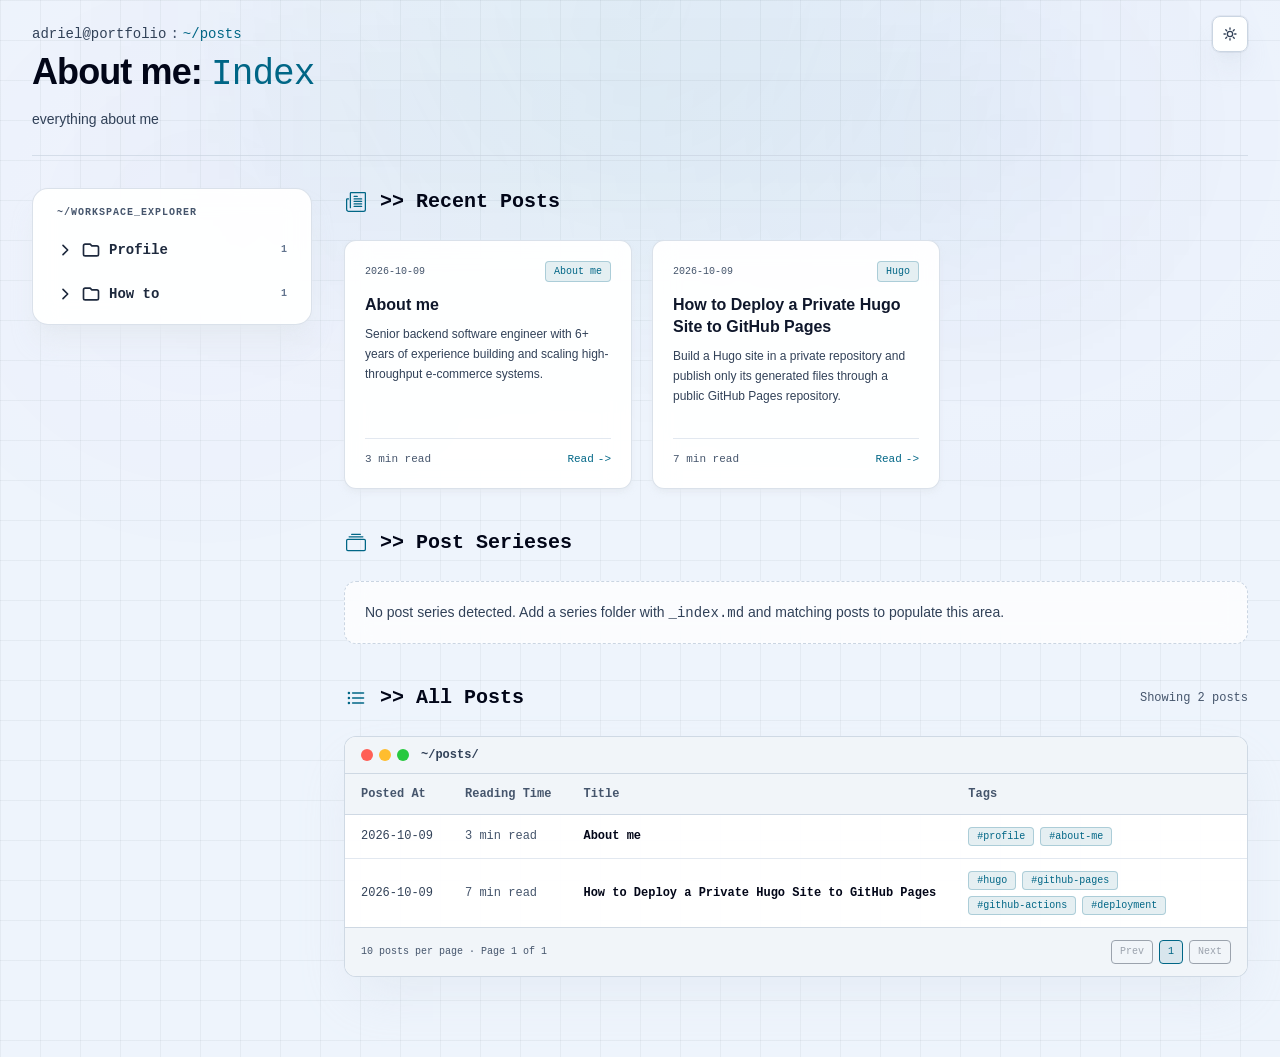
<file: posts/profile/about_me/index.html>
<!doctype html><html lang=en-us class=scroll-smooth x-data=themeToggle><head><meta charset=utf-8><meta name=viewport content="width=device-width,initial-scale=1"><meta name=color-scheme content="light dark"><title>About me | Adriel's Portfolio</title><meta name=description content="everything about me"><script src=/js/theme-scheme.728cc794b20914082a57bfe51ceb73a14cff2437c23c5c0ee3c2f0db88906d94.js integrity="sha256-cozHlLIJFAgqV7/lHOtzoUz/JDfCPFwO48Lw24iQbZQ=" crossorigin=anonymous></script><link rel=stylesheet href=/css/main.86b9f40b6a0e0cc98c6767ea21fa5c7d27d478be75fdd1663c678f2e48030283.css integrity="sha256-hrn0C2oODMmMZ2fqIfpcfSfUeL51/dFmPGePLkgDAoM=" crossorigin=anonymous><link rel=stylesheet href=/css/custom.788d962f2669d2a317c4f054971b04730b4ef89d23a3e83741158819b997ad4b.css integrity="sha256-eI2WLyZp0qMXxPBUlxsEcwtO+J0jo+g3QRWIGbmXrUs=" crossorigin=anonymous><script src=/js/main.cb27074bf61345f2470e300a818c52a4f5abc2df62e62c7552f097a1ec1d8359.js integrity="sha256-yycHS/YTRfJHDjAKgYxSpPWrwt9i5ix1UvCXoewdg1k=" crossorigin=anonymous defer></script></head><body class="min-h-screen bg-background text-foreground"><a class=nerdy-skip-link href=#main-content>Skip to main content</a><div class="fixed right-4 top-4 z-[80] sm:right-6 lg:right-8"><button class="nerdy-icon-button shadow-xl shadow-slate-300/30 backdrop-blur-md ring-1 ring-slate-900/5 dark:shadow-black/30 dark:ring-white/10" type=button aria-label="Toggle theme" aria-pressed=false x-on:click=toggle() x-bind:aria-pressed=dark.toString() x-bind:aria-label="dark ? 'Switch to light mode' : 'Switch to dark mode'">
<span x-show=dark x-cloak><svg class="h-4 w-4" aria-hidden="true" fill="none" stroke="currentColor" viewBox="0 0 24 24" stroke-width="2"><path stroke-linecap="round" stroke-linejoin="round" d="M20.354 15.354A9 9 0 018.646 3.646 9.003 9.003.0 0012 21a9.003 9.003.0 008.354-5.646z"/></svg>
</span><span x-show=!dark x-cloak><svg class="h-4 w-4" aria-hidden="true" fill="none" stroke="currentColor" viewBox="0 0 24 24" stroke-width="2"><path stroke-linecap="round" stroke-linejoin="round" d="M12 3v2m0 14v2m9-9h-2M5 12H3m15.364-6.364L16.95 7.05m-9.9 9.9-1.414 1.414m12.728.0-1.414-1.414m-9.9-9.9L5.636 5.636M12 8a4 4 0 100 8 4 4 0 000-8z"/></svg></span></button></div><main id=main-content tabindex=-1 class=w-full><div class="nerdy-page-surface nerdy-page-surface--post"><div class=nerdy-ambient-bg></div><div class=nerdy-top-glow></div><div class="nerdy-container pt-6" x-data="{ expandedSubject: '', activeTopic: '', activeTopicLabel: '', activeSubjectLabel: '', currentPage: 1, init() { const topicID = decodeURIComponent(window.location.hash.replace(/^#/, '')); if (!topicID) return; const topicLink = Array.from(this.$root.querySelectorAll('[data-topic-id]')).find((link) => link.dataset.topicId === topicID); if (!topicLink) return; this.expandedSubject = topicLink.dataset.subjectId || ''; this.activeTopic = topicID; this.activeSubjectLabel = topicLink.dataset.subjectLabel || ''; this.activeTopicLabel = topicLink.dataset.topicLabel || ''; }, openSubject(id) { this.expandedSubject = this.expandedSubject === id ? '' : id }, selectTopic(topicID, subjectID, subjectLabel, topicLabel) { this.expandedSubject = subjectID; this.activeTopic = topicID; this.activeSubjectLabel = subjectLabel; this.activeTopicLabel = topicLabel; this.currentPage = 1 }, showAll() { this.activeTopic = ''; this.activeTopicLabel = ''; this.activeSubjectLabel = ''; this.currentPage = 1 } }"><header class="mb-8 border-b border-slate-300/70 pb-6 dark:border-slate-700"><div class=min-w-0><div class="mb-2 flex flex-wrap items-center gap-1 font-mono text-xs nerdy-muted-soft md:text-sm"><a class="nerdy-muted transition-colors hover:text-slate-950 hover:underline dark:hover:text-white" href=/>adriel@portfolio</a><span>:</span><a class="text-accent-cyan transition-colors hover:underline" href=/posts/>~/posts</a><span x-show=activeTopic x-cloak>/</span><span class=text-accent-purple x-show=activeTopic x-text=activeSubjectLabel x-cloak></span><span x-show=activeTopic x-cloak>/</span><a class="text-accent-amber transition-colors hover:underline" x-show=activeTopic x-bind:href="'#' + activeTopic" x-text=activeTopicLabel x-cloak></a></div><h1 class="text-2xl font-bold tracking-tight text-slate-950 dark:text-white md:text-4xl">About me: <span class="font-mono font-medium text-accent-cyan">Index</span></h1><p class="mt-3 max-w-2xl text-sm leading-6 nerdy-muted">everything about me</p></div></header><div class="grid grid-cols-1 items-start gap-8 lg:grid-cols-12"><aside class="nerdy-sticky-sidebar lg:sticky lg:top-6 lg:col-span-3" x-data="{ workspaceOpen: false }"><div class=nerdy-sticky-sidebar-card><button class="mb-0 flex w-full items-center justify-between gap-3 px-2 font-mono text-[10px] font-bold uppercase tracking-widest nerdy-muted-soft transition-colors hover:text-slate-950 dark:hover:text-white lg:mb-4 lg:cursor-default lg:hover:text-inherit dark:lg:hover:text-inherit" type=button x-on:click="workspaceOpen = !workspaceOpen" x-bind:aria-expanded="(workspaceOpen || window.matchMedia('(min-width: 1024px)').matches).toString()" aria-controls=workspace-explorer-nav>
<span>~/WORKSPACE_EXPLORER</span>
<svg class="h-4 w-4 shrink-0 transition-transform lg:hidden" x-bind:class="workspaceOpen ? 'rotate-0' : '-rotate-90'" fill="none" stroke="currentColor" viewBox="0 0 24 24" stroke-width="2.5" aria-hidden="true"><path stroke-linecap="round" stroke-linejoin="round" d="M19 9l-7 7-7-7"/></svg></button><nav id=workspace-explorer-nav class="mt-4 space-y-4 lg:mt-0" x-bind:class="workspaceOpen ? 'block' : 'hidden lg:block'"><div><button class=post-sidebar-subject type=button aria-expanded=false aria-controls=workspace-subject-profile x-on:click='openSubject("profile")' x-bind:aria-expanded='expandedSubject === "profile"'>
<svg class="post-sidebar-subject-chevron" fill="none" stroke="currentColor" viewBox="0 0 24 24" stroke-width="2.5" aria-hidden="true"><path stroke-linecap="round" stroke-linejoin="round" d="M19 9l-7 7-7-7"/></svg>
<svg class="h-5 w-5 shrink-0" aria-hidden="true" fill="none" stroke="currentColor" viewBox="0 0 24 24" stroke-width="2"><path stroke-linecap="round" stroke-linejoin="round" d="M3 7v10a2 2 0 002 2h14a2 2 0 002-2V9a2 2 0 00-2-2h-6l-2-2H5A2 2 0 003 7z"/></svg>
<span>Profile</span>
<span class=post-sidebar-subject-count>1</span></button><div id=workspace-subject-profile class="ml-4 mt-1 space-y-1 border-l border-slate-300/80 pl-3 dark:border-slate-700/60" x-show='expandedSubject === "profile"' x-cloak><a class="flex w-full items-center gap-2.5 rounded-lg px-2 py-1.5 text-left font-mono text-xs transition-colors" href=#subject-profile-topic-about-me x-on:click='selectTopic("subject-profile-topic-about-me", "profile", "Profile", "About me")' x-bind:class="activeTopic === &#34;subject-profile-topic-about-me&#34; ? 'bg-accent-amber/10 font-bold text-accent-amber' : 'text-slate-700 hover:bg-slate-100/90 hover:text-slate-950 dark:text-slate-400 dark:hover:bg-slate-800/50 dark:hover:text-white'" data-topic-id=subject-profile-topic-about-me data-subject-id=profile data-subject-label=Profile data-topic-label="About me"><span class="text-slate-400 dark:text-slate-600">└─</span>
<svg class="h-3.5 w-3.5 shrink-0 text-slate-500" aria-hidden="true" fill="none" stroke="currentColor" viewBox="0 0 24 24" stroke-width="2"><path stroke-linecap="round" stroke-linejoin="round" d="M19 20H5a2 2 0 01-2-2V6a2 2 0 012-2h10l6 6v10a2 2 0 01-2 2z"/><path stroke-linecap="round" stroke-linejoin="round" d="M14 4v6h6"/></svg>
<span>About me</span>
<span class="ml-auto text-[10px] text-slate-400 dark:text-slate-600">1</span></a></div></div><div><button class=post-sidebar-subject type=button aria-expanded=false aria-controls=workspace-subject-how-to x-on:click='openSubject("how-to")' x-bind:aria-expanded='expandedSubject === "how-to"'>
<svg class="post-sidebar-subject-chevron" fill="none" stroke="currentColor" viewBox="0 0 24 24" stroke-width="2.5" aria-hidden="true"><path stroke-linecap="round" stroke-linejoin="round" d="M19 9l-7 7-7-7"/></svg>
<svg class="h-5 w-5 shrink-0" aria-hidden="true" fill="none" stroke="currentColor" viewBox="0 0 24 24" stroke-width="2"><path stroke-linecap="round" stroke-linejoin="round" d="M3 7v10a2 2 0 002 2h14a2 2 0 002-2V9a2 2 0 00-2-2h-6l-2-2H5A2 2 0 003 7z"/></svg>
<span>How to</span>
<span class=post-sidebar-subject-count>1</span></button><div id=workspace-subject-how-to class="ml-4 mt-1 space-y-1 border-l border-slate-300/80 pl-3 dark:border-slate-700/60" x-show='expandedSubject === "how-to"' x-cloak><a class="flex w-full items-center gap-2.5 rounded-lg px-2 py-1.5 text-left font-mono text-xs transition-colors" href=#subject-how-to-topic-hugo x-on:click='selectTopic("subject-how-to-topic-hugo", "how-to", "How to", "Hugo")' x-bind:class="activeTopic === &#34;subject-how-to-topic-hugo&#34; ? 'bg-accent-amber/10 font-bold text-accent-amber' : 'text-slate-700 hover:bg-slate-100/90 hover:text-slate-950 dark:text-slate-400 dark:hover:bg-slate-800/50 dark:hover:text-white'" data-topic-id=subject-how-to-topic-hugo data-subject-id=how-to data-subject-label="How to" data-topic-label=Hugo><span class="text-slate-400 dark:text-slate-600">└─</span>
<svg class="h-3.5 w-3.5 shrink-0 text-slate-500" aria-hidden="true" fill="none" stroke="currentColor" viewBox="0 0 24 24" stroke-width="2"><path stroke-linecap="round" stroke-linejoin="round" d="M19 20H5a2 2 0 01-2-2V6a2 2 0 012-2h10l6 6v10a2 2 0 01-2 2z"/><path stroke-linecap="round" stroke-linejoin="round" d="M14 4v6h6"/></svg>
<span>Hugo</span>
<span class="ml-auto text-[10px] text-slate-400 dark:text-slate-600">1</span></a></div></div></nav></div></aside><main class="flex flex-col gap-10 lg:col-span-9"><div class="flex flex-col gap-10" x-show=activeTopic x-cloak><div class="flex flex-col gap-10" x-show='activeTopic === "subject-profile-topic-about-me"' x-cloak><section><div class=nerdy-section-heading><span class="flex h-6 w-6 shrink-0 items-center justify-center text-accent-cyan" style=color:var(--accent-cyan)><svg class="h-5 w-5" aria-hidden="true" viewBox="0 0 32 32" fill="none"><g clip-path="url(#clip0_901_889)"><path d="M7 25V2.005S7 1 8 1H30S31 1.005 31 2.005v26S31 31 28 31H4S1 31.005 1 27.005v-15S1 11 2 11H4m9-4h5m-5 4H25M13 15H25M13 19H25M13 23H25" stroke="currentColor" stroke-width="2" stroke-linecap="round" stroke-linejoin="round"/></g><defs><clipPath id="clip0_901_889"><rect width="32" height="32" fill="#fff"/></clipPath></defs></svg></span><h2 class=nerdy-section-title>>> Recent Posts</h2></div><div class="grid grid-cols-1 gap-5 md:grid-cols-3"><a class="group nerdy-card nerdy-card-hover nerdy-card-accent-cyan relative flex min-h-52 flex-col justify-between overflow-hidden p-5" href=/posts/profile/about_me/about_me/><div><div class="mb-3 flex items-center justify-between gap-3"><time class="font-mono text-[10px] nerdy-muted-soft" datetime=2026-10-09>2026-10-09</time>
<span class="nerdy-chip nerdy-chip-cyan">About me</span></div><h3 class="mb-2 text-base font-bold leading-snug nerdy-card-title nerdy-title-accent-cyan">About me</h3><p class="mb-4 line-clamp-3 text-xs leading-5 nerdy-muted">Senior backend software engineer with 6+ years of experience building and scaling high-throughput e-commerce systems.</p></div><div class="mt-4 flex items-center justify-between border-t border-slate-200 pt-3 font-mono text-[11px] dark:border-slate-700/50"><span class=nerdy-muted-soft>3 min read</span>
<span class="flex items-center gap-1 text-accent-cyan">Read <span class="transition-transform group-hover:translate-x-1">-></span></span></div></a></div></section><section><div class=nerdy-section-heading><span class="flex h-6 w-6 shrink-0 items-center justify-center text-accent-cyan" style=color:var(--accent-cyan)><svg class="h-5 w-5" aria-hidden="true" viewBox="0 0 16 16" fill="currentColor"><path d="M2.5 3.5a.5.5.0 010-1h11a.5.5.0 010 1h-11zm2-2a.5.5.0 010-1h7a.5.5.0 010 1h-7zM0 13a1.5 1.5.0 001.5 1.5h13A1.5 1.5.0 0016 13V6a1.5 1.5.0 00-1.5-1.5h-13A1.5 1.5.0 000 6v7zm1.5.5A.5.5.0 011 13V6a.5.5.0 01.5-.5h13a.5.5.0 01.5.5v7a.5.5.0 01-.5.5h-13z"/></svg></span><h2 class=nerdy-section-title>>> Post Serieses</h2></div><div class="grid grid-cols-1 gap-5 md:grid-cols-2"><div class="nerdy-card-dashed p-5 text-sm nerdy-muted md:col-span-2">No post series detected. Add a series folder with <code class=font-mono>_index.md</code> and matching posts to populate this area.</div></div></section><section><div class="mb-6 flex items-center justify-between gap-4"><div class="nerdy-section-heading mb-0"><span class="flex h-6 w-6 shrink-0 items-center justify-center text-accent-cyan" style=color:var(--accent-cyan)><svg class="h-5 w-5" aria-hidden="true" viewBox="0 0 24 24" fill="none"><path d="M8 6.00067 21 6.00139M8 12.0007 21 12.0015M8 18.0007 21 18.0015M3.5 6H3.51M3.5 12H3.51M3.5 18H3.51M4 6c0 .27614-.22386.5-.5.5S3 6.27614 3 6s.22386-.5.5-.5.5.22386.5.5zm0 6c0 .2761-.22386.5-.5.5S3 12.2761 3 12s.22386-.5.5-.5.5.2239.5.5zm0 6c0 .2761-.22386.5-.5.5S3 18.2761 3 18s.22386-.5.5-.5.5.2239.5.5z" stroke="currentColor" stroke-width="2" stroke-linecap="round" stroke-linejoin="round"/></svg></span><h2 class=nerdy-section-title>>> All Posts</h2></div><span class="font-mono text-xs nerdy-muted-soft">Showing 1 posts</span></div><div class=nerdy-window><div class=nerdy-window-bar><div class="flex min-w-0 items-center gap-3"><div class="flex shrink-0 gap-1.5"><div class="nerdy-window-dot bg-[#ff5f56]"></div><div class="nerdy-window-dot bg-[#ffbd2e]"></div><div class="nerdy-window-dot bg-[#27c93f]"></div></div><div class="truncate font-bold nerdy-muted">~/posts/Profile/About me/</div></div></div><div class=overflow-x-auto><table class="w-full min-w-[680px] whitespace-nowrap text-left"><thead><tr class="border-b border-slate-300/90 bg-slate-100/95 nerdy-muted-soft dark:border-slate-700/80 dark:bg-slate-900/40"><th class="px-4 py-3 font-semibold">Posted At</th><th class="px-4 py-3 font-semibold">Reading Time</th><th class="px-4 py-3 font-semibold">Title</th><th class="px-4 py-3 font-semibold">Tags</th></tr></thead><tbody class="divide-y divide-slate-200 text-slate-800 dark:divide-slate-700/40 dark:text-slate-300"><tr class="transition-colors hover:bg-slate-100/80 dark:hover:bg-slate-800/40" x-show="currentPage === 1"><td class="px-4 py-3 nerdy-muted">2026-10-09</td><td class="px-4 py-3 nerdy-muted-soft">3 min read</td><td class="px-4 py-3 font-bold"><a class="text-slate-950 transition-colors hover:text-accent-cyan hover:underline dark:text-white" href=/posts/profile/about_me/about_me/>About me</a></td><td class="px-4 py-3"><div class="flex flex-wrap gap-1.5"><span class="nerdy-chip nerdy-chip-cyan">#profile</span>
<span class="nerdy-chip nerdy-chip-cyan">#about-me</span></div></td></tr></tbody></table></div><div class="flex flex-wrap items-center justify-between gap-3 border-t border-slate-300/90 bg-slate-100/95 px-4 py-3 dark:border-slate-700/80 dark:bg-slate-900/40"><span class="text-[10px] nerdy-muted-soft">10 posts per page · Page <span x-text=currentPage></span> of 1</span><div class="flex flex-wrap gap-1.5"><button class="rounded border px-2 py-1 text-[10px] transition-colors disabled:cursor-not-allowed disabled:opacity-40" type=button x-on:click="currentPage = Math.max(1, currentPage - 1)" x-bind:disabled="currentPage === 1">Prev</button>
<button class="rounded border px-2 py-1 text-[10px] transition-colors" type=button x-on:click="currentPage = 1" x-bind:class="currentPage === 1 ? 'border-accent-cyan bg-accent-cyan/10 text-accent-cyan' : 'border-slate-300 text-slate-600 hover:text-slate-950 dark:border-slate-700 dark:hover:text-white'">1</button>
<button class="rounded border px-2 py-1 text-[10px] transition-colors disabled:cursor-not-allowed disabled:opacity-40" type=button x-on:click="currentPage = Math.min(1, currentPage + 1)" x-bind:disabled="currentPage === 1">Next</button></div></div></div></section></div><div class="flex flex-col gap-10" x-show='activeTopic === "subject-how-to-topic-hugo"' x-cloak><section><div class=nerdy-section-heading><span class="flex h-6 w-6 shrink-0 items-center justify-center text-accent-cyan" style=color:var(--accent-cyan)><svg class="h-5 w-5" aria-hidden="true" viewBox="0 0 32 32" fill="none"><g clip-path="url(#clip0_901_889)"><path d="M7 25V2.005S7 1 8 1H30S31 1.005 31 2.005v26S31 31 28 31H4S1 31.005 1 27.005v-15S1 11 2 11H4m9-4h5m-5 4H25M13 15H25M13 19H25M13 23H25" stroke="currentColor" stroke-width="2" stroke-linecap="round" stroke-linejoin="round"/></g><defs><clipPath id="clip0_901_889"><rect width="32" height="32" fill="#fff"/></clipPath></defs></svg></span><h2 class=nerdy-section-title>>> Recent Posts</h2></div><div class="grid grid-cols-1 gap-5 md:grid-cols-3"><a class="group nerdy-card nerdy-card-hover nerdy-card-accent-cyan relative flex min-h-52 flex-col justify-between overflow-hidden p-5" href=/posts/how_to/hugo/deploy-hugo-sites-to-github-pages/><div><div class="mb-3 flex items-center justify-between gap-3"><time class="font-mono text-[10px] nerdy-muted-soft" datetime=2026-10-09>2026-10-09</time>
<span class="nerdy-chip nerdy-chip-cyan">Hugo</span></div><h3 class="mb-2 text-base font-bold leading-snug nerdy-card-title nerdy-title-accent-cyan">How to Deploy a Private Hugo Site to GitHub Pages</h3><p class="mb-4 line-clamp-3 text-xs leading-5 nerdy-muted">Build a Hugo site in a private repository and publish only its generated files through a public GitHub Pages repository.</p></div><div class="mt-4 flex items-center justify-between border-t border-slate-200 pt-3 font-mono text-[11px] dark:border-slate-700/50"><span class=nerdy-muted-soft>7 min read</span>
<span class="flex items-center gap-1 text-accent-cyan">Read <span class="transition-transform group-hover:translate-x-1">-></span></span></div></a></div></section><section><div class=nerdy-section-heading><span class="flex h-6 w-6 shrink-0 items-center justify-center text-accent-cyan" style=color:var(--accent-cyan)><svg class="h-5 w-5" aria-hidden="true" viewBox="0 0 16 16" fill="currentColor"><path d="M2.5 3.5a.5.5.0 010-1h11a.5.5.0 010 1h-11zm2-2a.5.5.0 010-1h7a.5.5.0 010 1h-7zM0 13a1.5 1.5.0 001.5 1.5h13A1.5 1.5.0 0016 13V6a1.5 1.5.0 00-1.5-1.5h-13A1.5 1.5.0 000 6v7zm1.5.5A.5.5.0 011 13V6a.5.5.0 01.5-.5h13a.5.5.0 01.5.5v7a.5.5.0 01-.5.5h-13z"/></svg></span><h2 class=nerdy-section-title>>> Post Serieses</h2></div><div class="grid grid-cols-1 gap-5 md:grid-cols-2"><div class="nerdy-card-dashed p-5 text-sm nerdy-muted md:col-span-2">No post series detected. Add a series folder with <code class=font-mono>_index.md</code> and matching posts to populate this area.</div></div></section><section><div class="mb-6 flex items-center justify-between gap-4"><div class="nerdy-section-heading mb-0"><span class="flex h-6 w-6 shrink-0 items-center justify-center text-accent-cyan" style=color:var(--accent-cyan)><svg class="h-5 w-5" aria-hidden="true" viewBox="0 0 24 24" fill="none"><path d="M8 6.00067 21 6.00139M8 12.0007 21 12.0015M8 18.0007 21 18.0015M3.5 6H3.51M3.5 12H3.51M3.5 18H3.51M4 6c0 .27614-.22386.5-.5.5S3 6.27614 3 6s.22386-.5.5-.5.5.22386.5.5zm0 6c0 .2761-.22386.5-.5.5S3 12.2761 3 12s.22386-.5.5-.5.5.2239.5.5zm0 6c0 .2761-.22386.5-.5.5S3 18.2761 3 18s.22386-.5.5-.5.5.2239.5.5z" stroke="currentColor" stroke-width="2" stroke-linecap="round" stroke-linejoin="round"/></svg></span><h2 class=nerdy-section-title>>> All Posts</h2></div><span class="font-mono text-xs nerdy-muted-soft">Showing 1 posts</span></div><div class=nerdy-window><div class=nerdy-window-bar><div class="flex min-w-0 items-center gap-3"><div class="flex shrink-0 gap-1.5"><div class="nerdy-window-dot bg-[#ff5f56]"></div><div class="nerdy-window-dot bg-[#ffbd2e]"></div><div class="nerdy-window-dot bg-[#27c93f]"></div></div><div class="truncate font-bold nerdy-muted">~/posts/How to/Hugo/</div></div></div><div class=overflow-x-auto><table class="w-full min-w-[680px] whitespace-nowrap text-left"><thead><tr class="border-b border-slate-300/90 bg-slate-100/95 nerdy-muted-soft dark:border-slate-700/80 dark:bg-slate-900/40"><th class="px-4 py-3 font-semibold">Posted At</th><th class="px-4 py-3 font-semibold">Reading Time</th><th class="px-4 py-3 font-semibold">Title</th><th class="px-4 py-3 font-semibold">Tags</th></tr></thead><tbody class="divide-y divide-slate-200 text-slate-800 dark:divide-slate-700/40 dark:text-slate-300"><tr class="transition-colors hover:bg-slate-100/80 dark:hover:bg-slate-800/40" x-show="currentPage === 1"><td class="px-4 py-3 nerdy-muted">2026-10-09</td><td class="px-4 py-3 nerdy-muted-soft">7 min read</td><td class="px-4 py-3 font-bold"><a class="text-slate-950 transition-colors hover:text-accent-cyan hover:underline dark:text-white" href=/posts/how_to/hugo/deploy-hugo-sites-to-github-pages/>How to Deploy a Private Hugo Site to GitHub Pages</a></td><td class="px-4 py-3"><div class="flex flex-wrap gap-1.5"><span class="nerdy-chip nerdy-chip-cyan">#hugo</span>
<span class="nerdy-chip nerdy-chip-cyan">#github-pages</span>
<span class="nerdy-chip nerdy-chip-cyan">#github-actions</span>
<span class="nerdy-chip nerdy-chip-cyan">#deployment</span></div></td></tr></tbody></table></div><div class="flex flex-wrap items-center justify-between gap-3 border-t border-slate-300/90 bg-slate-100/95 px-4 py-3 dark:border-slate-700/80 dark:bg-slate-900/40"><span class="text-[10px] nerdy-muted-soft">10 posts per page · Page <span x-text=currentPage></span> of 1</span><div class="flex flex-wrap gap-1.5"><button class="rounded border px-2 py-1 text-[10px] transition-colors disabled:cursor-not-allowed disabled:opacity-40" type=button x-on:click="currentPage = Math.max(1, currentPage - 1)" x-bind:disabled="currentPage === 1">Prev</button>
<button class="rounded border px-2 py-1 text-[10px] transition-colors" type=button x-on:click="currentPage = 1" x-bind:class="currentPage === 1 ? 'border-accent-cyan bg-accent-cyan/10 text-accent-cyan' : 'border-slate-300 text-slate-600 hover:text-slate-950 dark:border-slate-700 dark:hover:text-white'">1</button>
<button class="rounded border px-2 py-1 text-[10px] transition-colors disabled:cursor-not-allowed disabled:opacity-40" type=button x-on:click="currentPage = Math.min(1, currentPage + 1)" x-bind:disabled="currentPage === 1">Next</button></div></div></div></section></div></div><div class="flex flex-col gap-10" x-show=!activeTopic><section><div class=nerdy-section-heading><span class="flex h-6 w-6 shrink-0 items-center justify-center text-accent-cyan" style=color:var(--accent-cyan)><svg class="h-5 w-5" aria-hidden="true" viewBox="0 0 32 32" fill="none"><g clip-path="url(#clip0_901_889)"><path d="M7 25V2.005S7 1 8 1H30S31 1.005 31 2.005v26S31 31 28 31H4S1 31.005 1 27.005v-15S1 11 2 11H4m9-4h5m-5 4H25M13 15H25M13 19H25M13 23H25" stroke="currentColor" stroke-width="2" stroke-linecap="round" stroke-linejoin="round"/></g><defs><clipPath id="clip0_901_889"><rect width="32" height="32" fill="#fff"/></clipPath></defs></svg></span><h2 class=nerdy-section-title>>> Recent Posts</h2></div><div class="grid grid-cols-1 gap-5 md:grid-cols-3"><a class="group nerdy-card nerdy-card-hover nerdy-card-accent-cyan relative flex min-h-52 flex-col justify-between overflow-hidden p-5" href=/posts/profile/about_me/about_me/><div><div class="mb-3 flex items-center justify-between gap-3"><time class="font-mono text-[10px] nerdy-muted-soft" datetime=2026-10-09>2026-10-09</time>
<span class="nerdy-chip nerdy-chip-cyan">About me</span></div><h3 class="mb-2 text-base font-bold leading-snug nerdy-card-title nerdy-title-accent-cyan">About me</h3><p class="mb-4 line-clamp-3 text-xs leading-5 nerdy-muted">Senior backend software engineer with 6+ years of experience building and scaling high-throughput e-commerce systems.</p></div><div class="mt-4 flex items-center justify-between border-t border-slate-200 pt-3 font-mono text-[11px] dark:border-slate-700/50"><span class=nerdy-muted-soft>3 min read</span>
<span class="flex items-center gap-1 text-accent-cyan">Read <span class="transition-transform group-hover:translate-x-1">-></span></span></div></a><a class="group nerdy-card nerdy-card-hover nerdy-card-accent-cyan relative flex min-h-52 flex-col justify-between overflow-hidden p-5" href=/posts/how_to/hugo/deploy-hugo-sites-to-github-pages/><div><div class="mb-3 flex items-center justify-between gap-3"><time class="font-mono text-[10px] nerdy-muted-soft" datetime=2026-10-09>2026-10-09</time>
<span class="nerdy-chip nerdy-chip-cyan">Hugo</span></div><h3 class="mb-2 text-base font-bold leading-snug nerdy-card-title nerdy-title-accent-cyan">How to Deploy a Private Hugo Site to GitHub Pages</h3><p class="mb-4 line-clamp-3 text-xs leading-5 nerdy-muted">Build a Hugo site in a private repository and publish only its generated files through a public GitHub Pages repository.</p></div><div class="mt-4 flex items-center justify-between border-t border-slate-200 pt-3 font-mono text-[11px] dark:border-slate-700/50"><span class=nerdy-muted-soft>7 min read</span>
<span class="flex items-center gap-1 text-accent-cyan">Read <span class="transition-transform group-hover:translate-x-1">-></span></span></div></a></div></section><section><div class=nerdy-section-heading><span class="flex h-6 w-6 shrink-0 items-center justify-center text-accent-cyan" style=color:var(--accent-cyan)><svg class="h-5 w-5" aria-hidden="true" viewBox="0 0 16 16" fill="currentColor"><path d="M2.5 3.5a.5.5.0 010-1h11a.5.5.0 010 1h-11zm2-2a.5.5.0 010-1h7a.5.5.0 010 1h-7zM0 13a1.5 1.5.0 001.5 1.5h13A1.5 1.5.0 0016 13V6a1.5 1.5.0 00-1.5-1.5h-13A1.5 1.5.0 000 6v7zm1.5.5A.5.5.0 011 13V6a.5.5.0 01.5-.5h13a.5.5.0 01.5.5v7a.5.5.0 01-.5.5h-13z"/></svg></span><h2 class=nerdy-section-title>>> Post Serieses</h2></div><div class="grid grid-cols-1 gap-5 md:grid-cols-2"><div class="nerdy-card-dashed p-5 text-sm nerdy-muted md:col-span-2">No post series detected. Add a series folder with <code class=font-mono>_index.md</code> and matching posts to populate this area.</div></div></section><section><div class="mb-6 flex items-center justify-between gap-4"><div class="nerdy-section-heading mb-0"><span class="flex h-6 w-6 shrink-0 items-center justify-center text-accent-cyan" style=color:var(--accent-cyan)><svg class="h-5 w-5" aria-hidden="true" viewBox="0 0 24 24" fill="none"><path d="M8 6.00067 21 6.00139M8 12.0007 21 12.0015M8 18.0007 21 18.0015M3.5 6H3.51M3.5 12H3.51M3.5 18H3.51M4 6c0 .27614-.22386.5-.5.5S3 6.27614 3 6s.22386-.5.5-.5.5.22386.5.5zm0 6c0 .2761-.22386.5-.5.5S3 12.2761 3 12s.22386-.5.5-.5.5.2239.5.5zm0 6c0 .2761-.22386.5-.5.5S3 18.2761 3 18s.22386-.5.5-.5.5.2239.5.5z" stroke="currentColor" stroke-width="2" stroke-linecap="round" stroke-linejoin="round"/></svg></span><h2 class=nerdy-section-title>>> All Posts</h2></div><span class="font-mono text-xs nerdy-muted-soft">Showing 2 posts</span></div><div class=nerdy-window><div class=nerdy-window-bar><div class="flex min-w-0 items-center gap-3"><div class="flex shrink-0 gap-1.5"><div class="nerdy-window-dot bg-[#ff5f56]"></div><div class="nerdy-window-dot bg-[#ffbd2e]"></div><div class="nerdy-window-dot bg-[#27c93f]"></div></div><div class="truncate font-bold nerdy-muted">~/posts/</div></div></div><div class=overflow-x-auto><table class="w-full min-w-[680px] whitespace-nowrap text-left"><thead><tr class="border-b border-slate-300/90 bg-slate-100/95 nerdy-muted-soft dark:border-slate-700/80 dark:bg-slate-900/40"><th class="px-4 py-3 font-semibold">Posted At</th><th class="px-4 py-3 font-semibold">Reading Time</th><th class="px-4 py-3 font-semibold">Title</th><th class="px-4 py-3 font-semibold">Tags</th></tr></thead><tbody class="divide-y divide-slate-200 text-slate-800 dark:divide-slate-700/40 dark:text-slate-300"><tr class="transition-colors hover:bg-slate-100/80 dark:hover:bg-slate-800/40" x-show="currentPage === 1"><td class="px-4 py-3 nerdy-muted">2026-10-09</td><td class="px-4 py-3 nerdy-muted-soft">3 min read</td><td class="px-4 py-3 font-bold"><a class="text-slate-950 transition-colors hover:text-accent-cyan hover:underline dark:text-white" href=/posts/profile/about_me/about_me/>About me</a></td><td class="px-4 py-3"><div class="flex flex-wrap gap-1.5"><span class="nerdy-chip nerdy-chip-cyan">#profile</span>
<span class="nerdy-chip nerdy-chip-cyan">#about-me</span></div></td></tr><tr class="transition-colors hover:bg-slate-100/80 dark:hover:bg-slate-800/40" x-show="currentPage === 1"><td class="px-4 py-3 nerdy-muted">2026-10-09</td><td class="px-4 py-3 nerdy-muted-soft">7 min read</td><td class="px-4 py-3 font-bold"><a class="text-slate-950 transition-colors hover:text-accent-cyan hover:underline dark:text-white" href=/posts/how_to/hugo/deploy-hugo-sites-to-github-pages/>How to Deploy a Private Hugo Site to GitHub Pages</a></td><td class="px-4 py-3"><div class="flex flex-wrap gap-1.5"><span class="nerdy-chip nerdy-chip-cyan">#hugo</span>
<span class="nerdy-chip nerdy-chip-cyan">#github-pages</span>
<span class="nerdy-chip nerdy-chip-cyan">#github-actions</span>
<span class="nerdy-chip nerdy-chip-cyan">#deployment</span></div></td></tr></tbody></table></div><div class="flex flex-wrap items-center justify-between gap-3 border-t border-slate-300/90 bg-slate-100/95 px-4 py-3 dark:border-slate-700/80 dark:bg-slate-900/40"><span class="text-[10px] nerdy-muted-soft">10 posts per page · Page <span x-text=currentPage></span> of 1</span><div class="flex flex-wrap gap-1.5"><button class="rounded border px-2 py-1 text-[10px] transition-colors disabled:cursor-not-allowed disabled:opacity-40" type=button x-on:click="currentPage = Math.max(1, currentPage - 1)" x-bind:disabled="currentPage === 1">Prev</button>
<button class="rounded border px-2 py-1 text-[10px] transition-colors" type=button x-on:click="currentPage = 1" x-bind:class="currentPage === 1 ? 'border-accent-cyan bg-accent-cyan/10 text-accent-cyan' : 'border-slate-300 text-slate-600 hover:text-slate-950 dark:border-slate-700 dark:hover:text-white'">1</button>
<button class="rounded border px-2 py-1 text-[10px] transition-colors disabled:cursor-not-allowed disabled:opacity-40" type=button x-on:click="currentPage = Math.min(1, currentPage + 1)" x-bind:disabled="currentPage === 1">Next</button></div></div></div></section></div></main></div></div></div></main></body></html>
</file>
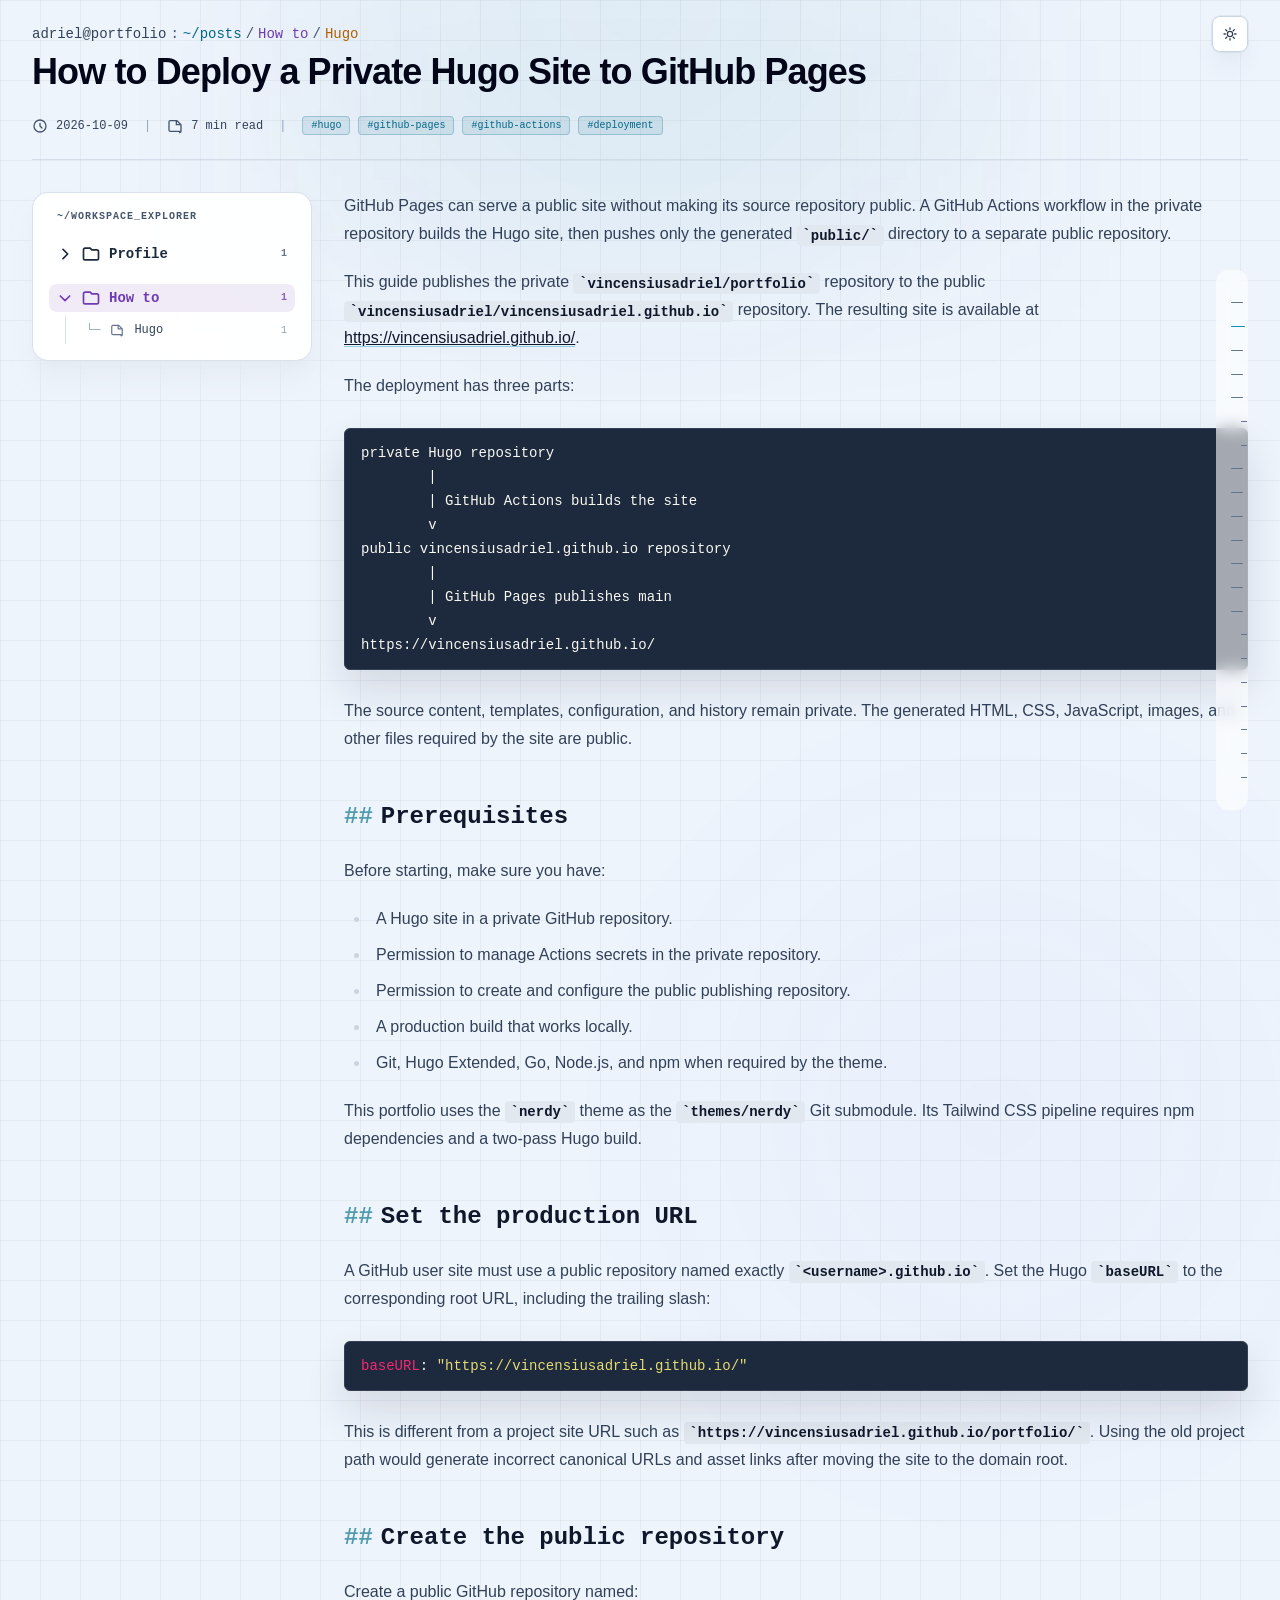
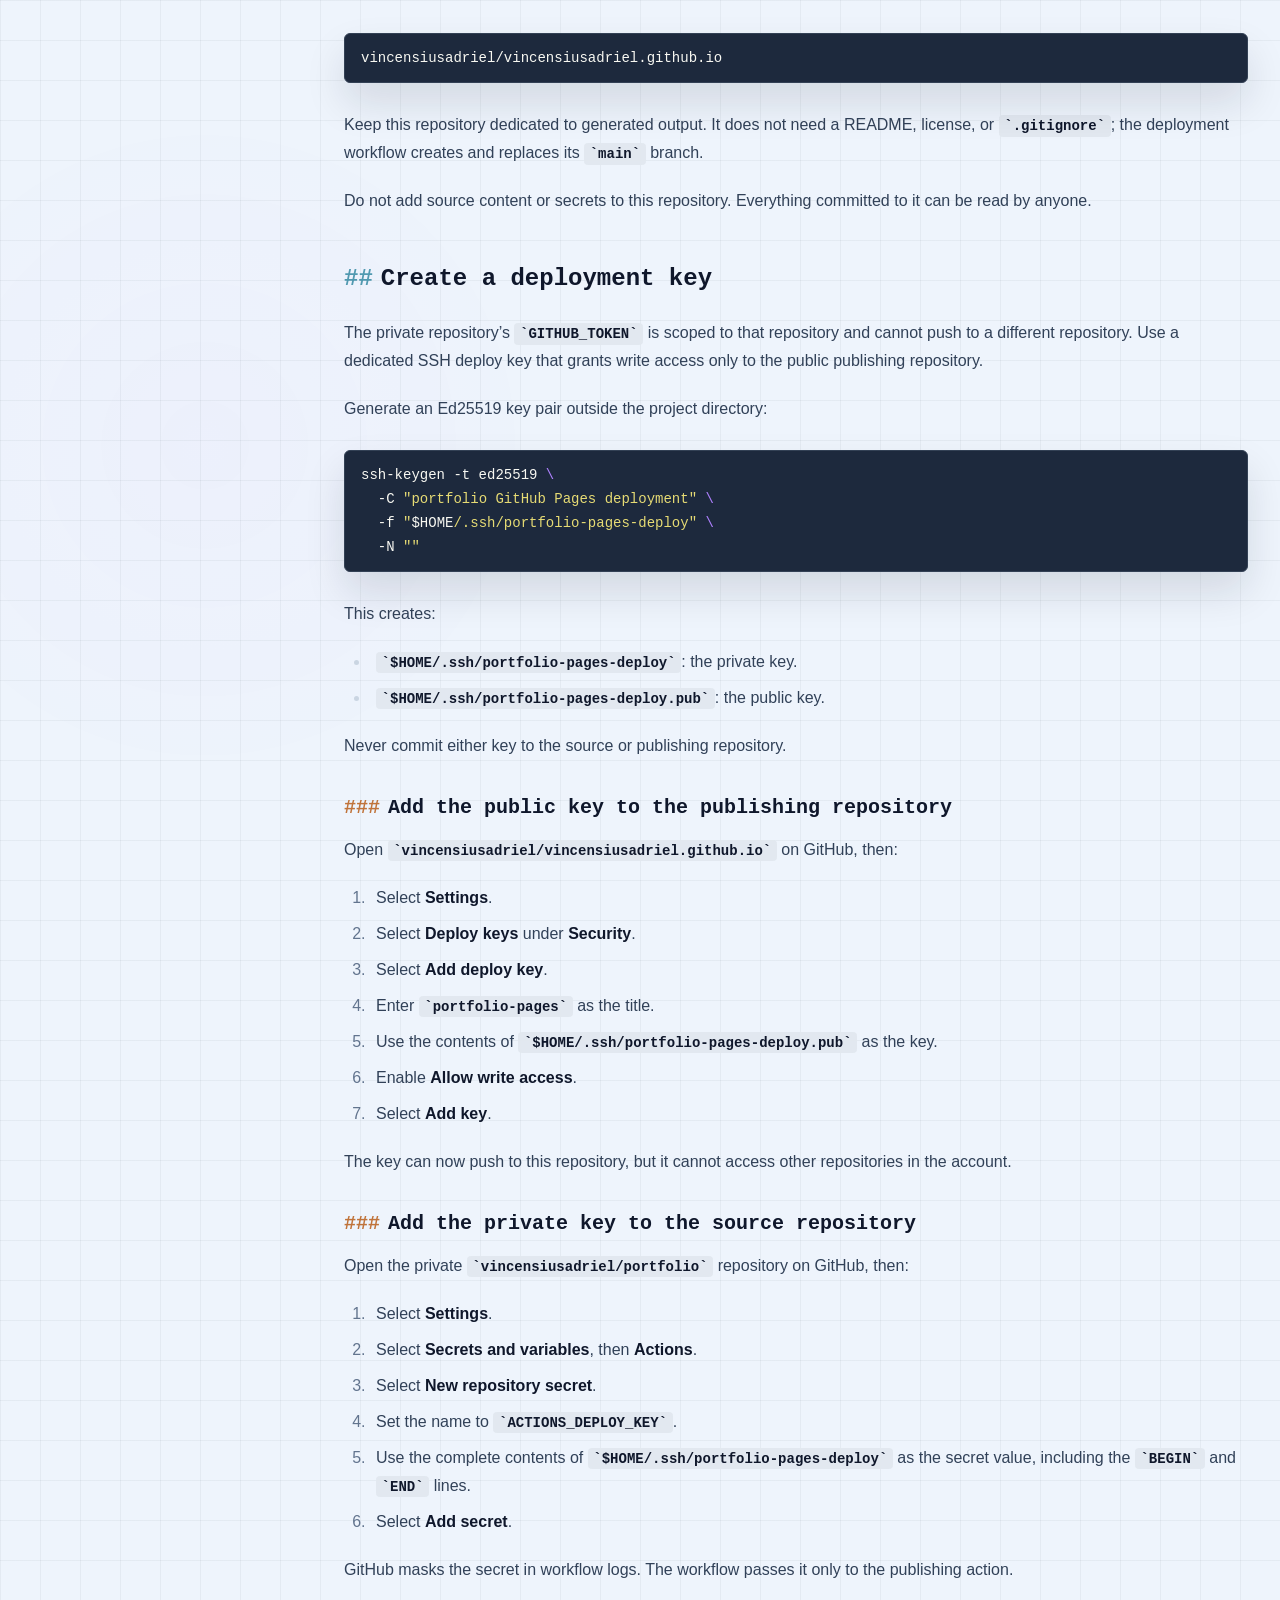
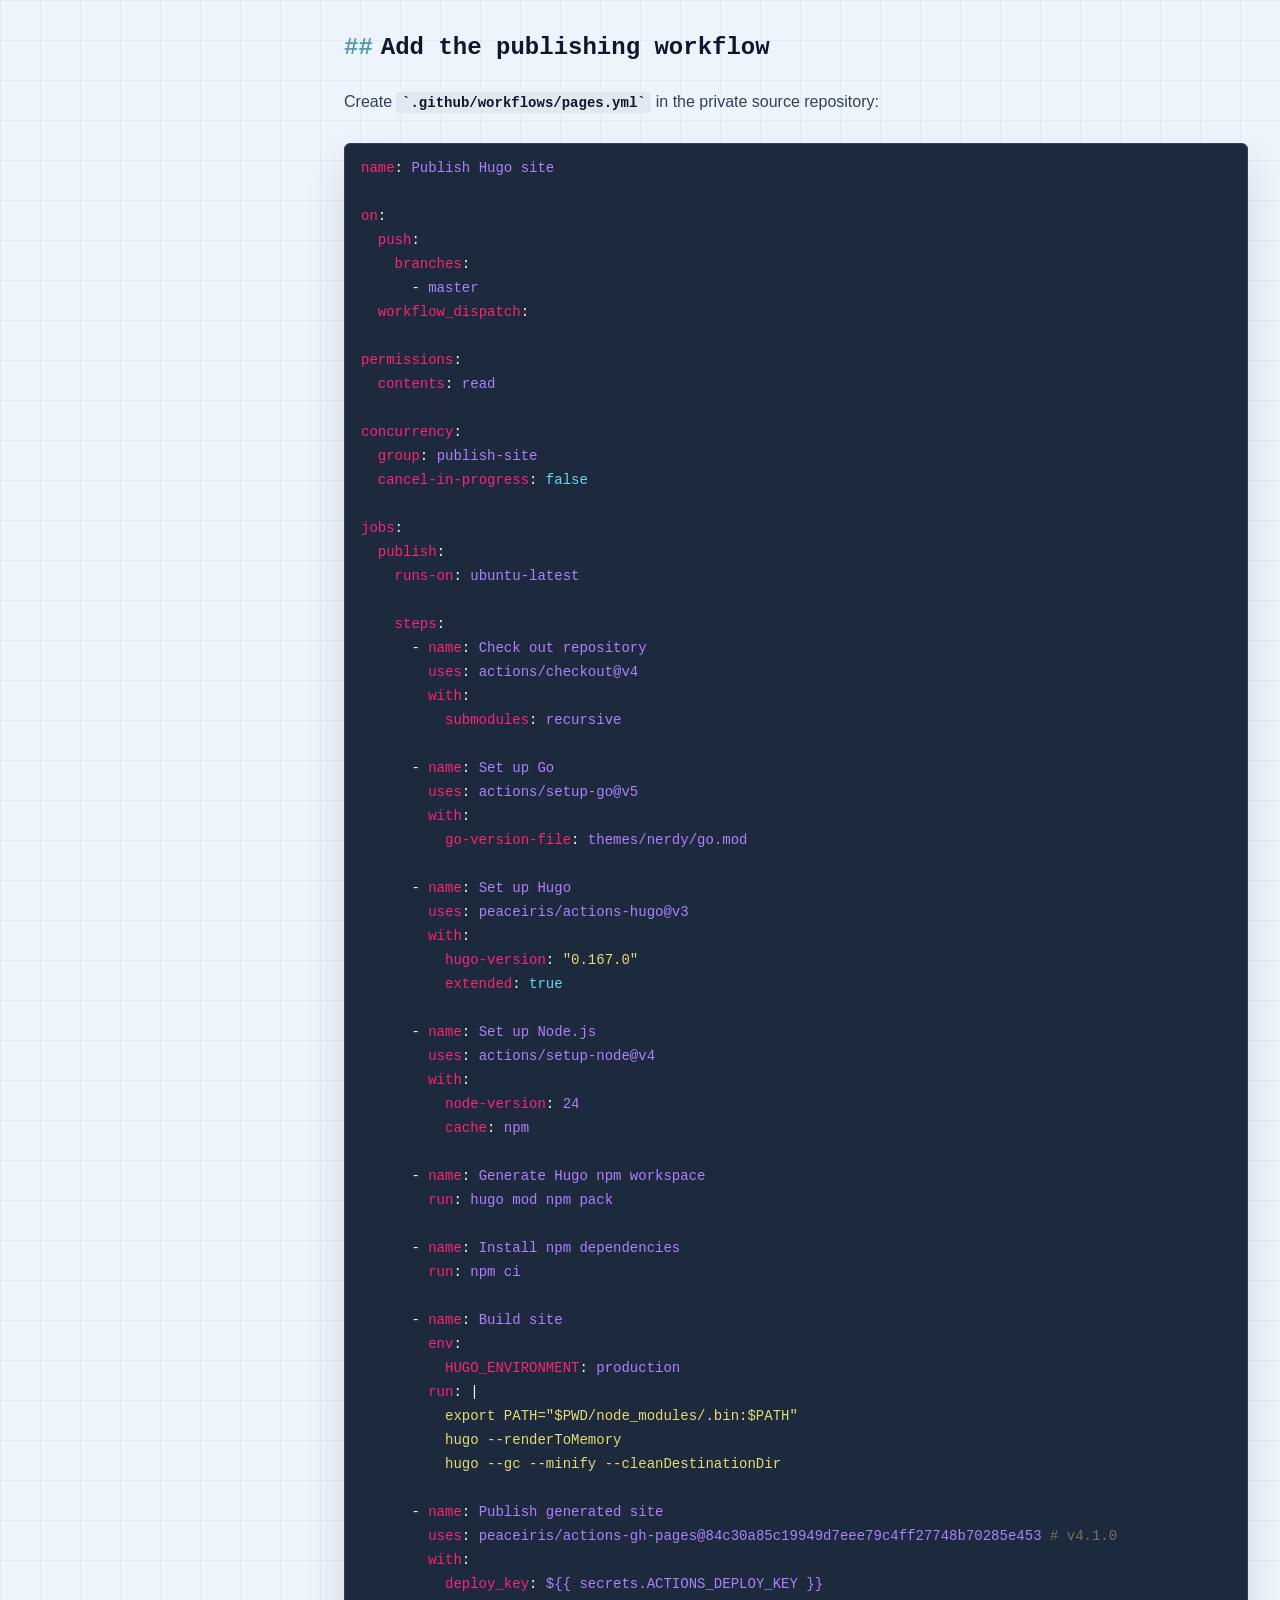
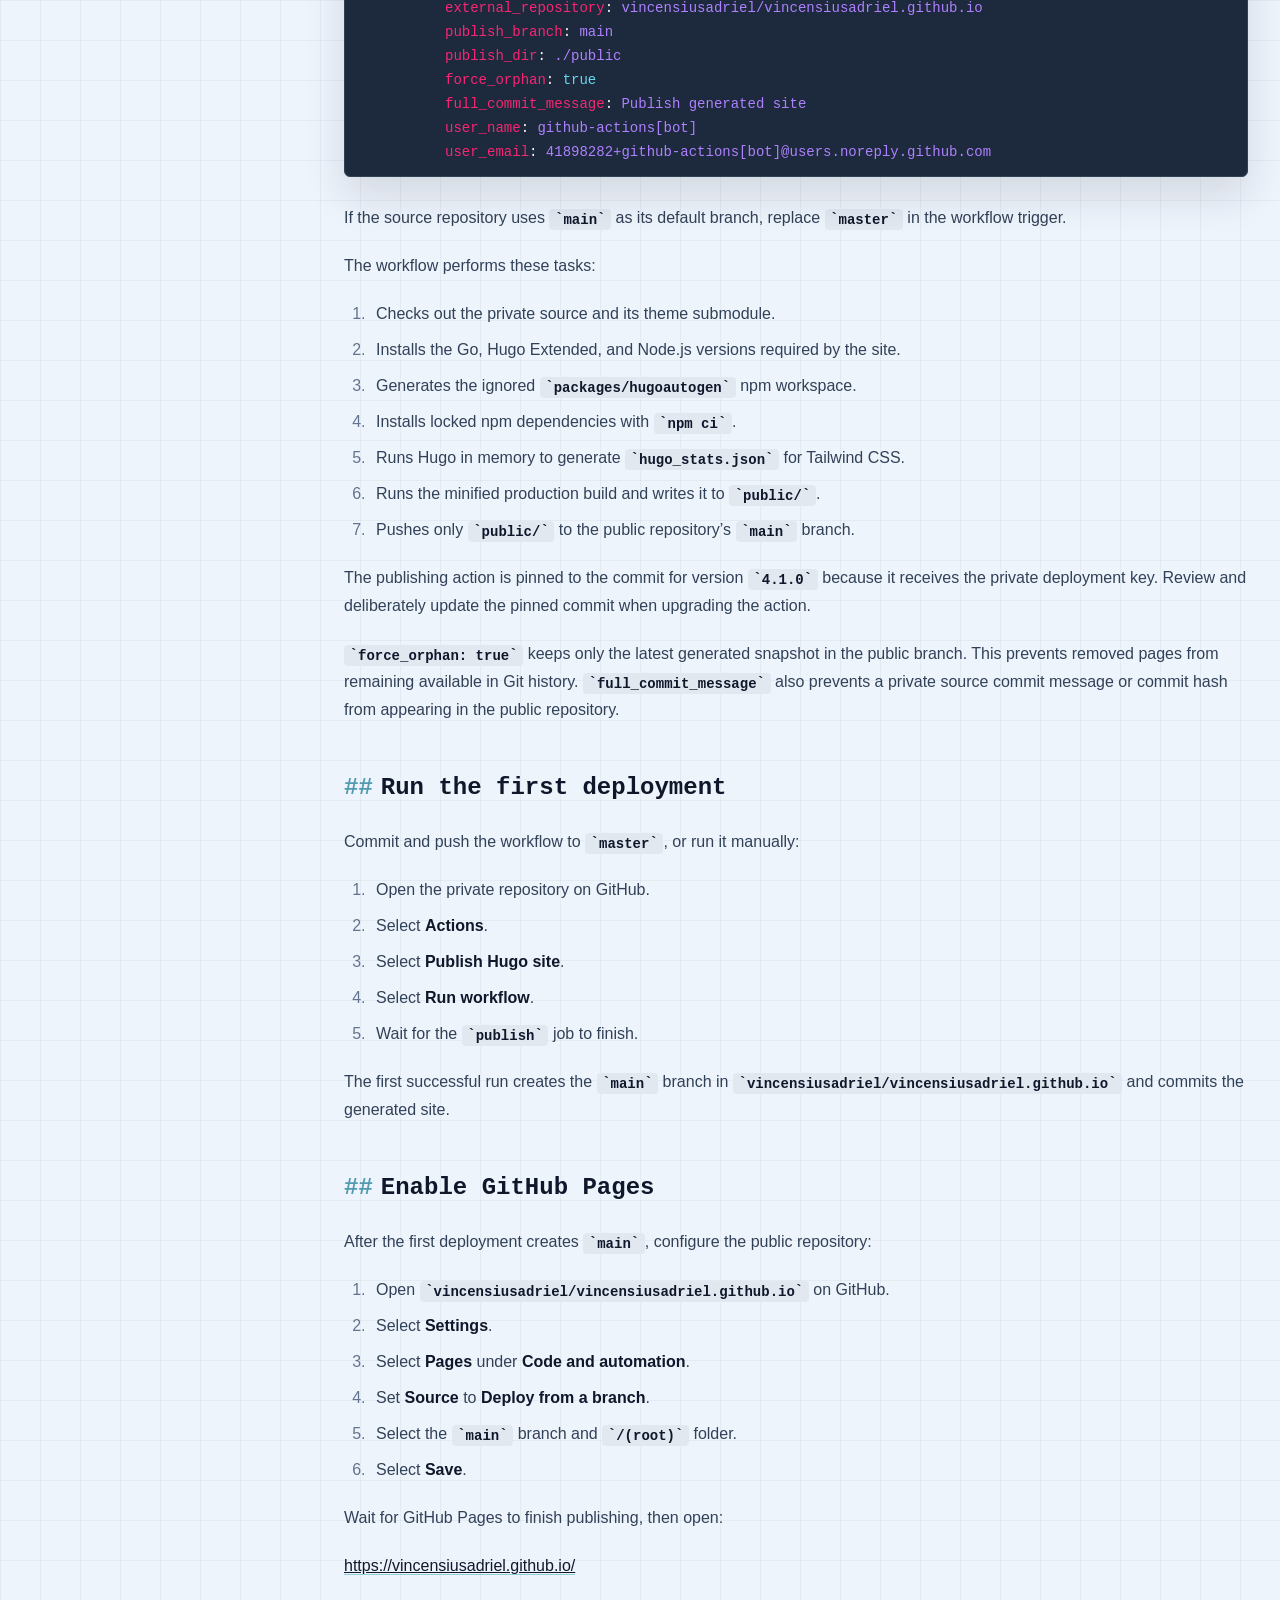
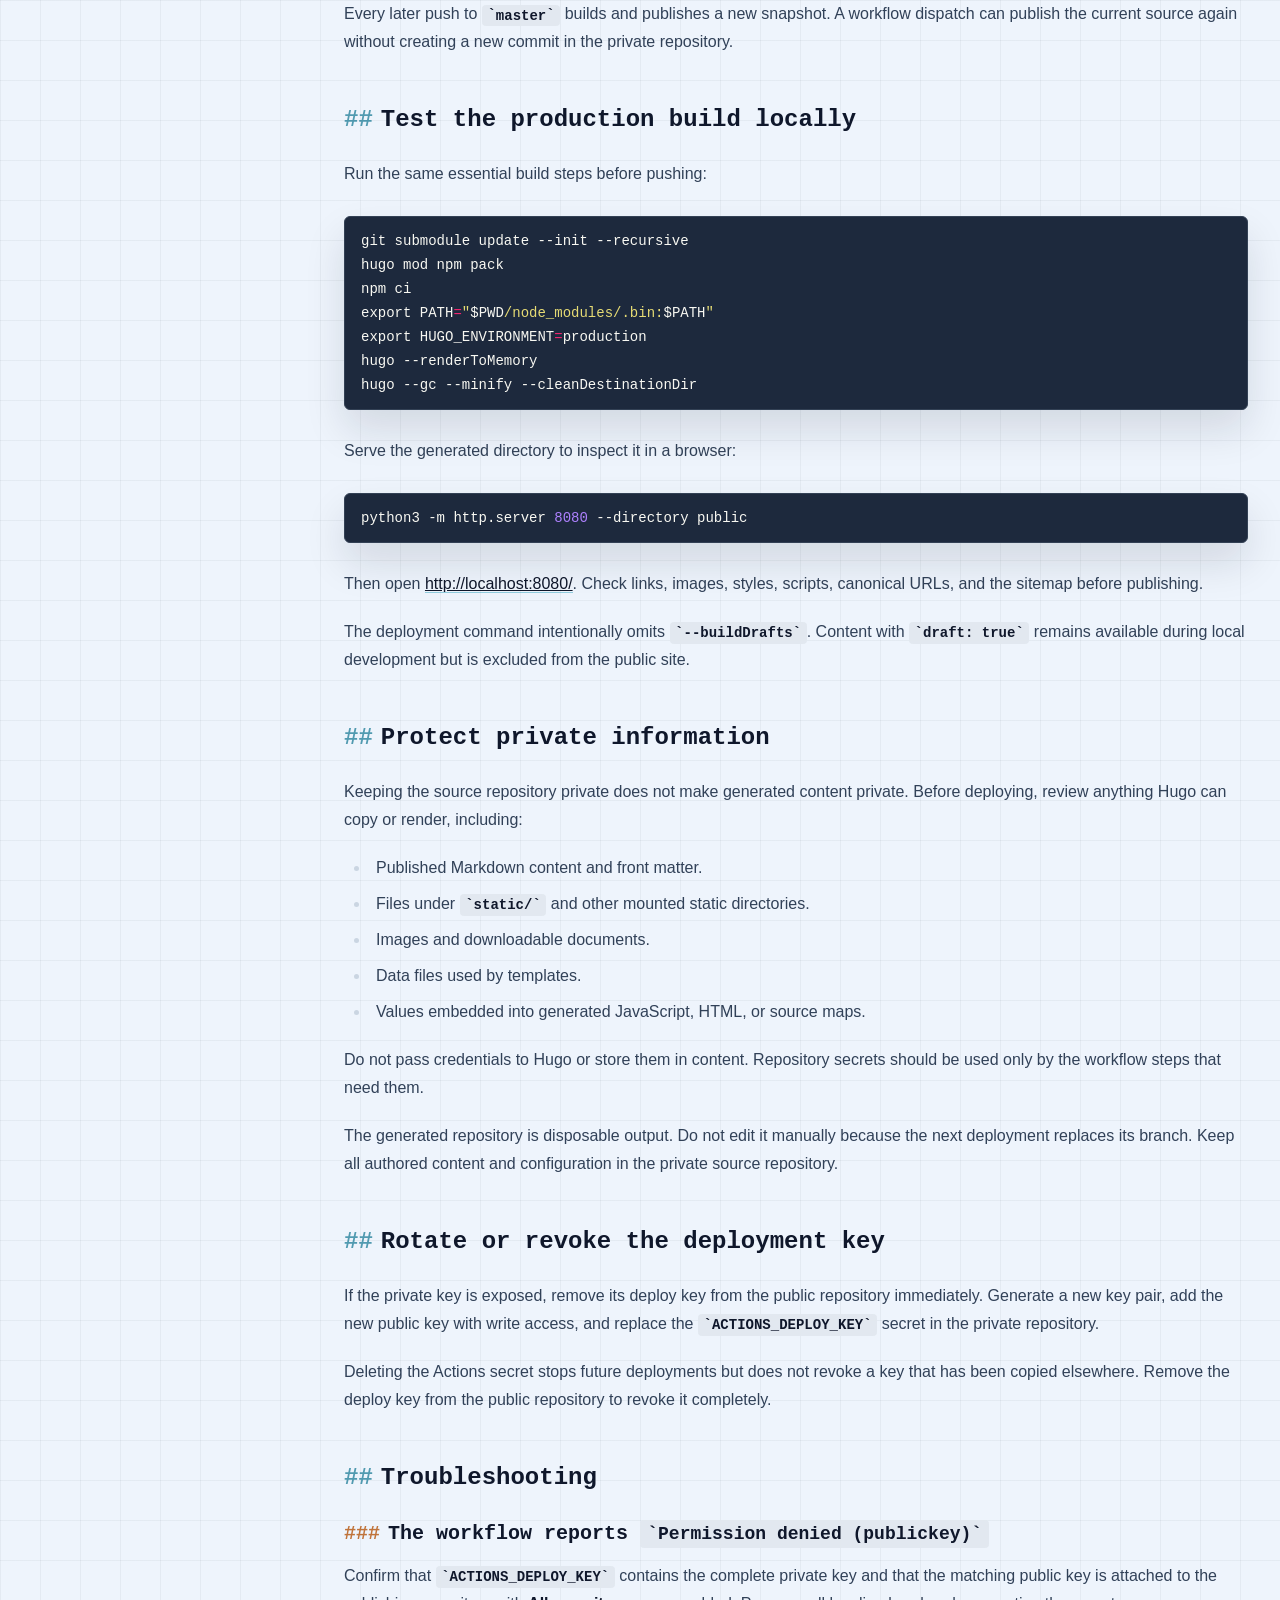
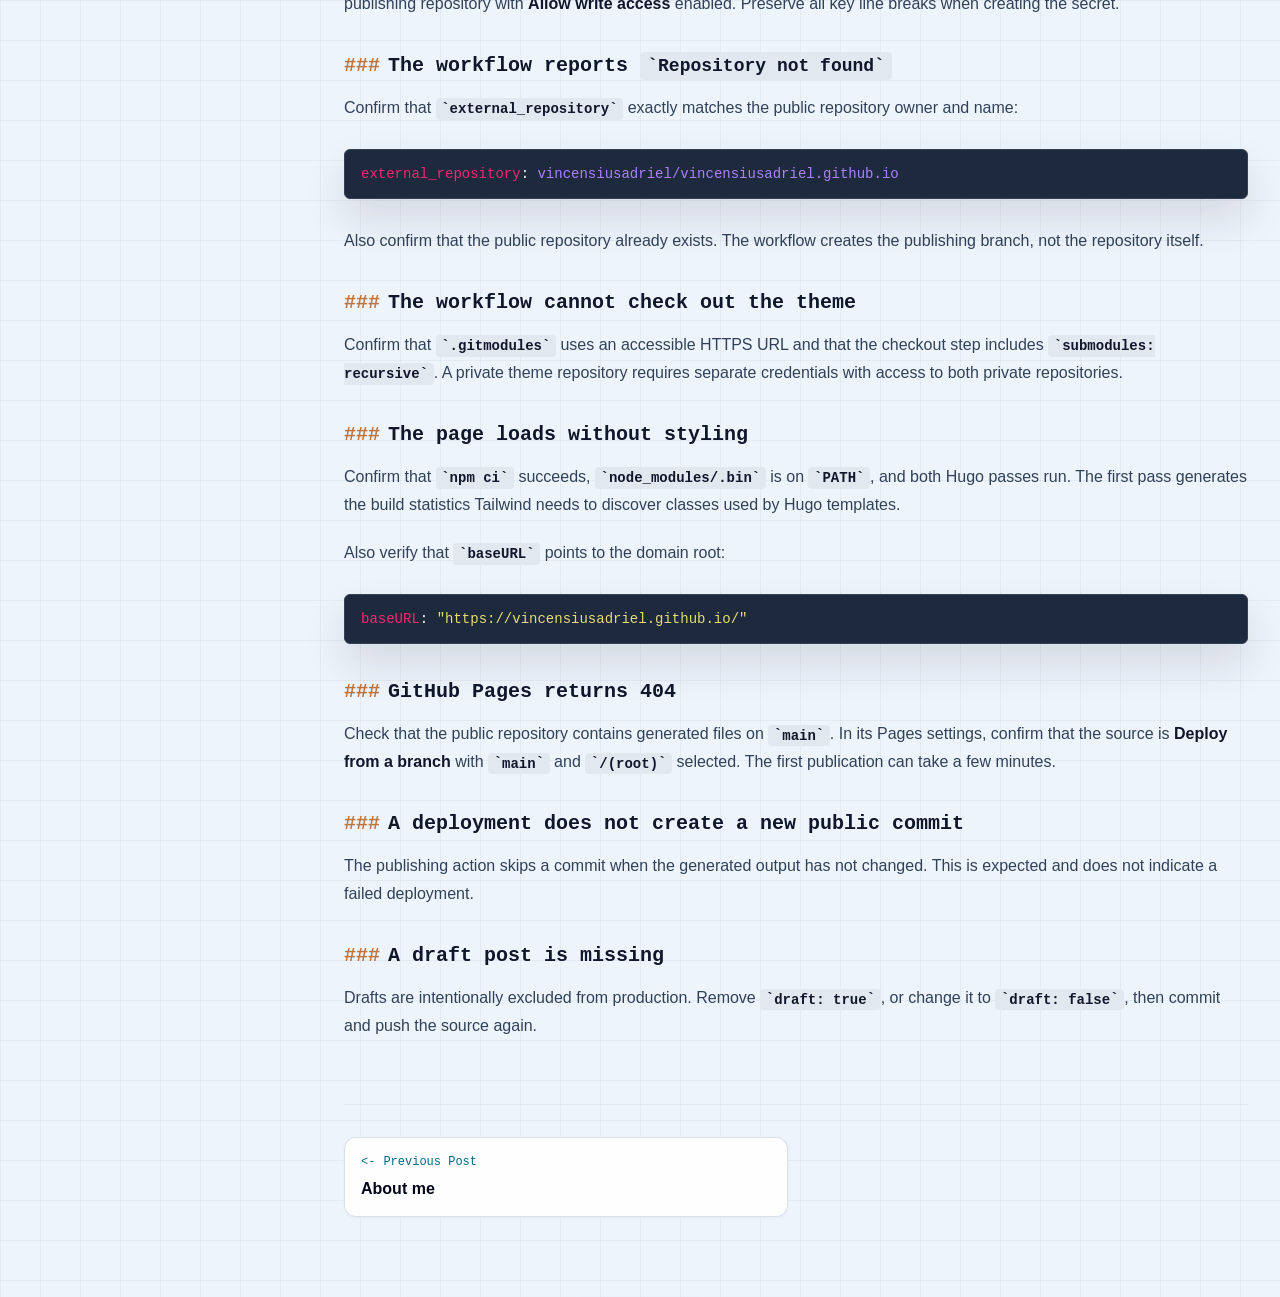
<file: posts/how_to/hugo/deploy-hugo-sites-to-github-pages/index.html>
<!doctype html><html lang=en-us class=scroll-smooth x-data=themeToggle><head><meta charset=utf-8><meta name=viewport content="width=device-width,initial-scale=1"><meta name=color-scheme content="light dark"><title>How to Deploy a Private Hugo Site to GitHub Pages | Adriel's Portfolio</title><script src=/js/theme-scheme.728cc794b20914082a57bfe51ceb73a14cff2437c23c5c0ee3c2f0db88906d94.js integrity="sha256-cozHlLIJFAgqV7/lHOtzoUz/JDfCPFwO48Lw24iQbZQ=" crossorigin=anonymous></script><link rel=stylesheet href=/css/main.86b9f40b6a0e0cc98c6767ea21fa5c7d27d478be75fdd1663c678f2e48030283.css integrity="sha256-hrn0C2oODMmMZ2fqIfpcfSfUeL51/dFmPGePLkgDAoM=" crossorigin=anonymous><link rel=stylesheet href=/css/custom.788d962f2669d2a317c4f054971b04730b4ef89d23a3e83741158819b997ad4b.css integrity="sha256-eI2WLyZp0qMXxPBUlxsEcwtO+J0jo+g3QRWIGbmXrUs=" crossorigin=anonymous><script src=/js/main.cb27074bf61345f2470e300a818c52a4f5abc2df62e62c7552f097a1ec1d8359.js integrity="sha256-yycHS/YTRfJHDjAKgYxSpPWrwt9i5ix1UvCXoewdg1k=" crossorigin=anonymous defer></script></head><body class="min-h-screen bg-background text-foreground"><a class=nerdy-skip-link href=#main-content>Skip to main content</a><div class="fixed right-4 top-4 z-[80] sm:right-6 lg:right-8"><button class="nerdy-icon-button shadow-xl shadow-slate-300/30 backdrop-blur-md ring-1 ring-slate-900/5 dark:shadow-black/30 dark:ring-white/10" type=button aria-label="Toggle theme" aria-pressed=false x-on:click=toggle() x-bind:aria-pressed=dark.toString() x-bind:aria-label="dark ? 'Switch to light mode' : 'Switch to dark mode'">
<span x-show=dark x-cloak><svg class="h-4 w-4" aria-hidden="true" fill="none" stroke="currentColor" viewBox="0 0 24 24" stroke-width="2"><path stroke-linecap="round" stroke-linejoin="round" d="M20.354 15.354A9 9 0 018.646 3.646 9.003 9.003.0 0012 21a9.003 9.003.0 008.354-5.646z"/></svg>
</span><span x-show=!dark x-cloak><svg class="h-4 w-4" aria-hidden="true" fill="none" stroke="currentColor" viewBox="0 0 24 24" stroke-width="2"><path stroke-linecap="round" stroke-linejoin="round" d="M12 3v2m0 14v2m9-9h-2M5 12H3m15.364-6.364L16.95 7.05m-9.9 9.9-1.414 1.414m12.728.0-1.414-1.414m-9.9-9.9L5.636 5.636M12 8a4 4 0 100 8 4 4 0 000-8z"/></svg></span></button></div><main id=main-content tabindex=-1 class=w-full><div class="nerdy-page-surface nerdy-page-surface--post"><div class=nerdy-ambient-bg></div><div class="nerdy-top-glow max-w-3xl"></div><div class="nerdy-container pt-6"><header class="mb-8 border-b border-slate-300/70 pb-6 dark:border-slate-700"><div class=min-w-0><div class="mb-2 flex flex-wrap items-center gap-1 font-mono text-xs nerdy-muted-soft md:text-sm"><a class="nerdy-muted transition-colors hover:text-slate-950 hover:underline dark:hover:text-white" href=/>adriel@portfolio</a><span>:</span><a class="text-accent-cyan transition-colors hover:underline" href=/posts/>~/posts</a><span>/</span><span class=text-accent-purple>How to</span><span>/</span><a class="text-accent-amber transition-colors hover:underline" href=/posts/#subject-how-to-topic-hugo>Hugo</a></div><h1 class="text-2xl font-bold tracking-tight text-slate-950 dark:text-white md:text-4xl">How to Deploy a Private Hugo Site to GitHub Pages</h1><div class="mt-6 flex flex-wrap items-center gap-x-4 gap-y-2 font-mono text-xs nerdy-muted"><div class="flex items-center gap-2"><svg class="h-4 w-4 text-slate-600 dark:text-slate-500" aria-hidden="true" fill="none" stroke="currentColor" viewBox="0 0 24 24" stroke-width="2"><path stroke-linecap="round" stroke-linejoin="round" d="M12 8v4l3 3m6-3A9 9 0 113 12a9 9 0 0118 0z"/></svg>
<time datetime=2026-10-09>2026-10-09</time></div><span class="hidden text-slate-400 dark:text-slate-600 md:block">|</span><div class="flex items-center gap-2"><svg class="h-4 w-4 text-slate-600 dark:text-slate-500" aria-hidden="true" fill="none" stroke="currentColor" viewBox="0 0 24 24" stroke-width="2"><path stroke-linecap="round" stroke-linejoin="round" d="M19 20H5a2 2 0 01-2-2V6a2 2 0 012-2h10l6 6v10a2 2 0 01-2 2z"/><path stroke-linecap="round" stroke-linejoin="round" d="M14 4v6h6"/></svg>
<span>7 min read</span></div><span class="hidden text-slate-400 dark:text-slate-600 md:block">|</span><div class="flex flex-wrap gap-2"><span class="nerdy-chip nerdy-chip-cyan">#hugo</span>
<span class="nerdy-chip nerdy-chip-cyan">#github-pages</span>
<span class="nerdy-chip nerdy-chip-cyan">#github-actions</span>
<span class="nerdy-chip nerdy-chip-cyan">#deployment</span></div></div></div></header></div><div class="nerdy-container grid grid-cols-1 items-start gap-8 lg:grid-cols-12" x-data="{ expandedSubject: &#34;how-to&#34;, openSubject(id) { this.expandedSubject = this.expandedSubject === id ? '' : id } }"><aside class="nerdy-sticky-sidebar lg:sticky lg:top-6 lg:col-span-3" x-data="{ workspaceOpen: false }"><div class=nerdy-sticky-sidebar-card><button class="mb-0 flex w-full items-center justify-between gap-3 px-2 font-mono text-[10px] font-bold uppercase tracking-widest nerdy-muted-soft transition-colors hover:text-slate-950 dark:hover:text-white lg:mb-4 lg:cursor-default lg:hover:text-inherit dark:lg:hover:text-inherit" type=button x-on:click="workspaceOpen = !workspaceOpen" x-bind:aria-expanded="(workspaceOpen || window.matchMedia('(min-width: 1024px)').matches).toString()" aria-controls=workspace-explorer-nav>
<span>~/WORKSPACE_EXPLORER</span>
<svg class="h-4 w-4 shrink-0 transition-transform lg:hidden" x-bind:class="workspaceOpen ? 'rotate-0' : '-rotate-90'" fill="none" stroke="currentColor" viewBox="0 0 24 24" stroke-width="2.5" aria-hidden="true"><path stroke-linecap="round" stroke-linejoin="round" d="M19 9l-7 7-7-7"/></svg></button><nav id=workspace-explorer-nav class="mt-4 space-y-4 lg:mt-0" x-bind:class="workspaceOpen ? 'block' : 'hidden lg:block'"><div><button class=post-sidebar-subject type=button aria-expanded=false aria-controls=workspace-subject-profile x-on:click='openSubject("profile")' x-bind:aria-expanded='expandedSubject === "profile"'>
<svg class="post-sidebar-subject-chevron" fill="none" stroke="currentColor" viewBox="0 0 24 24" stroke-width="2.5" aria-hidden="true"><path stroke-linecap="round" stroke-linejoin="round" d="M19 9l-7 7-7-7"/></svg>
<svg class="h-5 w-5 shrink-0" aria-hidden="true" fill="none" stroke="currentColor" viewBox="0 0 24 24" stroke-width="2"><path stroke-linecap="round" stroke-linejoin="round" d="M3 7v10a2 2 0 002 2h14a2 2 0 002-2V9a2 2 0 00-2-2h-6l-2-2H5A2 2 0 003 7z"/></svg>
<span>Profile</span>
<span class=post-sidebar-subject-count>1</span></button><div id=workspace-subject-profile class="ml-4 mt-1 space-y-1 border-l border-slate-300/80 pl-3 dark:border-slate-700/60" x-show='expandedSubject === "profile"' x-cloak><a class="flex w-full items-center gap-2.5 rounded-lg px-2 py-1.5 text-left font-mono text-xs nerdy-muted transition-colors hover:bg-slate-100/80 hover:text-slate-950 dark:hover:bg-slate-800/50 dark:hover:text-white" href=/posts/#subject-profile-topic-about-me data-topic-id=subject-profile-topic-about-me data-subject-id=profile data-subject-label=Profile data-topic-label="About me"><span class="text-slate-400 dark:text-slate-600">└─</span>
<svg class="h-3.5 w-3.5 shrink-0 text-slate-500" aria-hidden="true" fill="none" stroke="currentColor" viewBox="0 0 24 24" stroke-width="2"><path stroke-linecap="round" stroke-linejoin="round" d="M19 20H5a2 2 0 01-2-2V6a2 2 0 012-2h10l6 6v10a2 2 0 01-2 2z"/><path stroke-linecap="round" stroke-linejoin="round" d="M14 4v6h6"/></svg>
<span>About me</span>
<span class="ml-auto text-[10px] text-slate-400 dark:text-slate-600">1</span></a></div></div><div><button class=post-sidebar-subject type=button aria-expanded=true aria-controls=workspace-subject-how-to x-on:click='openSubject("how-to")' x-bind:aria-expanded='expandedSubject === "how-to"'>
<svg class="post-sidebar-subject-chevron" fill="none" stroke="currentColor" viewBox="0 0 24 24" stroke-width="2.5" aria-hidden="true"><path stroke-linecap="round" stroke-linejoin="round" d="M19 9l-7 7-7-7"/></svg>
<svg class="h-5 w-5 shrink-0" aria-hidden="true" fill="none" stroke="currentColor" viewBox="0 0 24 24" stroke-width="2"><path stroke-linecap="round" stroke-linejoin="round" d="M3 7v10a2 2 0 002 2h14a2 2 0 002-2V9a2 2 0 00-2-2h-6l-2-2H5A2 2 0 003 7z"/></svg>
<span>How to</span>
<span class=post-sidebar-subject-count>1</span></button><div id=workspace-subject-how-to class="ml-4 mt-1 space-y-1 border-l border-slate-300/80 pl-3 dark:border-slate-700/60" x-show='expandedSubject === "how-to"'><a class="flex w-full items-center gap-2.5 rounded-lg px-2 py-1.5 text-left font-mono text-xs nerdy-muted transition-colors hover:bg-slate-100/80 hover:text-slate-950 dark:hover:bg-slate-800/50 dark:hover:text-white" href=/posts/#subject-how-to-topic-hugo data-topic-id=subject-how-to-topic-hugo data-subject-id=how-to data-subject-label="How to" data-topic-label=Hugo><span class="text-slate-400 dark:text-slate-600">└─</span>
<svg class="h-3.5 w-3.5 shrink-0 text-slate-500" aria-hidden="true" fill="none" stroke="currentColor" viewBox="0 0 24 24" stroke-width="2"><path stroke-linecap="round" stroke-linejoin="round" d="M19 20H5a2 2 0 01-2-2V6a2 2 0 012-2h10l6 6v10a2 2 0 01-2 2z"/><path stroke-linecap="round" stroke-linejoin="round" d="M14 4v6h6"/></svg>
<span>Hugo</span>
<span class="ml-auto text-[10px] text-slate-400 dark:text-slate-600">1</span></a></div></div></nav></div></aside><main class="min-w-0 lg:col-span-9"><article class="nerdy-prose prose prose-slate max-w-none dark:prose-invert"><p>GitHub Pages can serve a public site without making its source repository
public. A GitHub Actions workflow in the private repository builds the Hugo
site, then pushes only the generated <code>public/</code> directory to a separate public
repository.</p><p>This guide publishes the private <code>vincensiusadriel/portfolio</code> repository to the
public <code>vincensiusadriel/vincensiusadriel.github.io</code> repository. The resulting
site is available at <a href=https://vincensiusadriel.github.io/>https://vincensiusadriel.github.io/</a>.</p><p>The deployment has three parts:</p><div class=highlight><pre tabindex=0 style=color:#f8f8f2;background-color:#272822;-moz-tab-size:4;-o-tab-size:4;tab-size:4;-webkit-text-size-adjust:none><code class=language-text data-lang=text><span style=display:flex><span>private Hugo repository
</span></span><span style=display:flex><span>        |
</span></span><span style=display:flex><span>        | GitHub Actions builds the site
</span></span><span style=display:flex><span>        v
</span></span><span style=display:flex><span>public vincensiusadriel.github.io repository
</span></span><span style=display:flex><span>        |
</span></span><span style=display:flex><span>        | GitHub Pages publishes main
</span></span><span style=display:flex><span>        v
</span></span><span style=display:flex><span>https://vincensiusadriel.github.io/
</span></span></code></pre></div><p>The source content, templates, configuration, and history remain private. The
generated HTML, CSS, JavaScript, images, and other files required by the site
are public.</p><h2 id=prerequisites>Prerequisites</h2><p>Before starting, make sure you have:</p><ul><li>A Hugo site in a private GitHub repository.</li><li>Permission to manage Actions secrets in the private repository.</li><li>Permission to create and configure the public publishing repository.</li><li>A production build that works locally.</li><li>Git, Hugo Extended, Go, Node.js, and npm when required by the theme.</li></ul><p>This portfolio uses the <code>nerdy</code> theme as the <code>themes/nerdy</code> Git submodule. Its
Tailwind CSS pipeline requires npm dependencies and a two-pass Hugo build.</p><h2 id=set-the-production-url>Set the production URL</h2><p>A GitHub user site must use a public repository named exactly
<code>&lt;username>.github.io</code>. Set the Hugo <code>baseURL</code> to the corresponding root URL,
including the trailing slash:</p><div class=highlight><pre tabindex=0 style=color:#f8f8f2;background-color:#272822;-moz-tab-size:4;-o-tab-size:4;tab-size:4;-webkit-text-size-adjust:none><code class=language-yaml data-lang=yaml><span style=display:flex><span><span style=color:#f92672>baseURL</span>: <span style=color:#e6db74>&#34;https://vincensiusadriel.github.io/&#34;</span>
</span></span></code></pre></div><p>This is different from a project site URL such as
<code>https://vincensiusadriel.github.io/portfolio/</code>. Using the old project path
would generate incorrect canonical URLs and asset links after moving the site
to the domain root.</p><h2 id=create-the-public-repository>Create the public repository</h2><p>Create a public GitHub repository named:</p><div class=highlight><pre tabindex=0 style=color:#f8f8f2;background-color:#272822;-moz-tab-size:4;-o-tab-size:4;tab-size:4;-webkit-text-size-adjust:none><code class=language-text data-lang=text><span style=display:flex><span>vincensiusadriel/vincensiusadriel.github.io
</span></span></code></pre></div><p>Keep this repository dedicated to generated output. It does not need a README,
license, or <code>.gitignore</code>; the deployment workflow creates and replaces its
<code>main</code> branch.</p><p>Do not add source content or secrets to this repository. Everything committed
to it can be read by anyone.</p><h2 id=create-a-deployment-key>Create a deployment key</h2><p>The private repository&rsquo;s <code>GITHUB_TOKEN</code> is scoped to that repository and cannot
push to a different repository. Use a dedicated SSH deploy key that grants
write access only to the public publishing repository.</p><p>Generate an Ed25519 key pair outside the project directory:</p><div class=highlight><pre tabindex=0 style=color:#f8f8f2;background-color:#272822;-moz-tab-size:4;-o-tab-size:4;tab-size:4;-webkit-text-size-adjust:none><code class=language-sh data-lang=sh><span style=display:flex><span>ssh-keygen -t ed25519 <span style=color:#ae81ff>\
</span></span></span><span style=display:flex><span>  -C <span style=color:#e6db74>&#34;portfolio GitHub Pages deployment&#34;</span> <span style=color:#ae81ff>\
</span></span></span><span style=display:flex><span>  -f <span style=color:#e6db74>&#34;</span>$HOME<span style=color:#e6db74>/.ssh/portfolio-pages-deploy&#34;</span> <span style=color:#ae81ff>\
</span></span></span><span style=display:flex><span>  -N <span style=color:#e6db74>&#34;&#34;</span>
</span></span></code></pre></div><p>This creates:</p><ul><li><code>$HOME/.ssh/portfolio-pages-deploy</code>: the private key.</li><li><code>$HOME/.ssh/portfolio-pages-deploy.pub</code>: the public key.</li></ul><p>Never commit either key to the source or publishing repository.</p><h3 id=add-the-public-key-to-the-publishing-repository>Add the public key to the publishing repository</h3><p>Open <code>vincensiusadriel/vincensiusadriel.github.io</code> on GitHub, then:</p><ol><li>Select <strong>Settings</strong>.</li><li>Select <strong>Deploy keys</strong> under <strong>Security</strong>.</li><li>Select <strong>Add deploy key</strong>.</li><li>Enter <code>portfolio-pages</code> as the title.</li><li>Use the contents of <code>$HOME/.ssh/portfolio-pages-deploy.pub</code> as the key.</li><li>Enable <strong>Allow write access</strong>.</li><li>Select <strong>Add key</strong>.</li></ol><p>The key can now push to this repository, but it cannot access other
repositories in the account.</p><h3 id=add-the-private-key-to-the-source-repository>Add the private key to the source repository</h3><p>Open the private <code>vincensiusadriel/portfolio</code> repository on GitHub, then:</p><ol><li>Select <strong>Settings</strong>.</li><li>Select <strong>Secrets and variables</strong>, then <strong>Actions</strong>.</li><li>Select <strong>New repository secret</strong>.</li><li>Set the name to <code>ACTIONS_DEPLOY_KEY</code>.</li><li>Use the complete contents of <code>$HOME/.ssh/portfolio-pages-deploy</code> as the
secret value, including the <code>BEGIN</code> and <code>END</code> lines.</li><li>Select <strong>Add secret</strong>.</li></ol><p>GitHub masks the secret in workflow logs. The workflow passes it only to the
publishing action.</p><h2 id=add-the-publishing-workflow>Add the publishing workflow</h2><p>Create <code>.github/workflows/pages.yml</code> in the private source repository:</p><div class=highlight><pre tabindex=0 style=color:#f8f8f2;background-color:#272822;-moz-tab-size:4;-o-tab-size:4;tab-size:4;-webkit-text-size-adjust:none><code class=language-yaml data-lang=yaml><span style=display:flex><span><span style=color:#f92672>name</span>: <span style=color:#ae81ff>Publish Hugo site</span>
</span></span><span style=display:flex><span>
</span></span><span style=display:flex><span><span style=color:#f92672>on</span>:
</span></span><span style=display:flex><span>  <span style=color:#f92672>push</span>:
</span></span><span style=display:flex><span>    <span style=color:#f92672>branches</span>:
</span></span><span style=display:flex><span>      - <span style=color:#ae81ff>master</span>
</span></span><span style=display:flex><span>  <span style=color:#f92672>workflow_dispatch</span>:
</span></span><span style=display:flex><span>
</span></span><span style=display:flex><span><span style=color:#f92672>permissions</span>:
</span></span><span style=display:flex><span>  <span style=color:#f92672>contents</span>: <span style=color:#ae81ff>read</span>
</span></span><span style=display:flex><span>
</span></span><span style=display:flex><span><span style=color:#f92672>concurrency</span>:
</span></span><span style=display:flex><span>  <span style=color:#f92672>group</span>: <span style=color:#ae81ff>publish-site</span>
</span></span><span style=display:flex><span>  <span style=color:#f92672>cancel-in-progress</span>: <span style=color:#66d9ef>false</span>
</span></span><span style=display:flex><span>
</span></span><span style=display:flex><span><span style=color:#f92672>jobs</span>:
</span></span><span style=display:flex><span>  <span style=color:#f92672>publish</span>:
</span></span><span style=display:flex><span>    <span style=color:#f92672>runs-on</span>: <span style=color:#ae81ff>ubuntu-latest</span>
</span></span><span style=display:flex><span>
</span></span><span style=display:flex><span>    <span style=color:#f92672>steps</span>:
</span></span><span style=display:flex><span>      - <span style=color:#f92672>name</span>: <span style=color:#ae81ff>Check out repository</span>
</span></span><span style=display:flex><span>        <span style=color:#f92672>uses</span>: <span style=color:#ae81ff>actions/checkout@v4</span>
</span></span><span style=display:flex><span>        <span style=color:#f92672>with</span>:
</span></span><span style=display:flex><span>          <span style=color:#f92672>submodules</span>: <span style=color:#ae81ff>recursive</span>
</span></span><span style=display:flex><span>
</span></span><span style=display:flex><span>      - <span style=color:#f92672>name</span>: <span style=color:#ae81ff>Set up Go</span>
</span></span><span style=display:flex><span>        <span style=color:#f92672>uses</span>: <span style=color:#ae81ff>actions/setup-go@v5</span>
</span></span><span style=display:flex><span>        <span style=color:#f92672>with</span>:
</span></span><span style=display:flex><span>          <span style=color:#f92672>go-version-file</span>: <span style=color:#ae81ff>themes/nerdy/go.mod</span>
</span></span><span style=display:flex><span>
</span></span><span style=display:flex><span>      - <span style=color:#f92672>name</span>: <span style=color:#ae81ff>Set up Hugo</span>
</span></span><span style=display:flex><span>        <span style=color:#f92672>uses</span>: <span style=color:#ae81ff>peaceiris/actions-hugo@v3</span>
</span></span><span style=display:flex><span>        <span style=color:#f92672>with</span>:
</span></span><span style=display:flex><span>          <span style=color:#f92672>hugo-version</span>: <span style=color:#e6db74>&#34;0.167.0&#34;</span>
</span></span><span style=display:flex><span>          <span style=color:#f92672>extended</span>: <span style=color:#66d9ef>true</span>
</span></span><span style=display:flex><span>
</span></span><span style=display:flex><span>      - <span style=color:#f92672>name</span>: <span style=color:#ae81ff>Set up Node.js</span>
</span></span><span style=display:flex><span>        <span style=color:#f92672>uses</span>: <span style=color:#ae81ff>actions/setup-node@v4</span>
</span></span><span style=display:flex><span>        <span style=color:#f92672>with</span>:
</span></span><span style=display:flex><span>          <span style=color:#f92672>node-version</span>: <span style=color:#ae81ff>24</span>
</span></span><span style=display:flex><span>          <span style=color:#f92672>cache</span>: <span style=color:#ae81ff>npm</span>
</span></span><span style=display:flex><span>
</span></span><span style=display:flex><span>      - <span style=color:#f92672>name</span>: <span style=color:#ae81ff>Generate Hugo npm workspace</span>
</span></span><span style=display:flex><span>        <span style=color:#f92672>run</span>: <span style=color:#ae81ff>hugo mod npm pack</span>
</span></span><span style=display:flex><span>
</span></span><span style=display:flex><span>      - <span style=color:#f92672>name</span>: <span style=color:#ae81ff>Install npm dependencies</span>
</span></span><span style=display:flex><span>        <span style=color:#f92672>run</span>: <span style=color:#ae81ff>npm ci</span>
</span></span><span style=display:flex><span>
</span></span><span style=display:flex><span>      - <span style=color:#f92672>name</span>: <span style=color:#ae81ff>Build site</span>
</span></span><span style=display:flex><span>        <span style=color:#f92672>env</span>:
</span></span><span style=display:flex><span>          <span style=color:#f92672>HUGO_ENVIRONMENT</span>: <span style=color:#ae81ff>production</span>
</span></span><span style=display:flex><span>        <span style=color:#f92672>run</span>: |<span style=color:#e6db74>
</span></span></span><span style=display:flex><span><span style=color:#e6db74>          export PATH=&#34;$PWD/node_modules/.bin:$PATH&#34;
</span></span></span><span style=display:flex><span><span style=color:#e6db74>          hugo --renderToMemory
</span></span></span><span style=display:flex><span><span style=color:#e6db74>          hugo --gc --minify --cleanDestinationDir</span>
</span></span><span style=display:flex><span>
</span></span><span style=display:flex><span>      - <span style=color:#f92672>name</span>: <span style=color:#ae81ff>Publish generated site</span>
</span></span><span style=display:flex><span>        <span style=color:#f92672>uses</span>: <span style=color:#ae81ff>peaceiris/actions-gh-pages@84c30a85c19949d7eee79c4ff27748b70285e453</span> <span style=color:#75715e># v4.1.0</span>
</span></span><span style=display:flex><span>        <span style=color:#f92672>with</span>:
</span></span><span style=display:flex><span>          <span style=color:#f92672>deploy_key</span>: <span style=color:#ae81ff>${{ secrets.ACTIONS_DEPLOY_KEY }}</span>
</span></span><span style=display:flex><span>          <span style=color:#f92672>external_repository</span>: <span style=color:#ae81ff>vincensiusadriel/vincensiusadriel.github.io</span>
</span></span><span style=display:flex><span>          <span style=color:#f92672>publish_branch</span>: <span style=color:#ae81ff>main</span>
</span></span><span style=display:flex><span>          <span style=color:#f92672>publish_dir</span>: <span style=color:#ae81ff>./public</span>
</span></span><span style=display:flex><span>          <span style=color:#f92672>force_orphan</span>: <span style=color:#66d9ef>true</span>
</span></span><span style=display:flex><span>          <span style=color:#f92672>full_commit_message</span>: <span style=color:#ae81ff>Publish generated site</span>
</span></span><span style=display:flex><span>          <span style=color:#f92672>user_name</span>: <span style=color:#ae81ff>github-actions[bot]</span>
</span></span><span style=display:flex><span>          <span style=color:#f92672>user_email</span>: <span style=color:#ae81ff>41898282</span><span style=color:#ae81ff>+github-actions[bot]@users.noreply.github.com</span>
</span></span></code></pre></div><p>If the source repository uses <code>main</code> as its default branch, replace <code>master</code> in
the workflow trigger.</p><p>The workflow performs these tasks:</p><ol><li>Checks out the private source and its theme submodule.</li><li>Installs the Go, Hugo Extended, and Node.js versions required by the site.</li><li>Generates the ignored <code>packages/hugoautogen</code> npm workspace.</li><li>Installs locked npm dependencies with <code>npm ci</code>.</li><li>Runs Hugo in memory to generate <code>hugo_stats.json</code> for Tailwind CSS.</li><li>Runs the minified production build and writes it to <code>public/</code>.</li><li>Pushes only <code>public/</code> to the public repository&rsquo;s <code>main</code> branch.</li></ol><p>The publishing action is pinned to the commit for version <code>4.1.0</code> because it
receives the private deployment key. Review and deliberately update the pinned
commit when upgrading the action.</p><p><code>force_orphan: true</code> keeps only the latest generated snapshot in the public
branch. This prevents removed pages from remaining available in Git history.
<code>full_commit_message</code> also prevents a private source commit message or commit
hash from appearing in the public repository.</p><h2 id=run-the-first-deployment>Run the first deployment</h2><p>Commit and push the workflow to <code>master</code>, or run it manually:</p><ol><li>Open the private repository on GitHub.</li><li>Select <strong>Actions</strong>.</li><li>Select <strong>Publish Hugo site</strong>.</li><li>Select <strong>Run workflow</strong>.</li><li>Wait for the <code>publish</code> job to finish.</li></ol><p>The first successful run creates the <code>main</code> branch in
<code>vincensiusadriel/vincensiusadriel.github.io</code> and commits the generated site.</p><h2 id=enable-github-pages>Enable GitHub Pages</h2><p>After the first deployment creates <code>main</code>, configure the public repository:</p><ol><li>Open <code>vincensiusadriel/vincensiusadriel.github.io</code> on GitHub.</li><li>Select <strong>Settings</strong>.</li><li>Select <strong>Pages</strong> under <strong>Code and automation</strong>.</li><li>Set <strong>Source</strong> to <strong>Deploy from a branch</strong>.</li><li>Select the <code>main</code> branch and <code>/(root)</code> folder.</li><li>Select <strong>Save</strong>.</li></ol><p>Wait for GitHub Pages to finish publishing, then open:</p><p><a href=https://vincensiusadriel.github.io/>https://vincensiusadriel.github.io/</a></p><p>Every later push to <code>master</code> builds and publishes a new snapshot. A workflow
dispatch can publish the current source again without creating a new commit in
the private repository.</p><h2 id=test-the-production-build-locally>Test the production build locally</h2><p>Run the same essential build steps before pushing:</p><div class=highlight><pre tabindex=0 style=color:#f8f8f2;background-color:#272822;-moz-tab-size:4;-o-tab-size:4;tab-size:4;-webkit-text-size-adjust:none><code class=language-sh data-lang=sh><span style=display:flex><span>git submodule update --init --recursive
</span></span><span style=display:flex><span>hugo mod npm pack
</span></span><span style=display:flex><span>npm ci
</span></span><span style=display:flex><span>export PATH<span style=color:#f92672>=</span><span style=color:#e6db74>&#34;</span>$PWD<span style=color:#e6db74>/node_modules/.bin:</span>$PATH<span style=color:#e6db74>&#34;</span>
</span></span><span style=display:flex><span>export HUGO_ENVIRONMENT<span style=color:#f92672>=</span>production
</span></span><span style=display:flex><span>hugo --renderToMemory
</span></span><span style=display:flex><span>hugo --gc --minify --cleanDestinationDir
</span></span></code></pre></div><p>Serve the generated directory to inspect it in a browser:</p><div class=highlight><pre tabindex=0 style=color:#f8f8f2;background-color:#272822;-moz-tab-size:4;-o-tab-size:4;tab-size:4;-webkit-text-size-adjust:none><code class=language-sh data-lang=sh><span style=display:flex><span>python3 -m http.server <span style=color:#ae81ff>8080</span> --directory public
</span></span></code></pre></div><p>Then open <a href=http://localhost:8080/>http://localhost:8080/</a>. Check links, images, styles, scripts,
canonical URLs, and the sitemap before publishing.</p><p>The deployment command intentionally omits <code>--buildDrafts</code>. Content with
<code>draft: true</code> remains available during local development but is excluded from
the public site.</p><h2 id=protect-private-information>Protect private information</h2><p>Keeping the source repository private does not make generated content private.
Before deploying, review anything Hugo can copy or render, including:</p><ul><li>Published Markdown content and front matter.</li><li>Files under <code>static/</code> and other mounted static directories.</li><li>Images and downloadable documents.</li><li>Data files used by templates.</li><li>Values embedded into generated JavaScript, HTML, or source maps.</li></ul><p>Do not pass credentials to Hugo or store them in content. Repository secrets
should be used only by the workflow steps that need them.</p><p>The generated repository is disposable output. Do not edit it manually because
the next deployment replaces its branch. Keep all authored content and
configuration in the private source repository.</p><h2 id=rotate-or-revoke-the-deployment-key>Rotate or revoke the deployment key</h2><p>If the private key is exposed, remove its deploy key from the public repository
immediately. Generate a new key pair, add the new public key with write access,
and replace the <code>ACTIONS_DEPLOY_KEY</code> secret in the private repository.</p><p>Deleting the Actions secret stops future deployments but does not revoke a key
that has been copied elsewhere. Remove the deploy key from the public repository
to revoke it completely.</p><h2 id=troubleshooting>Troubleshooting</h2><h3 id=the-workflow-reports-permission-denied-publickey>The workflow reports <code>Permission denied (publickey)</code></h3><p>Confirm that <code>ACTIONS_DEPLOY_KEY</code> contains the complete private key and that the
matching public key is attached to the publishing repository with
<strong>Allow write access</strong> enabled. Preserve all key line breaks when creating the
secret.</p><h3 id=the-workflow-reports-repository-not-found>The workflow reports <code>Repository not found</code></h3><p>Confirm that <code>external_repository</code> exactly matches the public repository owner
and name:</p><div class=highlight><pre tabindex=0 style=color:#f8f8f2;background-color:#272822;-moz-tab-size:4;-o-tab-size:4;tab-size:4;-webkit-text-size-adjust:none><code class=language-yaml data-lang=yaml><span style=display:flex><span><span style=color:#f92672>external_repository</span>: <span style=color:#ae81ff>vincensiusadriel/vincensiusadriel.github.io</span>
</span></span></code></pre></div><p>Also confirm that the public repository already exists. The workflow creates
the publishing branch, not the repository itself.</p><h3 id=the-workflow-cannot-check-out-the-theme>The workflow cannot check out the theme</h3><p>Confirm that <code>.gitmodules</code> uses an accessible HTTPS URL and that the checkout
step includes <code>submodules: recursive</code>. A private theme repository requires
separate credentials with access to both private repositories.</p><h3 id=the-page-loads-without-styling>The page loads without styling</h3><p>Confirm that <code>npm ci</code> succeeds, <code>node_modules/.bin</code> is on <code>PATH</code>, and both Hugo
passes run. The first pass generates the build statistics Tailwind needs to
discover classes used by Hugo templates.</p><p>Also verify that <code>baseURL</code> points to the domain root:</p><div class=highlight><pre tabindex=0 style=color:#f8f8f2;background-color:#272822;-moz-tab-size:4;-o-tab-size:4;tab-size:4;-webkit-text-size-adjust:none><code class=language-yaml data-lang=yaml><span style=display:flex><span><span style=color:#f92672>baseURL</span>: <span style=color:#e6db74>&#34;https://vincensiusadriel.github.io/&#34;</span>
</span></span></code></pre></div><h3 id=github-pages-returns-404>GitHub Pages returns 404</h3><p>Check that the public repository contains generated files on <code>main</code>. In its
Pages settings, confirm that the source is <strong>Deploy from a branch</strong> with <code>main</code>
and <code>/(root)</code> selected. The first publication can take a few minutes.</p><h3 id=a-deployment-does-not-create-a-new-public-commit>A deployment does not create a new public commit</h3><p>The publishing action skips a commit when the generated output has not changed.
This is expected and does not indicate a failed deployment.</p><h3 id=a-draft-post-is-missing>A draft post is missing</h3><p>Drafts are intentionally excluded from production. Remove <code>draft: true</code>, or
change it to <code>draft: false</code>, then commit and push the source again.</p></article><nav class="mt-16 grid gap-4 border-t border-slate-200 pt-8 dark:border-slate-700 md:grid-cols-2" aria-label="Post navigation"><a class="group nerdy-nav-card" href=/posts/profile/about_me/about_me/><div class="mb-2 flex items-center gap-2 font-mono text-xs text-accent-cyan"><span class="transition-transform group-hover:-translate-x-1">&lt;-</span>
<span>Previous Post</span></div><div class="font-bold leading-snug text-slate-950 dark:text-slate-100">About me</div></a></nav></main></div><aside class="fixed right-8 top-[30%] z-50 hidden xl:block"><nav class="toc-card group" aria-label="Table of contents"><div class=toc-heading aria-hidden=true><span class=toc-bar aria-hidden=true></span>
<span class=toc-label>ON THIS PAGE</span></div><a class=toc-link href=#prerequisites data-toc-link data-target=prerequisites><span class=toc-bar aria-hidden=true></span>
<span class=toc-text>Prerequisites</span>
</a><a class=toc-link href=#set-the-production-url data-toc-link data-target=set-the-production-url><span class=toc-bar aria-hidden=true></span>
<span class=toc-text>Set the production URL</span>
</a><a class=toc-link href=#create-the-public-repository data-toc-link data-target=create-the-public-repository><span class=toc-bar aria-hidden=true></span>
<span class=toc-text>Create the public repository</span>
</a><a class=toc-link href=#create-a-deployment-key data-toc-link data-target=create-a-deployment-key><span class=toc-bar aria-hidden=true></span>
<span class=toc-text>Create a deployment key</span>
</a><a class="toc-link toc-link--child" href=#add-the-public-key-to-the-publishing-repository data-toc-link data-target=add-the-public-key-to-the-publishing-repository><span class=toc-bar aria-hidden=true></span>
<span class=toc-text>Add the public key to the publishing repository</span>
</a><a class="toc-link toc-link--child" href=#add-the-private-key-to-the-source-repository data-toc-link data-target=add-the-private-key-to-the-source-repository><span class=toc-bar aria-hidden=true></span>
<span class=toc-text>Add the private key to the source repository</span>
</a><a class=toc-link href=#add-the-publishing-workflow data-toc-link data-target=add-the-publishing-workflow><span class=toc-bar aria-hidden=true></span>
<span class=toc-text>Add the publishing workflow</span>
</a><a class=toc-link href=#run-the-first-deployment data-toc-link data-target=run-the-first-deployment><span class=toc-bar aria-hidden=true></span>
<span class=toc-text>Run the first deployment</span>
</a><a class=toc-link href=#enable-github-pages data-toc-link data-target=enable-github-pages><span class=toc-bar aria-hidden=true></span>
<span class=toc-text>Enable GitHub Pages</span>
</a><a class=toc-link href=#test-the-production-build-locally data-toc-link data-target=test-the-production-build-locally><span class=toc-bar aria-hidden=true></span>
<span class=toc-text>Test the production build locally</span>
</a><a class=toc-link href=#protect-private-information data-toc-link data-target=protect-private-information><span class=toc-bar aria-hidden=true></span>
<span class=toc-text>Protect private information</span>
</a><a class=toc-link href=#rotate-or-revoke-the-deployment-key data-toc-link data-target=rotate-or-revoke-the-deployment-key><span class=toc-bar aria-hidden=true></span>
<span class=toc-text>Rotate or revoke the deployment key</span>
</a><a class=toc-link href=#troubleshooting data-toc-link data-target=troubleshooting><span class=toc-bar aria-hidden=true></span>
<span class=toc-text>Troubleshooting</span>
</a><a class="toc-link toc-link--child" href=#the-workflow-reports-permission-denied-publickey data-toc-link data-target=the-workflow-reports-permission-denied-publickey><span class=toc-bar aria-hidden=true></span>
<span class=toc-text>The workflow reports Permission denied (publickey)</span>
</a><a class="toc-link toc-link--child" href=#the-workflow-reports-repository-not-found data-toc-link data-target=the-workflow-reports-repository-not-found><span class=toc-bar aria-hidden=true></span>
<span class=toc-text>The workflow reports Repository not found</span>
</a><a class="toc-link toc-link--child" href=#the-workflow-cannot-check-out-the-theme data-toc-link data-target=the-workflow-cannot-check-out-the-theme><span class=toc-bar aria-hidden=true></span>
<span class=toc-text>The workflow cannot check out the theme</span>
</a><a class="toc-link toc-link--child" href=#the-page-loads-without-styling data-toc-link data-target=the-page-loads-without-styling><span class=toc-bar aria-hidden=true></span>
<span class=toc-text>The page loads without styling</span>
</a><a class="toc-link toc-link--child" href=#github-pages-returns-404 data-toc-link data-target=github-pages-returns-404><span class=toc-bar aria-hidden=true></span>
<span class=toc-text>GitHub Pages returns 404</span>
</a><a class="toc-link toc-link--child" href=#a-deployment-does-not-create-a-new-public-commit data-toc-link data-target=a-deployment-does-not-create-a-new-public-commit><span class=toc-bar aria-hidden=true></span>
<span class=toc-text>A deployment does not create a new public commit</span>
</a><a class="toc-link toc-link--child" href=#a-draft-post-is-missing data-toc-link data-target=a-draft-post-is-missing><span class=toc-bar aria-hidden=true></span>
<span class=toc-text>A draft post is missing</span></a></nav></aside></div></main></body></html>
</file>
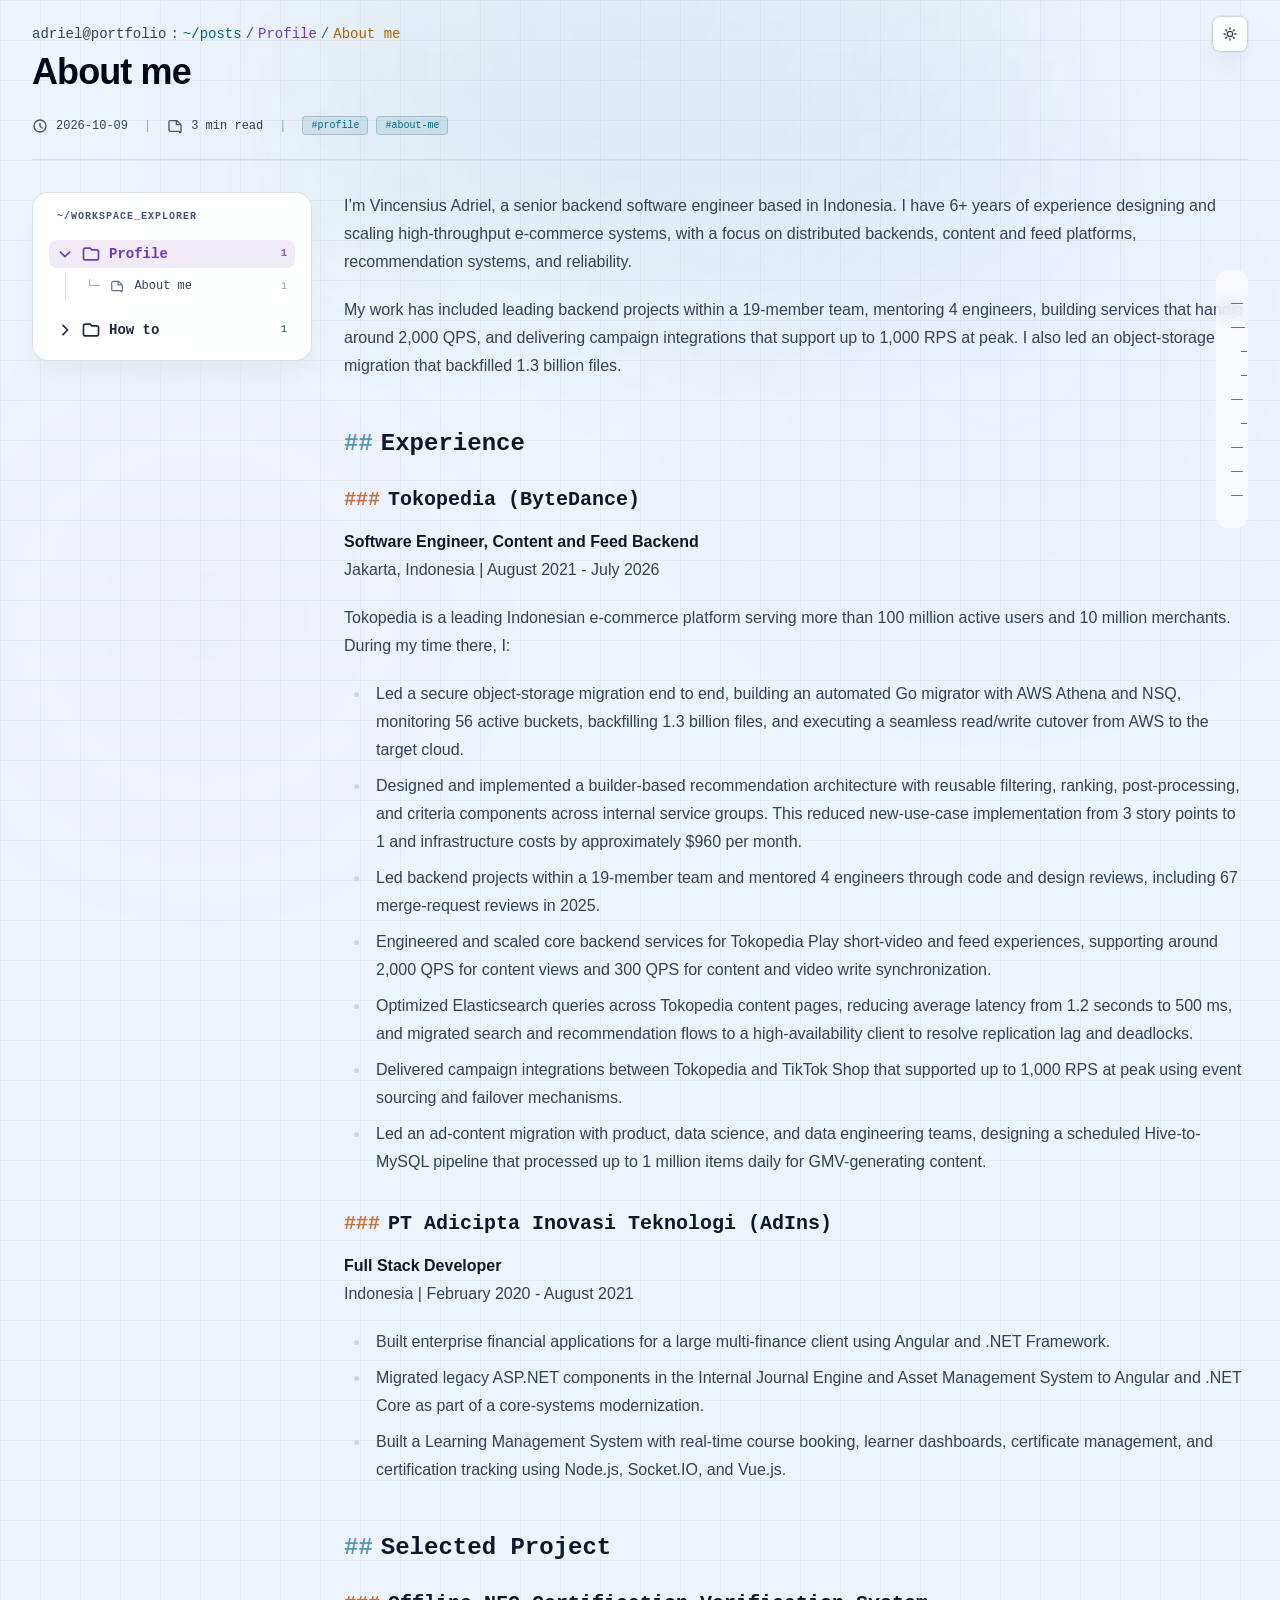
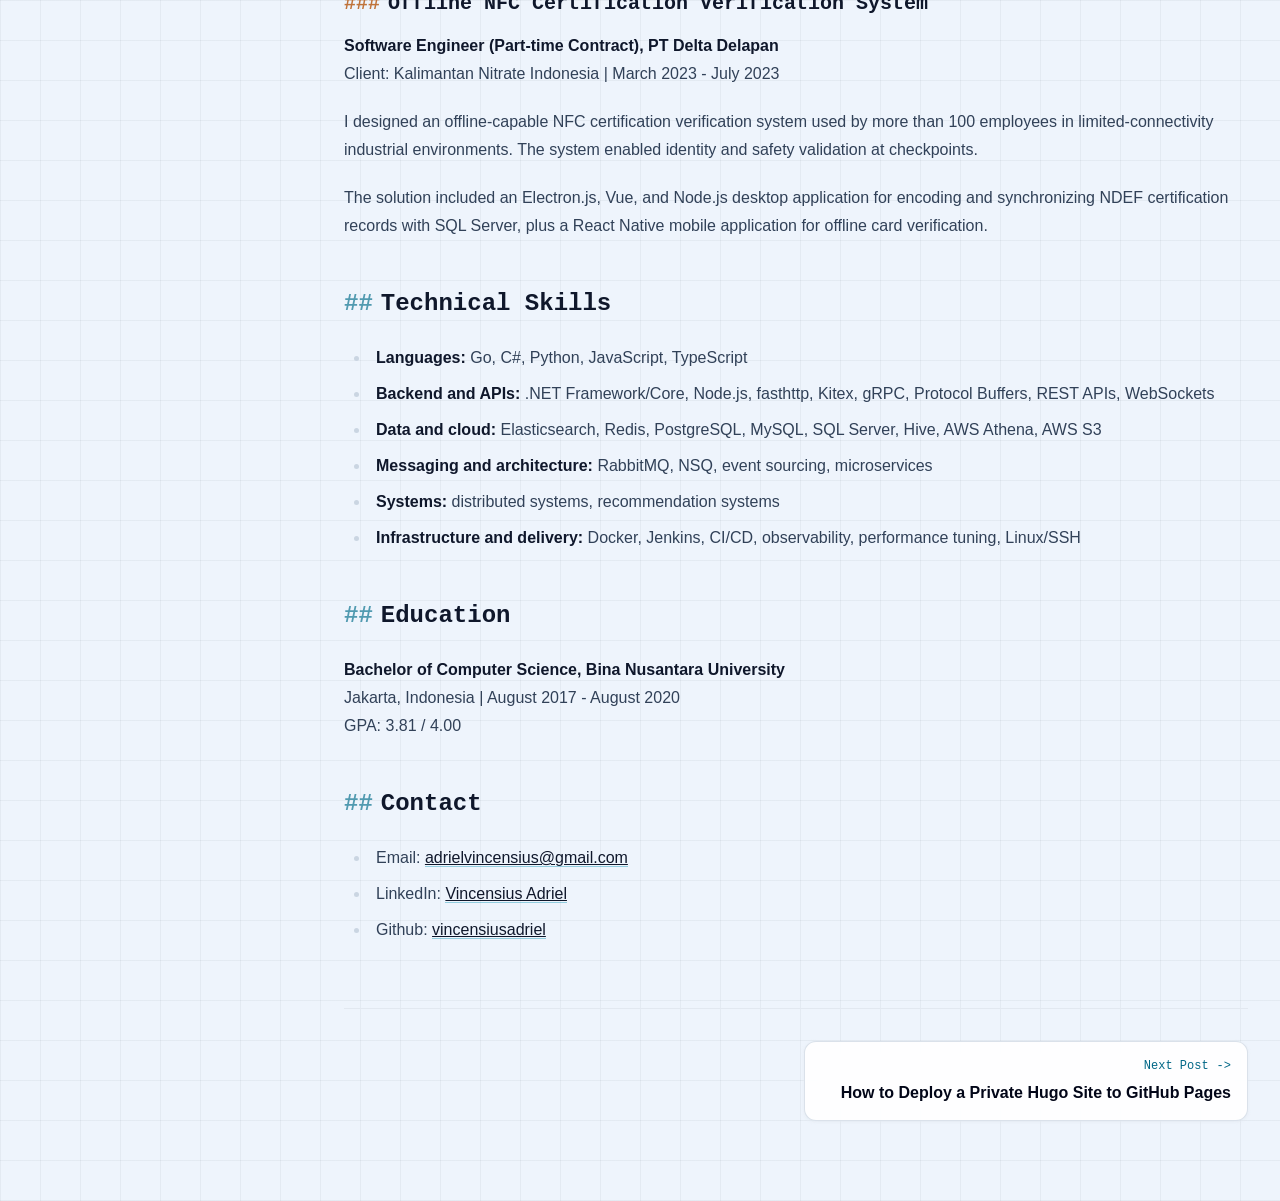
<file: posts/profile/about_me/about_me/index.html>
<!doctype html><html lang=en-us class=scroll-smooth x-data=themeToggle><head><meta charset=utf-8><meta name=viewport content="width=device-width,initial-scale=1"><meta name=color-scheme content="light dark"><title>About me | Adriel's Portfolio</title><script src=/js/theme-scheme.728cc794b20914082a57bfe51ceb73a14cff2437c23c5c0ee3c2f0db88906d94.js integrity="sha256-cozHlLIJFAgqV7/lHOtzoUz/JDfCPFwO48Lw24iQbZQ=" crossorigin=anonymous></script><link rel=stylesheet href=/css/main.86b9f40b6a0e0cc98c6767ea21fa5c7d27d478be75fdd1663c678f2e48030283.css integrity="sha256-hrn0C2oODMmMZ2fqIfpcfSfUeL51/dFmPGePLkgDAoM=" crossorigin=anonymous><link rel=stylesheet href=/css/custom.788d962f2669d2a317c4f054971b04730b4ef89d23a3e83741158819b997ad4b.css integrity="sha256-eI2WLyZp0qMXxPBUlxsEcwtO+J0jo+g3QRWIGbmXrUs=" crossorigin=anonymous><script src=/js/main.cb27074bf61345f2470e300a818c52a4f5abc2df62e62c7552f097a1ec1d8359.js integrity="sha256-yycHS/YTRfJHDjAKgYxSpPWrwt9i5ix1UvCXoewdg1k=" crossorigin=anonymous defer></script></head><body class="min-h-screen bg-background text-foreground"><a class=nerdy-skip-link href=#main-content>Skip to main content</a><div class="fixed right-4 top-4 z-[80] sm:right-6 lg:right-8"><button class="nerdy-icon-button shadow-xl shadow-slate-300/30 backdrop-blur-md ring-1 ring-slate-900/5 dark:shadow-black/30 dark:ring-white/10" type=button aria-label="Toggle theme" aria-pressed=false x-on:click=toggle() x-bind:aria-pressed=dark.toString() x-bind:aria-label="dark ? 'Switch to light mode' : 'Switch to dark mode'">
<span x-show=dark x-cloak><svg class="h-4 w-4" aria-hidden="true" fill="none" stroke="currentColor" viewBox="0 0 24 24" stroke-width="2"><path stroke-linecap="round" stroke-linejoin="round" d="M20.354 15.354A9 9 0 018.646 3.646 9.003 9.003.0 0012 21a9.003 9.003.0 008.354-5.646z"/></svg>
</span><span x-show=!dark x-cloak><svg class="h-4 w-4" aria-hidden="true" fill="none" stroke="currentColor" viewBox="0 0 24 24" stroke-width="2"><path stroke-linecap="round" stroke-linejoin="round" d="M12 3v2m0 14v2m9-9h-2M5 12H3m15.364-6.364L16.95 7.05m-9.9 9.9-1.414 1.414m12.728.0-1.414-1.414m-9.9-9.9L5.636 5.636M12 8a4 4 0 100 8 4 4 0 000-8z"/></svg></span></button></div><main id=main-content tabindex=-1 class=w-full><div class="nerdy-page-surface nerdy-page-surface--post"><div class=nerdy-ambient-bg></div><div class="nerdy-top-glow max-w-3xl"></div><div class="nerdy-container pt-6"><header class="mb-8 border-b border-slate-300/70 pb-6 dark:border-slate-700"><div class=min-w-0><div class="mb-2 flex flex-wrap items-center gap-1 font-mono text-xs nerdy-muted-soft md:text-sm"><a class="nerdy-muted transition-colors hover:text-slate-950 hover:underline dark:hover:text-white" href=/>adriel@portfolio</a><span>:</span><a class="text-accent-cyan transition-colors hover:underline" href=/posts/>~/posts</a><span>/</span><span class=text-accent-purple>Profile</span><span>/</span><a class="text-accent-amber transition-colors hover:underline" href=/posts/#subject-profile-topic-about-me>About me</a></div><h1 class="text-2xl font-bold tracking-tight text-slate-950 dark:text-white md:text-4xl">About me</h1><div class="mt-6 flex flex-wrap items-center gap-x-4 gap-y-2 font-mono text-xs nerdy-muted"><div class="flex items-center gap-2"><svg class="h-4 w-4 text-slate-600 dark:text-slate-500" aria-hidden="true" fill="none" stroke="currentColor" viewBox="0 0 24 24" stroke-width="2"><path stroke-linecap="round" stroke-linejoin="round" d="M12 8v4l3 3m6-3A9 9 0 113 12a9 9 0 0118 0z"/></svg>
<time datetime=2026-10-09>2026-10-09</time></div><span class="hidden text-slate-400 dark:text-slate-600 md:block">|</span><div class="flex items-center gap-2"><svg class="h-4 w-4 text-slate-600 dark:text-slate-500" aria-hidden="true" fill="none" stroke="currentColor" viewBox="0 0 24 24" stroke-width="2"><path stroke-linecap="round" stroke-linejoin="round" d="M19 20H5a2 2 0 01-2-2V6a2 2 0 012-2h10l6 6v10a2 2 0 01-2 2z"/><path stroke-linecap="round" stroke-linejoin="round" d="M14 4v6h6"/></svg>
<span>3 min read</span></div><span class="hidden text-slate-400 dark:text-slate-600 md:block">|</span><div class="flex flex-wrap gap-2"><span class="nerdy-chip nerdy-chip-cyan">#profile</span>
<span class="nerdy-chip nerdy-chip-cyan">#about-me</span></div></div></div></header></div><div class="nerdy-container grid grid-cols-1 items-start gap-8 lg:grid-cols-12" x-data="{ expandedSubject: &#34;profile&#34;, openSubject(id) { this.expandedSubject = this.expandedSubject === id ? '' : id } }"><aside class="nerdy-sticky-sidebar lg:sticky lg:top-6 lg:col-span-3" x-data="{ workspaceOpen: false }"><div class=nerdy-sticky-sidebar-card><button class="mb-0 flex w-full items-center justify-between gap-3 px-2 font-mono text-[10px] font-bold uppercase tracking-widest nerdy-muted-soft transition-colors hover:text-slate-950 dark:hover:text-white lg:mb-4 lg:cursor-default lg:hover:text-inherit dark:lg:hover:text-inherit" type=button x-on:click="workspaceOpen = !workspaceOpen" x-bind:aria-expanded="(workspaceOpen || window.matchMedia('(min-width: 1024px)').matches).toString()" aria-controls=workspace-explorer-nav>
<span>~/WORKSPACE_EXPLORER</span>
<svg class="h-4 w-4 shrink-0 transition-transform lg:hidden" x-bind:class="workspaceOpen ? 'rotate-0' : '-rotate-90'" fill="none" stroke="currentColor" viewBox="0 0 24 24" stroke-width="2.5" aria-hidden="true"><path stroke-linecap="round" stroke-linejoin="round" d="M19 9l-7 7-7-7"/></svg></button><nav id=workspace-explorer-nav class="mt-4 space-y-4 lg:mt-0" x-bind:class="workspaceOpen ? 'block' : 'hidden lg:block'"><div><button class=post-sidebar-subject type=button aria-expanded=true aria-controls=workspace-subject-profile x-on:click='openSubject("profile")' x-bind:aria-expanded='expandedSubject === "profile"'>
<svg class="post-sidebar-subject-chevron" fill="none" stroke="currentColor" viewBox="0 0 24 24" stroke-width="2.5" aria-hidden="true"><path stroke-linecap="round" stroke-linejoin="round" d="M19 9l-7 7-7-7"/></svg>
<svg class="h-5 w-5 shrink-0" aria-hidden="true" fill="none" stroke="currentColor" viewBox="0 0 24 24" stroke-width="2"><path stroke-linecap="round" stroke-linejoin="round" d="M3 7v10a2 2 0 002 2h14a2 2 0 002-2V9a2 2 0 00-2-2h-6l-2-2H5A2 2 0 003 7z"/></svg>
<span>Profile</span>
<span class=post-sidebar-subject-count>1</span></button><div id=workspace-subject-profile class="ml-4 mt-1 space-y-1 border-l border-slate-300/80 pl-3 dark:border-slate-700/60" x-show='expandedSubject === "profile"'><a class="flex w-full items-center gap-2.5 rounded-lg px-2 py-1.5 text-left font-mono text-xs nerdy-muted transition-colors hover:bg-slate-100/80 hover:text-slate-950 dark:hover:bg-slate-800/50 dark:hover:text-white" href=/posts/#subject-profile-topic-about-me data-topic-id=subject-profile-topic-about-me data-subject-id=profile data-subject-label=Profile data-topic-label="About me"><span class="text-slate-400 dark:text-slate-600">└─</span>
<svg class="h-3.5 w-3.5 shrink-0 text-slate-500" aria-hidden="true" fill="none" stroke="currentColor" viewBox="0 0 24 24" stroke-width="2"><path stroke-linecap="round" stroke-linejoin="round" d="M19 20H5a2 2 0 01-2-2V6a2 2 0 012-2h10l6 6v10a2 2 0 01-2 2z"/><path stroke-linecap="round" stroke-linejoin="round" d="M14 4v6h6"/></svg>
<span>About me</span>
<span class="ml-auto text-[10px] text-slate-400 dark:text-slate-600">1</span></a></div></div><div><button class=post-sidebar-subject type=button aria-expanded=false aria-controls=workspace-subject-how-to x-on:click='openSubject("how-to")' x-bind:aria-expanded='expandedSubject === "how-to"'>
<svg class="post-sidebar-subject-chevron" fill="none" stroke="currentColor" viewBox="0 0 24 24" stroke-width="2.5" aria-hidden="true"><path stroke-linecap="round" stroke-linejoin="round" d="M19 9l-7 7-7-7"/></svg>
<svg class="h-5 w-5 shrink-0" aria-hidden="true" fill="none" stroke="currentColor" viewBox="0 0 24 24" stroke-width="2"><path stroke-linecap="round" stroke-linejoin="round" d="M3 7v10a2 2 0 002 2h14a2 2 0 002-2V9a2 2 0 00-2-2h-6l-2-2H5A2 2 0 003 7z"/></svg>
<span>How to</span>
<span class=post-sidebar-subject-count>1</span></button><div id=workspace-subject-how-to class="ml-4 mt-1 space-y-1 border-l border-slate-300/80 pl-3 dark:border-slate-700/60" x-show='expandedSubject === "how-to"' x-cloak><a class="flex w-full items-center gap-2.5 rounded-lg px-2 py-1.5 text-left font-mono text-xs nerdy-muted transition-colors hover:bg-slate-100/80 hover:text-slate-950 dark:hover:bg-slate-800/50 dark:hover:text-white" href=/posts/#subject-how-to-topic-hugo data-topic-id=subject-how-to-topic-hugo data-subject-id=how-to data-subject-label="How to" data-topic-label=Hugo><span class="text-slate-400 dark:text-slate-600">└─</span>
<svg class="h-3.5 w-3.5 shrink-0 text-slate-500" aria-hidden="true" fill="none" stroke="currentColor" viewBox="0 0 24 24" stroke-width="2"><path stroke-linecap="round" stroke-linejoin="round" d="M19 20H5a2 2 0 01-2-2V6a2 2 0 012-2h10l6 6v10a2 2 0 01-2 2z"/><path stroke-linecap="round" stroke-linejoin="round" d="M14 4v6h6"/></svg>
<span>Hugo</span>
<span class="ml-auto text-[10px] text-slate-400 dark:text-slate-600">1</span></a></div></div></nav></div></aside><main class="min-w-0 lg:col-span-9"><article class="nerdy-prose prose prose-slate max-w-none dark:prose-invert"><p>I&rsquo;m Vincensius Adriel, a senior backend software engineer based in Indonesia. I
have 6+ years of experience designing and scaling high-throughput e-commerce
systems, with a focus on distributed backends, content and feed platforms,
recommendation systems, and reliability.</p><p>My work has included leading backend projects within a 19-member team,
mentoring 4 engineers, building services that handle around 2,000 QPS, and
delivering campaign integrations that support up to 1,000 RPS at peak. I also
led an object-storage migration that backfilled 1.3 billion files.</p><h2 id=experience>Experience</h2><h3 id=tokopedia-bytedance>Tokopedia (ByteDance)</h3><p><strong>Software Engineer, Content and Feed Backend</strong><br>Jakarta, Indonesia | August 2021 - July 2026</p><p>Tokopedia is a leading Indonesian e-commerce platform serving more than 100
million active users and 10 million merchants. During my time there, I:</p><ul><li>Led a secure object-storage migration end to end, building an automated Go
migrator with AWS Athena and NSQ, monitoring 56 active buckets, backfilling
1.3 billion files, and executing a seamless read/write cutover from AWS to
the target cloud.</li><li>Designed and implemented a builder-based recommendation architecture with
reusable filtering, ranking, post-processing, and criteria components across
internal service groups. This reduced new-use-case implementation from 3
story points to 1 and infrastructure costs by approximately $960 per month.</li><li>Led backend projects within a 19-member team and mentored 4 engineers through
code and design reviews, including 67 merge-request reviews in 2025.</li><li>Engineered and scaled core backend services for Tokopedia Play short-video
and feed experiences, supporting around 2,000 QPS for content views and 300
QPS for content and video write synchronization.</li><li>Optimized Elasticsearch queries across Tokopedia content pages, reducing
average latency from 1.2 seconds to 500 ms, and migrated search and
recommendation flows to a high-availability client to resolve replication
lag and deadlocks.</li><li>Delivered campaign integrations between Tokopedia and TikTok Shop that
supported up to 1,000 RPS at peak using event sourcing and failover
mechanisms.</li><li>Led an ad-content migration with product, data science, and data engineering
teams, designing a scheduled Hive-to-MySQL pipeline that processed up to 1
million items daily for GMV-generating content.</li></ul><h3 id=pt-adicipta-inovasi-teknologi-adins>PT Adicipta Inovasi Teknologi (AdIns)</h3><p><strong>Full Stack Developer</strong><br>Indonesia | February 2020 - August 2021</p><ul><li>Built enterprise financial applications for a large multi-finance client
using Angular and .NET Framework.</li><li>Migrated legacy ASP.NET components in the Internal Journal Engine and Asset
Management System to Angular and .NET Core as part of a core-systems
modernization.</li><li>Built a Learning Management System with real-time course booking, learner
dashboards, certificate management, and certification tracking using
Node.js, Socket.IO, and Vue.js.</li></ul><h2 id=selected-project>Selected Project</h2><h3 id=offline-nfc-certification-verification-system>Offline NFC Certification Verification System</h3><p><strong>Software Engineer (Part-time Contract), PT Delta Delapan</strong><br>Client: Kalimantan Nitrate Indonesia | March 2023 - July 2023</p><p>I designed an offline-capable NFC certification verification system used by
more than 100 employees in limited-connectivity industrial environments. The
system enabled identity and safety validation at checkpoints.</p><p>The solution included an Electron.js, Vue, and Node.js desktop application for
encoding and synchronizing NDEF certification records with SQL Server, plus a
React Native mobile application for offline card verification.</p><h2 id=technical-skills>Technical Skills</h2><ul><li><strong>Languages:</strong> Go, C#, Python, JavaScript, TypeScript</li><li><strong>Backend and APIs:</strong> .NET Framework/Core, Node.js, fasthttp, Kitex, gRPC,
Protocol Buffers, REST APIs, WebSockets</li><li><strong>Data and cloud:</strong> Elasticsearch, Redis, PostgreSQL, MySQL, SQL Server, Hive,
AWS Athena, AWS S3</li><li><strong>Messaging and architecture:</strong> RabbitMQ, NSQ, event sourcing, microservices</li><li><strong>Systems:</strong> distributed systems, recommendation systems</li><li><strong>Infrastructure and delivery:</strong> Docker, Jenkins, CI/CD, observability,
performance tuning, Linux/SSH</li></ul><h2 id=education>Education</h2><p><strong>Bachelor of Computer Science, Bina Nusantara University</strong><br>Jakarta, Indonesia | August 2017 - August 2020<br>GPA: 3.81 / 4.00</p><h2 id=contact>Contact</h2><ul><li>Email: <a href=mailto:adrielvincensius@gmail.com>adrielvincensius@gmail.com</a></li><li>LinkedIn: <a href=https://www.linkedin.com/in/vincensius-adriel-b830a6172/>Vincensius Adriel</a></li><li>Github: <a href=https://github.com/vincensiusadriel>vincensiusadriel</a></li></ul></article><nav class="mt-16 grid gap-4 border-t border-slate-200 pt-8 dark:border-slate-700 md:grid-cols-2" aria-label="Post navigation"><div class="hidden md:block"></div><a class="group nerdy-nav-card text-right" href=/posts/how_to/hugo/deploy-hugo-sites-to-github-pages/><div class="mb-2 flex items-center justify-end gap-2 font-mono text-xs text-accent-cyan"><span>Next Post</span>
<span class="transition-transform group-hover:translate-x-1">-></span></div><div class="font-bold leading-snug text-slate-950 dark:text-slate-100">How to Deploy a Private Hugo Site to GitHub Pages</div></a></nav></main></div><aside class="fixed right-8 top-[30%] z-50 hidden xl:block"><nav class="toc-card group" aria-label="Table of contents"><div class=toc-heading aria-hidden=true><span class=toc-bar aria-hidden=true></span>
<span class=toc-label>ON THIS PAGE</span></div><a class=toc-link href=#experience data-toc-link data-target=experience><span class=toc-bar aria-hidden=true></span>
<span class=toc-text>Experience</span>
</a><a class="toc-link toc-link--child" href=#tokopedia-bytedance data-toc-link data-target=tokopedia-bytedance><span class=toc-bar aria-hidden=true></span>
<span class=toc-text>Tokopedia (ByteDance)</span>
</a><a class="toc-link toc-link--child" href=#pt-adicipta-inovasi-teknologi-adins data-toc-link data-target=pt-adicipta-inovasi-teknologi-adins><span class=toc-bar aria-hidden=true></span>
<span class=toc-text>PT Adicipta Inovasi Teknologi (AdIns)</span>
</a><a class=toc-link href=#selected-project data-toc-link data-target=selected-project><span class=toc-bar aria-hidden=true></span>
<span class=toc-text>Selected Project</span>
</a><a class="toc-link toc-link--child" href=#offline-nfc-certification-verification-system data-toc-link data-target=offline-nfc-certification-verification-system><span class=toc-bar aria-hidden=true></span>
<span class=toc-text>Offline NFC Certification Verification System</span>
</a><a class=toc-link href=#technical-skills data-toc-link data-target=technical-skills><span class=toc-bar aria-hidden=true></span>
<span class=toc-text>Technical Skills</span>
</a><a class=toc-link href=#education data-toc-link data-target=education><span class=toc-bar aria-hidden=true></span>
<span class=toc-text>Education</span>
</a><a class=toc-link href=#contact data-toc-link data-target=contact><span class=toc-bar aria-hidden=true></span>
<span class=toc-text>Contact</span></a></nav></aside></div></main></body></html>
</file>
